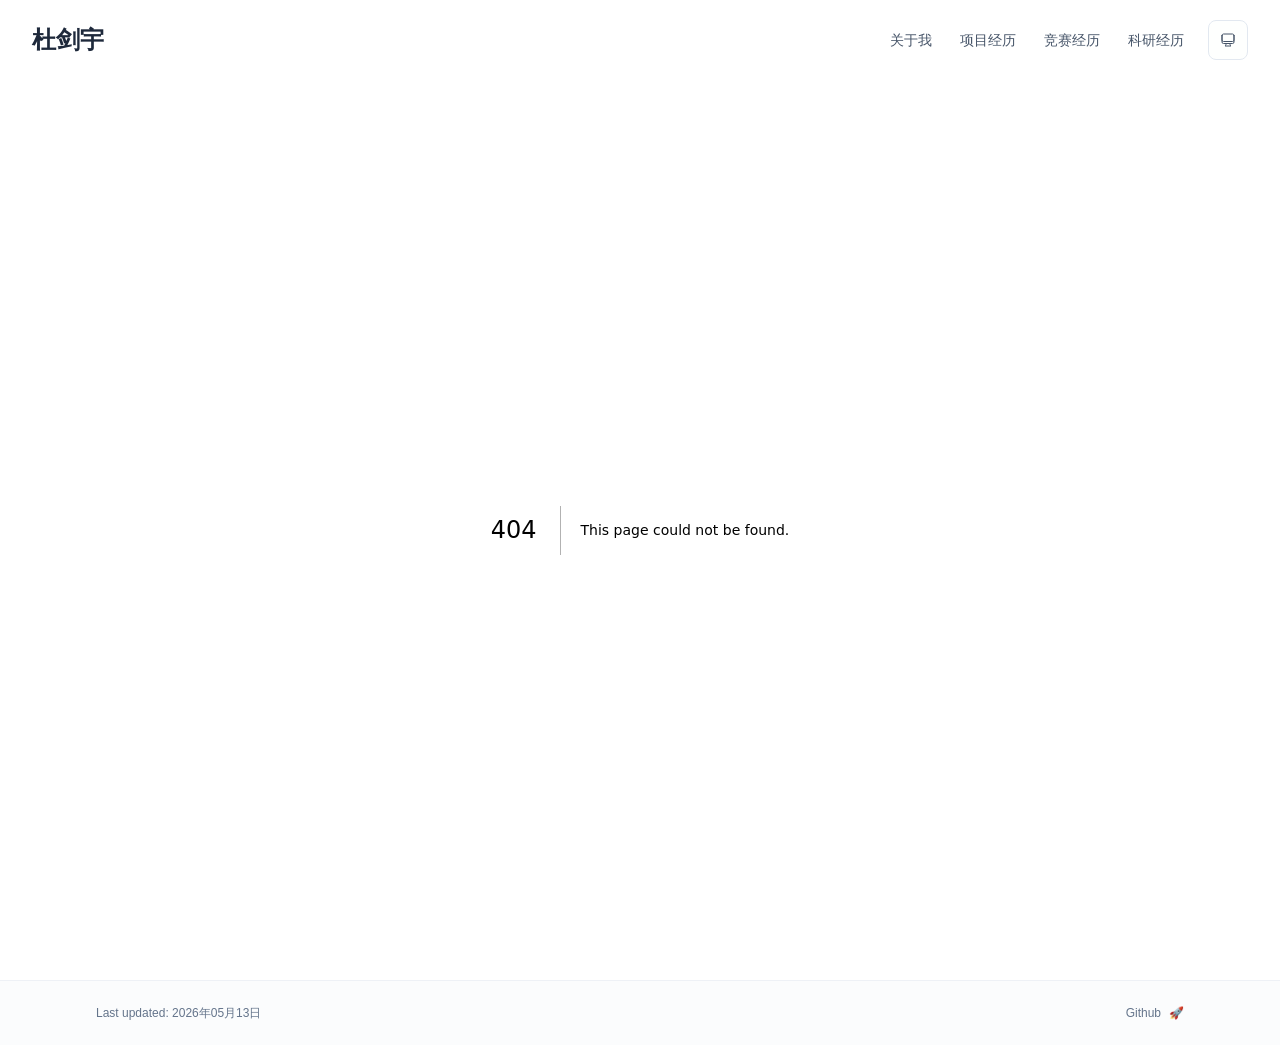
<file: 404/index.html>
<!DOCTYPE html><html lang="en" class="scroll-smooth"><head><meta charSet="utf-8"/><meta name="viewport" content="width=device-width, initial-scale=1"/><link rel="stylesheet" href="/_next/static/css/2c443dc10fea900f.css" data-precedence="next"/><link rel="preload" as="script" fetchPriority="low" href="/_next/static/chunks/webpack-af78f5c2c11af041.js"/><script src="/_next/static/chunks/4bd1b696-70b6d399998de86a.js" async=""></script><script src="/_next/static/chunks/684-5aaa8290a129f299.js" async=""></script><script src="/_next/static/chunks/main-app-0c5c47f20a03ae47.js" async=""></script><script src="/_next/static/chunks/461-a9a5d7b05a71d978.js" async=""></script><script src="/_next/static/chunks/244-4831b58e8cf43dd3.js" async=""></script><script src="/_next/static/chunks/629-402ea8118379aab0.js" async=""></script><script src="/_next/static/chunks/app/layout-4342220c64546e56.js" async=""></script><meta name="robots" content="noindex"/><title>404: This page could not be found.</title><link rel="icon" href="/favicon.svg" type="image/svg+xml"/><link rel="dns-prefetch" href="https://jialeliu.com"/><link rel="preconnect" href="https://jialeliu.com" crossorigin=""/><link rel="preload" as="font" type="font/woff2" href="https://jialeliu.com/fonts/georgiab.woff2" crossorigin=""/><script>
              try {
                const theme = localStorage.getItem('theme-storage');
                const parsed = theme ? JSON.parse(theme) : null;
                const setting = parsed?.state?.theme || 'system';
                const prefersDark = typeof window !== 'undefined' && window.matchMedia && window.matchMedia('(prefers-color-scheme: dark)').matches;
                const effective = setting === 'dark' ? 'dark' : (setting === 'light' ? 'light' : (prefersDark ? 'dark' : 'light'));
                var root = document.documentElement;
                root.classList.add(effective);
                root.setAttribute('data-theme', effective);
              } catch (e) {
                var root = document.documentElement;
                root.classList.add('light');
                root.setAttribute('data-theme', 'light');
              }
            </script><script>
    try {
      const cfg = {"enabled":false,"locales":["en"],"defaultLocale":"en","mode":"auto","fixedLocale":"en","persist":true,"switcher":true,"labels":{"en":"en"}};
      const storageKey = 'locale-storage';
      const normalize = (value) => typeof value === 'string' ? value.trim().replace('_', '-').toLowerCase() : '';
      const matchLocale = (candidate) => {
        const normalized = normalize(candidate);
        if (!normalized) return null;
        if (cfg.locales.includes(normalized)) return normalized;
        const language = normalized.split('-')[0];
        if (cfg.locales.includes(language)) return language;
        return null;
      };

      let resolved = null;

      if (cfg.persist) {
        resolved = matchLocale(localStorage.getItem(storageKey));
      }

      if (!resolved) {
        if (cfg.mode === 'fixed') {
          resolved = cfg.fixedLocale;
        } else {
          resolved = matchLocale(navigator.language);
        }
      }

      if (!resolved) {
        resolved = cfg.defaultLocale;
      }

      const root = document.documentElement;
      root.lang = resolved;
      root.setAttribute('data-locale', resolved);

      if (cfg.persist) {
        localStorage.setItem(storageKey, resolved);
      }
    } catch (e) {
      const root = document.documentElement;
      root.lang = 'en';
      root.setAttribute('data-locale', 'en');
    }
  </script><script>
              (function(c,l,a,r,i,t,y){
                c[a]=c[a]||function(){(c[a].q=c[a].q||[]).push(arguments)};
                t=l.createElement(r);t.async=1;t.src="https://www.clarity.ms/tag/"+i;
                y=l.getElementsByTagName(r)[0];y.parentNode.insertBefore(t,y);
              })(window, document, "clarity", "script", "wr0d6cjcry");
            </script><title>杜剑宇</title><meta name="description" content="个人主页"/><meta name="author" content="杜剑宇"/><meta name="keywords" content="杜剑宇,PhD,Research,北京理工大学"/><meta name="creator" content="杜剑宇"/><meta name="publisher" content="杜剑宇"/><meta property="og:title" content="杜剑宇"/><meta property="og:description" content="个人主页"/><meta property="og:site_name" content="杜剑宇&#x27;s Academic Website"/><meta property="og:locale" content="en_US"/><meta property="og:type" content="website"/><meta name="twitter:card" content="summary"/><meta name="twitter:title" content="杜剑宇"/><meta name="twitter:description" content="个人主页"/><link rel="icon" href="/favicon.svg"/><script>document.querySelectorAll('body link[rel="icon"], body link[rel="apple-touch-icon"]').forEach(el => document.head.appendChild(el))</script><script src="/_next/static/chunks/polyfills-42372ed130431b0a.js" noModule=""></script></head><body class="font-sans antialiased"><div style="visibility:hidden"><nav class="fixed top-0 left-0 right-0 z-50" data-headlessui-state=""><div class="transition-all duration-300 ease-out bg-transparent" style="transform:translateY(-100px)"><div class="max-w-7xl mx-auto px-4 sm:px-6 lg:px-8"><div class="flex justify-between items-center h-16 lg:h-20"><div class="flex-shrink-0" tabindex="0"><a class="text-xl lg:text-2xl font-serif font-semibold text-primary hover:text-accent transition-colors duration-200" href="/">杜剑宇</a></div><div class="hidden lg:block"><div class="ml-10 flex items-center space-x-3"><div class="relative flex items-baseline space-x-1"><a data-nav-href="/" class="relative px-3 py-2 text-sm font-medium rounded-lg transition-colors duration-150 text-neutral-600" href="/">关于我</a><a data-nav-href="/teaching" class="relative px-3 py-2 text-sm font-medium rounded-lg transition-colors duration-150 text-neutral-600" href="/teaching/">项目经历</a><a data-nav-href="/awards" class="relative px-3 py-2 text-sm font-medium rounded-lg transition-colors duration-150 text-neutral-600" href="/awards/">竞赛经历</a><a data-nav-href="/publications" class="relative px-3 py-2 text-sm font-medium rounded-lg transition-colors duration-150 text-neutral-600" href="/publications/">科研经历</a></div><div class="flex items-center justify-center w-10 h-10 rounded-lg border border-neutral-200 dark:border-[rgba(148,163,184,0.24)] bg-background dark:bg-neutral-800"><div class="w-4 h-4 rounded-full bg-neutral-300 animate-pulse"></div></div></div></div><div class="lg:hidden flex items-center space-x-2"><div class="flex items-center justify-center w-10 h-10 rounded-lg border border-neutral-200 dark:border-[rgba(148,163,184,0.24)] bg-background dark:bg-neutral-800"><div class="w-4 h-4 rounded-full bg-neutral-300 animate-pulse"></div></div><button class="inline-flex items-center justify-center p-2 rounded-md text-neutral-600 hover:text-primary hover:bg-neutral-100 dark:hover:bg-neutral-800 focus:outline-none focus:ring-2 focus:ring-inset focus:ring-accent transition-colors duration-200" id="headlessui-disclosure-button-«R7pdb»" type="button" aria-expanded="false" data-headlessui-state=""><span class="sr-only">Open main menu</span><div><svg xmlns="http://www.w3.org/2000/svg" fill="none" viewBox="0 0 24 24" stroke-width="1.5" stroke="currentColor" aria-hidden="true" data-slot="icon" class="block h-6 w-6"><path stroke-linecap="round" stroke-linejoin="round" d="M3.75 6.75h16.5M3.75 12h16.5m-16.5 5.25h16.5"></path></svg></div></button></div></div></div></div></nav><main class="min-h-screen pt-16 lg:pt-20"><div style="font-family:system-ui,&quot;Segoe UI&quot;,Roboto,Helvetica,Arial,sans-serif,&quot;Apple Color Emoji&quot;,&quot;Segoe UI Emoji&quot;;height:100vh;text-align:center;display:flex;flex-direction:column;align-items:center;justify-content:center"><div><style>body{color:#000;background:#fff;margin:0}.next-error-h1{border-right:1px solid rgba(0,0,0,.3)}@media (prefers-color-scheme:dark){body{color:#fff;background:#000}.next-error-h1{border-right:1px solid rgba(255,255,255,.3)}}</style><h1 class="next-error-h1" style="display:inline-block;margin:0 20px 0 0;padding:0 23px 0 0;font-size:24px;font-weight:500;vertical-align:top;line-height:49px">404</h1><div style="display:inline-block"><h2 style="font-size:14px;font-weight:400;line-height:49px;margin:0">This page could not be found.</h2></div></div></div><!--$--><!--/$--><!--$--><!--/$--></main><footer class="border-t border-neutral-200/50 bg-neutral-50/50 dark:bg-neutral-900/50 dark:border-neutral-700/50"><div class="max-w-6xl mx-auto px-4 sm:px-6 lg:px-8 py-6"><div class="flex flex-col sm:flex-row justify-between items-center gap-2"><p class="text-xs text-neutral-500">Last updated<!-- -->: <!-- -->2026年05月13日</p><p class="text-xs text-neutral-500 flex items-center"><a href="https://github.com/WanlingMu" target="_blank" rel="noopener noreferrer" class="hover:text-accent transition-colors">Github</a><span class="ml-2">🚀</span></p></div></div></footer></div><script src="/_next/static/chunks/webpack-af78f5c2c11af041.js" async=""></script><script>(self.__next_f=self.__next_f||[]).push([0])</script><script>self.__next_f.push([1,"1:\"$Sreact.fragment\"\n3:I[3719,[\"461\",\"static/chunks/461-a9a5d7b05a71d978.js\",\"244\",\"static/chunks/244-4831b58e8cf43dd3.js\",\"629\",\"static/chunks/629-402ea8118379aab0.js\",\"177\",\"static/chunks/app/layout-4342220c64546e56.js\"],\"ThemeProvider\"]\n4:I[310,[\"461\",\"static/chunks/461-a9a5d7b05a71d978.js\",\"244\",\"static/chunks/244-4831b58e8cf43dd3.js\",\"629\",\"static/chunks/629-402ea8118379aab0.js\",\"177\",\"static/chunks/app/layout-4342220c64546e56.js\"],\"LocaleProvider\"]\n5:I[4574,[\"461\",\"static/chunks/461-a9a5d7b05a71d978.js\",\"244\",\"static/chunks/244-4831b58e8cf43dd3.js\",\"629\",\"static/chunks/629-402ea8118379aab0.js\",\"177\",\"static/chunks/app/layout-4342220c64546e56.js\"],\"default\"]\n6:I[7555,[],\"\"]\n7:I[1295,[],\"\"]\n8:I[2548,[\"461\",\"static/chunks/461-a9a5d7b05a71d978.js\",\"244\",\"static/chunks/244-4831b58e8cf43dd3.js\",\"629\",\"static/chunks/629-402ea8118379aab0.js\",\"177\",\"static/chunks/app/layout-4342220c64546e56.js\"],\"default\"]\n9:I[9665,[],\"MetadataBoundary\"]\nb:I[9665,[],\"OutletBoundary\"]\ne:I[4911,[],\"AsyncMetadataOutlet\"]\n10:I[9665,[],\"ViewportBoundary\"]\n12:I[6614,[],\"\"]\n:HL[\"/_next/static/css/2c443dc10fea900f.css\",\"style\"]\n2:T579,\n    try {\n      const cfg = {\"enabled\":false,\"locales\":[\"en\"],\"defaultLocale\":\"en\",\"mode\":\"auto\",\"fixedLocale\":\"en\",\"persist\":true,\"switcher\":true,\"labels\":{\"en\":\"en\"}};\n      const storageKey = 'locale-storage';\n      const normalize = (value) =\u003e typeof value === 'string' ? value.trim().replace('_', '-').toLowerCase() : '';\n      const matchLocale = (candidate) =\u003e {\n        const normalized = normalize(candidate);\n        if (!normalized) return null;\n        if (cfg.locales.includes(normalized)) return normalized;\n        const language = normalized.split('-')[0];\n        if (cfg.locales.includes(language)) return language;\n        return null;\n      };\n\n      let resolved = null;\n\n      if (cfg.persist) {\n        resolved = matchLocale(localStorage.getItem(storageKey));\n      }\n\n      if (!resolved) {\n        if (cfg.mode === 'fixed') {\n          resolved = cfg.fixedLocale;\n        } else {\n          resol"])</script><script>self.__next_f.push([1,"ved = matchLocale(navigator.language);\n        }\n      }\n\n      if (!resolved) {\n        resolved = cfg.defaultLocale;\n      }\n\n      const root = document.documentElement;\n      root.lang = resolved;\n      root.setAttribute('data-locale', resolved);\n\n      if (cfg.persist) {\n        localStorage.setItem(storageKey, resolved);\n      }\n    } catch (e) {\n      const root = document.documentElement;\n      root.lang = 'en';\n      root.setAttribute('data-locale', 'en');\n    }\n  "])</script><script>self.__next_f.push([1,"0:{\"P\":null,\"b\":\"Jc8arTrcCLXsqeOPu9hVr\",\"p\":\"\",\"c\":[\"\",\"_not-found\",\"\"],\"i\":false,\"f\":[[[\"\",{\"children\":[\"/_not-found\",{\"children\":[\"__PAGE__\",{}]}]},\"$undefined\",\"$undefined\",true],[\"\",[\"$\",\"$1\",\"c\",{\"children\":[[[\"$\",\"link\",\"0\",{\"rel\":\"stylesheet\",\"href\":\"/_next/static/css/2c443dc10fea900f.css\",\"precedence\":\"next\",\"crossOrigin\":\"$undefined\",\"nonce\":\"$undefined\"}]],[\"$\",\"html\",null,{\"lang\":\"en\",\"className\":\"scroll-smooth\",\"suppressHydrationWarning\":true,\"children\":[[\"$\",\"head\",null,{\"children\":[[\"$\",\"link\",null,{\"rel\":\"icon\",\"href\":\"/favicon.svg\",\"type\":\"image/svg+xml\"}],[\"$\",\"link\",null,{\"rel\":\"dns-prefetch\",\"href\":\"https://jialeliu.com\"}],[\"$\",\"link\",null,{\"rel\":\"preconnect\",\"href\":\"https://jialeliu.com\",\"crossOrigin\":\"\"}],[\"$\",\"link\",null,{\"rel\":\"preload\",\"as\":\"font\",\"type\":\"font/woff2\",\"href\":\"https://jialeliu.com/fonts/georgiab.woff2\",\"crossOrigin\":\"\"}],[\"$\",\"script\",null,{\"dangerouslySetInnerHTML\":{\"__html\":\"\\n              try {\\n                const theme = localStorage.getItem('theme-storage');\\n                const parsed = theme ? JSON.parse(theme) : null;\\n                const setting = parsed?.state?.theme || 'system';\\n                const prefersDark = typeof window !== 'undefined' \u0026\u0026 window.matchMedia \u0026\u0026 window.matchMedia('(prefers-color-scheme: dark)').matches;\\n                const effective = setting === 'dark' ? 'dark' : (setting === 'light' ? 'light' : (prefersDark ? 'dark' : 'light'));\\n                var root = document.documentElement;\\n                root.classList.add(effective);\\n                root.setAttribute('data-theme', effective);\\n              } catch (e) {\\n                var root = document.documentElement;\\n                root.classList.add('light');\\n                root.setAttribute('data-theme', 'light');\\n              }\\n            \"}}],[\"$\",\"script\",null,{\"dangerouslySetInnerHTML\":{\"__html\":\"$2\"}}],[\"$\",\"script\",null,{\"dangerouslySetInnerHTML\":{\"__html\":\"\\n              (function(c,l,a,r,i,t,y){\\n                c[a]=c[a]||function(){(c[a].q=c[a].q||[]).push(arguments)};\\n                t=l.createElement(r);t.async=1;t.src=\\\"https://www.clarity.ms/tag/\\\"+i;\\n                y=l.getElementsByTagName(r)[0];y.parentNode.insertBefore(t,y);\\n              })(window, document, \\\"clarity\\\", \\\"script\\\", \\\"wr0d6cjcry\\\");\\n            \"}}]]}],[\"$\",\"body\",null,{\"className\":\"font-sans antialiased\",\"children\":[\"$\",\"$L3\",null,{\"children\":[\"$\",\"$L4\",null,{\"config\":{\"enabled\":false,\"locales\":[\"en\"],\"defaultLocale\":\"en\",\"mode\":\"auto\",\"fixedLocale\":\"en\",\"persist\":true,\"switcher\":true,\"labels\":{\"en\":\"en\"}},\"children\":[[\"$\",\"$L5\",null,{\"items\":[{\"title\":\"关于我\",\"type\":\"page\",\"target\":\"about\",\"href\":\"/\"},{\"title\":\"项目经历\",\"type\":\"page\",\"target\":\"teaching\",\"href\":\"/teaching\"},{\"title\":\"竞赛经历\",\"type\":\"page\",\"target\":\"awards\",\"href\":\"/awards\"},{\"title\":\"科研经历\",\"type\":\"page\",\"target\":\"publications\",\"href\":\"/publications\"}],\"siteTitle\":\"杜剑宇\",\"enableOnePageMode\":false,\"i18n\":\"$0:f:0:1:1:props:children:1:props:children:1:props:children:props:children:props:config\",\"itemsByLocale\":{\"en\":[{\"title\":\"关于我\",\"type\":\"page\",\"target\":\"about\",\"href\":\"/\"},{\"title\":\"项目经历\",\"type\":\"page\",\"target\":\"teaching\",\"href\":\"/teaching\"},{\"title\":\"竞赛经历\",\"type\":\"page\",\"target\":\"awards\",\"href\":\"/awards\"},{\"title\":\"科研经历\",\"type\":\"page\",\"target\":\"publications\",\"href\":\"/publications\"}]},\"siteTitleByLocale\":{\"en\":\"杜剑宇\"}}],[\"$\",\"main\",null,{\"className\":\"min-h-screen pt-16 lg:pt-20\",\"children\":[\"$\",\"$L6\",null,{\"parallelRouterKey\":\"children\",\"error\":\"$undefined\",\"errorStyles\":\"$undefined\",\"errorScripts\":\"$undefined\",\"template\":[\"$\",\"$L7\",null,{}],\"templateStyles\":\"$undefined\",\"templateScripts\":\"$undefined\",\"notFound\":[[[\"$\",\"title\",null,{\"children\":\"404: This page could not be found.\"}],[\"$\",\"div\",null,{\"style\":{\"fontFamily\":\"system-ui,\\\"Segoe UI\\\",Roboto,Helvetica,Arial,sans-serif,\\\"Apple Color Emoji\\\",\\\"Segoe UI Emoji\\\"\",\"height\":\"100vh\",\"textAlign\":\"center\",\"display\":\"flex\",\"flexDirection\":\"column\",\"alignItems\":\"center\",\"justifyContent\":\"center\"},\"children\":[\"$\",\"div\",null,{\"children\":[[\"$\",\"style\",null,{\"dangerouslySetInnerHTML\":{\"__html\":\"body{color:#000;background:#fff;margin:0}.next-error-h1{border-right:1px solid rgba(0,0,0,.3)}@media (prefers-color-scheme:dark){body{color:#fff;background:#000}.next-error-h1{border-right:1px solid rgba(255,255,255,.3)}}\"}}],[\"$\",\"h1\",null,{\"className\":\"next-error-h1\",\"style\":{\"display\":\"inline-block\",\"margin\":\"0 20px 0 0\",\"padding\":\"0 23px 0 0\",\"fontSize\":24,\"fontWeight\":500,\"verticalAlign\":\"top\",\"lineHeight\":\"49px\"},\"children\":404}],[\"$\",\"div\",null,{\"style\":{\"display\":\"inline-block\"},\"children\":[\"$\",\"h2\",null,{\"style\":{\"fontSize\":14,\"fontWeight\":400,\"lineHeight\":\"49px\",\"margin\":0},\"children\":\"This page could not be found.\"}]}]]}]}]],[]],\"forbidden\":\"$undefined\",\"unauthorized\":\"$undefined\"}]}],[\"$\",\"$L8\",null,{\"footerConfig\":{\"left\":{\"title\":\"Last updated\",\"title_zh\":\"最近更新\",\"content\":\"2026年05月13日\"},\"right\":{\"title\":\"Github\",\"title_zh\":\"Github\",\"icon\":\"🚀\",\"url\":\"https://github.com/WanlingMu\"}}}]]}]}]}]]}]]}],{\"children\":[\"/_not-found\",[\"$\",\"$1\",\"c\",{\"children\":[null,[\"$\",\"$L6\",null,{\"parallelRouterKey\":\"children\",\"error\":\"$undefined\",\"errorStyles\":\"$undefined\",\"errorScripts\":\"$undefined\",\"template\":[\"$\",\"$L7\",null,{}],\"templateStyles\":\"$undefined\",\"templateScripts\":\"$undefined\",\"notFound\":\"$undefined\",\"forbidden\":\"$undefined\",\"unauthorized\":\"$undefined\"}]]}],{\"children\":[\"__PAGE__\",[\"$\",\"$1\",\"c\",{\"children\":[[[\"$\",\"title\",null,{\"children\":\"404: This page could not be found.\"}],[\"$\",\"div\",null,{\"style\":\"$0:f:0:1:1:props:children:1:props:children:1:props:children:props:children:props:children:1:props:children:props:notFound:0:1:props:style\",\"children\":[\"$\",\"div\",null,{\"children\":[[\"$\",\"style\",null,{\"dangerouslySetInnerHTML\":{\"__html\":\"body{color:#000;background:#fff;margin:0}.next-error-h1{border-right:1px solid rgba(0,0,0,.3)}@media (prefers-color-scheme:dark){body{color:#fff;background:#000}.next-error-h1{border-right:1px solid rgba(255,255,255,.3)}}\"}}],[\"$\",\"h1\",null,{\"className\":\"next-error-h1\",\"style\":\"$0:f:0:1:1:props:children:1:props:children:1:props:children:props:children:props:children:1:props:children:props:notFound:0:1:props:children:props:children:1:props:style\",\"children\":404}],[\"$\",\"div\",null,{\"style\":\"$0:f:0:1:1:props:children:1:props:children:1:props:children:props:children:props:children:1:props:children:props:notFound:0:1:props:children:props:children:2:props:style\",\"children\":[\"$\",\"h2\",null,{\"style\":\"$0:f:0:1:1:props:children:1:props:children:1:props:children:props:children:props:children:1:props:children:props:notFound:0:1:props:children:props:children:2:props:children:props:style\",\"children\":\"This page could not be found.\"}]}]]}]}]],[\"$\",\"$L9\",null,{\"children\":\"$La\"}],null,[\"$\",\"$Lb\",null,{\"children\":[\"$Lc\",\"$Ld\",[\"$\",\"$Le\",null,{\"promise\":\"$@f\"}]]}]]}],{},null,false]},null,false]},null,false],[\"$\",\"$1\",\"h\",{\"children\":[[\"$\",\"meta\",null,{\"name\":\"robots\",\"content\":\"noindex\"}],[\"$\",\"$1\",\"pftKwhx0JCWyBGk4ldvxw\",{\"children\":[[\"$\",\"$L10\",null,{\"children\":\"$L11\"}],null]}],null]}],false]],\"m\":\"$undefined\",\"G\":[\"$12\",\"$undefined\"],\"s\":false,\"S\":true}\n"])</script><script>self.__next_f.push([1,"13:\"$Sreact.suspense\"\n14:I[4911,[],\"AsyncMetadata\"]\na:[\"$\",\"$13\",null,{\"fallback\":null,\"children\":[\"$\",\"$L14\",null,{\"promise\":\"$@15\"}]}]\n"])</script><script>self.__next_f.push([1,"d:null\n"])</script><script>self.__next_f.push([1,"11:[[\"$\",\"meta\",\"0\",{\"charSet\":\"utf-8\"}],[\"$\",\"meta\",\"1\",{\"name\":\"viewport\",\"content\":\"width=device-width, initial-scale=1\"}]]\nc:null\n"])</script><script>self.__next_f.push([1,"15:{\"metadata\":[[\"$\",\"title\",\"0\",{\"children\":\"杜剑宇\"}],[\"$\",\"meta\",\"1\",{\"name\":\"description\",\"content\":\"个人主页\"}],[\"$\",\"meta\",\"2\",{\"name\":\"author\",\"content\":\"杜剑宇\"}],[\"$\",\"meta\",\"3\",{\"name\":\"keywords\",\"content\":\"杜剑宇,PhD,Research,北京理工大学\"}],[\"$\",\"meta\",\"4\",{\"name\":\"creator\",\"content\":\"杜剑宇\"}],[\"$\",\"meta\",\"5\",{\"name\":\"publisher\",\"content\":\"杜剑宇\"}],[\"$\",\"meta\",\"6\",{\"property\":\"og:title\",\"content\":\"杜剑宇\"}],[\"$\",\"meta\",\"7\",{\"property\":\"og:description\",\"content\":\"个人主页\"}],[\"$\",\"meta\",\"8\",{\"property\":\"og:site_name\",\"content\":\"杜剑宇's Academic Website\"}],[\"$\",\"meta\",\"9\",{\"property\":\"og:locale\",\"content\":\"en_US\"}],[\"$\",\"meta\",\"10\",{\"property\":\"og:type\",\"content\":\"website\"}],[\"$\",\"meta\",\"11\",{\"name\":\"twitter:card\",\"content\":\"summary\"}],[\"$\",\"meta\",\"12\",{\"name\":\"twitter:title\",\"content\":\"杜剑宇\"}],[\"$\",\"meta\",\"13\",{\"name\":\"twitter:description\",\"content\":\"个人主页\"}],[\"$\",\"link\",\"14\",{\"rel\":\"icon\",\"href\":\"/favicon.svg\"}]],\"error\":null,\"digest\":\"$undefined\"}\nf:{\"metadata\":\"$15:metadata\",\"error\":null,\"digest\":\"$undefined\"}\n"])</script></body></html>
</file>
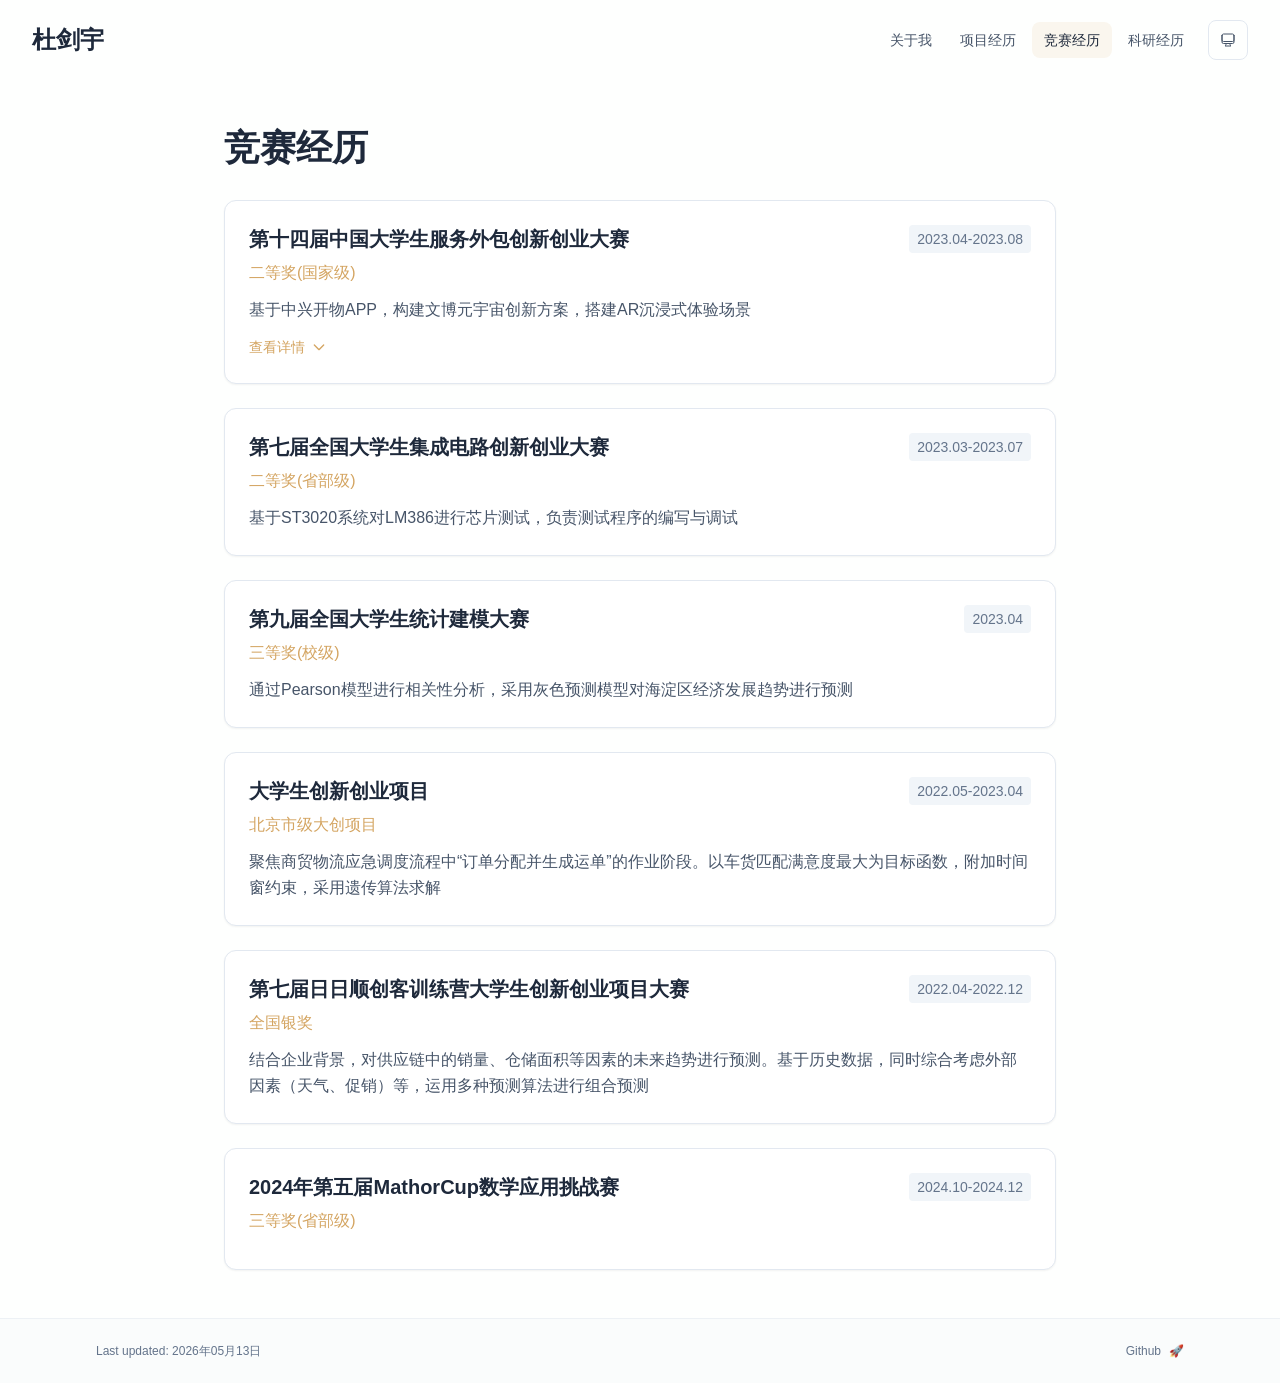
<file: awards/index.html>
<!DOCTYPE html><html lang="en" class="scroll-smooth"><head><meta charSet="utf-8"/><meta name="viewport" content="width=device-width, initial-scale=1"/><link rel="stylesheet" href="/_next/static/css/2c443dc10fea900f.css" data-precedence="next"/><link rel="preload" as="script" fetchPriority="low" href="/_next/static/chunks/webpack-af78f5c2c11af041.js"/><script src="/_next/static/chunks/4bd1b696-70b6d399998de86a.js" async=""></script><script src="/_next/static/chunks/684-5aaa8290a129f299.js" async=""></script><script src="/_next/static/chunks/main-app-0c5c47f20a03ae47.js" async=""></script><script src="/_next/static/chunks/461-a9a5d7b05a71d978.js" async=""></script><script src="/_next/static/chunks/244-4831b58e8cf43dd3.js" async=""></script><script src="/_next/static/chunks/629-402ea8118379aab0.js" async=""></script><script src="/_next/static/chunks/app/layout-4342220c64546e56.js" async=""></script><script src="/_next/static/chunks/135-a22e89a750b164b9.js" async=""></script><script src="/_next/static/chunks/823-f531658a81d68ef9.js" async=""></script><script src="/_next/static/chunks/748-2057530f3adc56b6.js" async=""></script><script src="/_next/static/chunks/app/%5Bslug%5D/page-06f4997dc4f9462b.js" async=""></script><link rel="icon" href="/favicon.svg" type="image/svg+xml"/><link rel="dns-prefetch" href="https://jialeliu.com"/><link rel="preconnect" href="https://jialeliu.com" crossorigin=""/><link rel="preload" as="font" type="font/woff2" href="https://jialeliu.com/fonts/georgiab.woff2" crossorigin=""/><script>
              try {
                const theme = localStorage.getItem('theme-storage');
                const parsed = theme ? JSON.parse(theme) : null;
                const setting = parsed?.state?.theme || 'system';
                const prefersDark = typeof window !== 'undefined' && window.matchMedia && window.matchMedia('(prefers-color-scheme: dark)').matches;
                const effective = setting === 'dark' ? 'dark' : (setting === 'light' ? 'light' : (prefersDark ? 'dark' : 'light'));
                var root = document.documentElement;
                root.classList.add(effective);
                root.setAttribute('data-theme', effective);
              } catch (e) {
                var root = document.documentElement;
                root.classList.add('light');
                root.setAttribute('data-theme', 'light');
              }
            </script><script>
    try {
      const cfg = {"enabled":false,"locales":["en"],"defaultLocale":"en","mode":"auto","fixedLocale":"en","persist":true,"switcher":true,"labels":{"en":"en"}};
      const storageKey = 'locale-storage';
      const normalize = (value) => typeof value === 'string' ? value.trim().replace('_', '-').toLowerCase() : '';
      const matchLocale = (candidate) => {
        const normalized = normalize(candidate);
        if (!normalized) return null;
        if (cfg.locales.includes(normalized)) return normalized;
        const language = normalized.split('-')[0];
        if (cfg.locales.includes(language)) return language;
        return null;
      };

      let resolved = null;

      if (cfg.persist) {
        resolved = matchLocale(localStorage.getItem(storageKey));
      }

      if (!resolved) {
        if (cfg.mode === 'fixed') {
          resolved = cfg.fixedLocale;
        } else {
          resolved = matchLocale(navigator.language);
        }
      }

      if (!resolved) {
        resolved = cfg.defaultLocale;
      }

      const root = document.documentElement;
      root.lang = resolved;
      root.setAttribute('data-locale', resolved);

      if (cfg.persist) {
        localStorage.setItem(storageKey, resolved);
      }
    } catch (e) {
      const root = document.documentElement;
      root.lang = 'en';
      root.setAttribute('data-locale', 'en');
    }
  </script><script>
              (function(c,l,a,r,i,t,y){
                c[a]=c[a]||function(){(c[a].q=c[a].q||[]).push(arguments)};
                t=l.createElement(r);t.async=1;t.src="https://www.clarity.ms/tag/"+i;
                y=l.getElementsByTagName(r)[0];y.parentNode.insertBefore(t,y);
              })(window, document, "clarity", "script", "wr0d6cjcry");
            </script><title>竞赛经历 | 杜剑宇</title><meta name="description" content=" "/><meta name="author" content="杜剑宇"/><meta name="keywords" content="杜剑宇,PhD,Research,北京理工大学"/><meta name="creator" content="杜剑宇"/><meta name="publisher" content="杜剑宇"/><meta property="og:title" content="杜剑宇"/><meta property="og:description" content="个人主页"/><meta property="og:site_name" content="杜剑宇&#x27;s Academic Website"/><meta property="og:locale" content="en_US"/><meta property="og:type" content="website"/><meta name="twitter:card" content="summary"/><meta name="twitter:title" content="杜剑宇"/><meta name="twitter:description" content="个人主页"/><link rel="icon" href="/favicon.svg"/><script>document.querySelectorAll('body link[rel="icon"], body link[rel="apple-touch-icon"]').forEach(el => document.head.appendChild(el))</script><script src="/_next/static/chunks/polyfills-42372ed130431b0a.js" noModule=""></script></head><body class="font-sans antialiased"><div style="visibility:hidden"><nav class="fixed top-0 left-0 right-0 z-50" data-headlessui-state=""><div class="transition-all duration-300 ease-out bg-transparent" style="transform:translateY(-100px)"><div class="max-w-7xl mx-auto px-4 sm:px-6 lg:px-8"><div class="flex justify-between items-center h-16 lg:h-20"><div class="flex-shrink-0" tabindex="0"><a class="text-xl lg:text-2xl font-serif font-semibold text-primary hover:text-accent transition-colors duration-200" href="/">杜剑宇</a></div><div class="hidden lg:block"><div class="ml-10 flex items-center space-x-3"><div class="relative flex items-baseline space-x-1"><a data-nav-href="/" class="relative px-3 py-2 text-sm font-medium rounded-lg transition-colors duration-150 text-neutral-600" href="/">关于我</a><a data-nav-href="/teaching" class="relative px-3 py-2 text-sm font-medium rounded-lg transition-colors duration-150 text-neutral-600" href="/teaching/">项目经历</a><a data-nav-href="/awards" class="relative px-3 py-2 text-sm font-medium rounded-lg transition-colors duration-150 text-primary" href="/awards/">竞赛经历</a><a data-nav-href="/publications" class="relative px-3 py-2 text-sm font-medium rounded-lg transition-colors duration-150 text-neutral-600" href="/publications/">科研经历</a></div><div class="flex items-center justify-center w-10 h-10 rounded-lg border border-neutral-200 dark:border-[rgba(148,163,184,0.24)] bg-background dark:bg-neutral-800"><div class="w-4 h-4 rounded-full bg-neutral-300 animate-pulse"></div></div></div></div><div class="lg:hidden flex items-center space-x-2"><div class="flex items-center justify-center w-10 h-10 rounded-lg border border-neutral-200 dark:border-[rgba(148,163,184,0.24)] bg-background dark:bg-neutral-800"><div class="w-4 h-4 rounded-full bg-neutral-300 animate-pulse"></div></div><button class="inline-flex items-center justify-center p-2 rounded-md text-neutral-600 hover:text-primary hover:bg-neutral-100 dark:hover:bg-neutral-800 focus:outline-none focus:ring-2 focus:ring-inset focus:ring-accent transition-colors duration-200" id="headlessui-disclosure-button-«R7pdb»" type="button" aria-expanded="false" data-headlessui-state=""><span class="sr-only">Open main menu</span><div><svg xmlns="http://www.w3.org/2000/svg" fill="none" viewBox="0 0 24 24" stroke-width="1.5" stroke="currentColor" aria-hidden="true" data-slot="icon" class="block h-6 w-6"><path stroke-linecap="round" stroke-linejoin="round" d="M3.75 6.75h16.5M3.75 12h16.5m-16.5 5.25h16.5"></path></svg></div></button></div></div></div></div></nav><main class="min-h-screen pt-16 lg:pt-20"><div class="max-w-4xl mx-auto px-4 sm:px-6 lg:px-8 py-12"><div style="opacity:0;transform:translateY(20px)"><div class="mb-8"><h1 class="text-4xl font-serif font-bold text-primary mb-4">竞赛经历</h1><div class="text-lg text-neutral-600 dark:text-neutral-500 max-w-2xl leading-relaxed"></div></div><div class="grid gap-6"><div class="bg-white dark:bg-neutral-900 p-6 rounded-xl shadow-sm border border-neutral-200 dark:border-neutral-800 hover:shadow-lg transition-all duration-200" style="opacity:0;transform:translateY(20px)"><div class="flex justify-between items-start mb-2"><h3 class="text-xl font-semibold text-primary">第十四届中国大学生服务外包创新创业大赛</h3><span class="text-sm text-neutral-500 font-medium bg-neutral-100 dark:bg-neutral-800 px-2 py-1 rounded">2023.04-2023.08</span></div><p class="text-base text-accent font-medium mb-3">二等奖(国家级)</p><div class="text-base text-neutral-600 dark:text-neutral-500 leading-relaxed"><p class="mb-3 last:mb-0">基于中兴开物APP，构建文博元宇宙创新方案，搭建AR沉浸式体验场景</p></div><div class="mt-3"><button class="inline-flex items-center gap-1.5 text-sm text-accent hover:text-accent-dark font-medium transition-colors">查看详情<svg class="w-4 h-4 transition-transform duration-200 " fill="none" viewBox="0 0 24 24" stroke="currentColor" stroke-width="2"><path stroke-linecap="round" stroke-linejoin="round" d="M19 9l-7 7-7-7"></path></svg></button></div></div><div class="bg-white dark:bg-neutral-900 p-6 rounded-xl shadow-sm border border-neutral-200 dark:border-neutral-800 hover:shadow-lg transition-all duration-200" style="opacity:0;transform:translateY(20px)"><div class="flex justify-between items-start mb-2"><h3 class="text-xl font-semibold text-primary">第七届全国大学生集成电路创新创业大赛</h3><span class="text-sm text-neutral-500 font-medium bg-neutral-100 dark:bg-neutral-800 px-2 py-1 rounded">2023.03-2023.07</span></div><p class="text-base text-accent font-medium mb-3">二等奖(省部级)</p><div class="text-base text-neutral-600 dark:text-neutral-500 leading-relaxed"><p class="mb-3 last:mb-0">基于ST3020系统对LM386进行芯片测试，负责测试程序的编写与调试</p></div></div><div class="bg-white dark:bg-neutral-900 p-6 rounded-xl shadow-sm border border-neutral-200 dark:border-neutral-800 hover:shadow-lg transition-all duration-200" style="opacity:0;transform:translateY(20px)"><div class="flex justify-between items-start mb-2"><h3 class="text-xl font-semibold text-primary">第九届全国大学生统计建模大赛</h3><span class="text-sm text-neutral-500 font-medium bg-neutral-100 dark:bg-neutral-800 px-2 py-1 rounded">2023.04</span></div><p class="text-base text-accent font-medium mb-3">三等奖(校级)</p><div class="text-base text-neutral-600 dark:text-neutral-500 leading-relaxed"><p class="mb-3 last:mb-0">通过Pearson模型进行相关性分析，采用灰色预测模型对海淀区经济发展趋势进行预测</p></div></div><div class="bg-white dark:bg-neutral-900 p-6 rounded-xl shadow-sm border border-neutral-200 dark:border-neutral-800 hover:shadow-lg transition-all duration-200" style="opacity:0;transform:translateY(20px)"><div class="flex justify-between items-start mb-2"><h3 class="text-xl font-semibold text-primary">大学生创新创业项目</h3><span class="text-sm text-neutral-500 font-medium bg-neutral-100 dark:bg-neutral-800 px-2 py-1 rounded">2022.05-2023.04</span></div><p class="text-base text-accent font-medium mb-3">北京市级大创项目</p><div class="text-base text-neutral-600 dark:text-neutral-500 leading-relaxed"><p class="mb-3 last:mb-0">聚焦商贸物流应急调度流程中“订单分配并生成运单”的作业阶段。以车货匹配满意度最大为目标函数，附加时间窗约束，采用遗传算法求解</p></div></div><div class="bg-white dark:bg-neutral-900 p-6 rounded-xl shadow-sm border border-neutral-200 dark:border-neutral-800 hover:shadow-lg transition-all duration-200" style="opacity:0;transform:translateY(20px)"><div class="flex justify-between items-start mb-2"><h3 class="text-xl font-semibold text-primary">第七届日日顺创客训练营大学生创新创业项目大赛</h3><span class="text-sm text-neutral-500 font-medium bg-neutral-100 dark:bg-neutral-800 px-2 py-1 rounded">2022.04-2022.12</span></div><p class="text-base text-accent font-medium mb-3">全国银奖</p><div class="text-base text-neutral-600 dark:text-neutral-500 leading-relaxed"><p class="mb-3 last:mb-0">结合企业背景，对供应链中的销量、仓储面积等因素的未来趋势进行预测。基于历史数据，同时综合考虑外部因素（天气、促销）等，运用多种预测算法进行组合预测</p></div></div><div class="bg-white dark:bg-neutral-900 p-6 rounded-xl shadow-sm border border-neutral-200 dark:border-neutral-800 hover:shadow-lg transition-all duration-200" style="opacity:0;transform:translateY(20px)"><div class="flex justify-between items-start mb-2"><h3 class="text-xl font-semibold text-primary">2024年第五届MathorCup数学应用挑战赛</h3><span class="text-sm text-neutral-500 font-medium bg-neutral-100 dark:bg-neutral-800 px-2 py-1 rounded">2024.10-2024.12</span></div><p class="text-base text-accent font-medium mb-3">三等奖(省部级)</p></div></div></div></div><!--$--><!--/$--><!--$--><!--/$--></main><footer class="border-t border-neutral-200/50 bg-neutral-50/50 dark:bg-neutral-900/50 dark:border-neutral-700/50"><div class="max-w-6xl mx-auto px-4 sm:px-6 lg:px-8 py-6"><div class="flex flex-col sm:flex-row justify-between items-center gap-2"><p class="text-xs text-neutral-500">Last updated<!-- -->: <!-- -->2026年05月13日</p><p class="text-xs text-neutral-500 flex items-center"><a href="https://github.com/WanlingMu" target="_blank" rel="noopener noreferrer" class="hover:text-accent transition-colors">Github</a><span class="ml-2">🚀</span></p></div></div></footer></div><script src="/_next/static/chunks/webpack-af78f5c2c11af041.js" async=""></script><script>(self.__next_f=self.__next_f||[]).push([0])</script><script>self.__next_f.push([1,"1:\"$Sreact.fragment\"\n3:I[3719,[\"461\",\"static/chunks/461-a9a5d7b05a71d978.js\",\"244\",\"static/chunks/244-4831b58e8cf43dd3.js\",\"629\",\"static/chunks/629-402ea8118379aab0.js\",\"177\",\"static/chunks/app/layout-4342220c64546e56.js\"],\"ThemeProvider\"]\n4:I[310,[\"461\",\"static/chunks/461-a9a5d7b05a71d978.js\",\"244\",\"static/chunks/244-4831b58e8cf43dd3.js\",\"629\",\"static/chunks/629-402ea8118379aab0.js\",\"177\",\"static/chunks/app/layout-4342220c64546e56.js\"],\"LocaleProvider\"]\n5:I[4574,[\"461\",\"static/chunks/461-a9a5d7b05a71d978.js\",\"244\",\"static/chunks/244-4831b58e8cf43dd3.js\",\"629\",\"static/chunks/629-402ea8118379aab0.js\",\"177\",\"static/chunks/app/layout-4342220c64546e56.js\"],\"default\"]\n6:I[7555,[],\"\"]\n7:I[1295,[],\"\"]\n8:I[2548,[\"461\",\"static/chunks/461-a9a5d7b05a71d978.js\",\"244\",\"static/chunks/244-4831b58e8cf43dd3.js\",\"629\",\"static/chunks/629-402ea8118379aab0.js\",\"177\",\"static/chunks/app/layout-4342220c64546e56.js\"],\"default\"]\na:I[9665,[],\"MetadataBoundary\"]\nc:I[9665,[],\"OutletBoundary\"]\nf:I[4911,[],\"AsyncMetadataOutlet\"]\n11:I[9665,[],\"ViewportBoundary\"]\n13:I[6614,[],\"\"]\n:HL[\"/_next/static/css/2c443dc10fea900f.css\",\"style\"]\n2:T579,\n    try {\n      const cfg = {\"enabled\":false,\"locales\":[\"en\"],\"defaultLocale\":\"en\",\"mode\":\"auto\",\"fixedLocale\":\"en\",\"persist\":true,\"switcher\":true,\"labels\":{\"en\":\"en\"}};\n      const storageKey = 'locale-storage';\n      const normalize = (value) =\u003e typeof value === 'string' ? value.trim().replace('_', '-').toLowerCase() : '';\n      const matchLocale = (candidate) =\u003e {\n        const normalized = normalize(candidate);\n        if (!normalized) return null;\n        if (cfg.locales.includes(normalized)) return normalized;\n        const language = normalized.split('-')[0];\n        if (cfg.locales.includes(language)) return language;\n        return null;\n      };\n\n      let resolved = null;\n\n      if (cfg.persist) {\n        resolved = matchLocale(localStorage.getItem(storageKey));\n      }\n\n      if (!resolved) {\n        if (cfg.mode === 'fixed') {\n          resolved = cfg.fixedLocale;\n        } else {\n          resol"])</script><script>self.__next_f.push([1,"ved = matchLocale(navigator.language);\n        }\n      }\n\n      if (!resolved) {\n        resolved = cfg.defaultLocale;\n      }\n\n      const root = document.documentElement;\n      root.lang = resolved;\n      root.setAttribute('data-locale', resolved);\n\n      if (cfg.persist) {\n        localStorage.setItem(storageKey, resolved);\n      }\n    } catch (e) {\n      const root = document.documentElement;\n      root.lang = 'en';\n      root.setAttribute('data-locale', 'en');\n    }\n  "])</script><script>self.__next_f.push([1,"0:{\"P\":null,\"b\":\"Jc8arTrcCLXsqeOPu9hVr\",\"p\":\"\",\"c\":[\"\",\"awards\",\"\"],\"i\":false,\"f\":[[[\"\",{\"children\":[[\"slug\",\"awards\",\"d\"],{\"children\":[\"__PAGE__\",{}]}]},\"$undefined\",\"$undefined\",true],[\"\",[\"$\",\"$1\",\"c\",{\"children\":[[[\"$\",\"link\",\"0\",{\"rel\":\"stylesheet\",\"href\":\"/_next/static/css/2c443dc10fea900f.css\",\"precedence\":\"next\",\"crossOrigin\":\"$undefined\",\"nonce\":\"$undefined\"}]],[\"$\",\"html\",null,{\"lang\":\"en\",\"className\":\"scroll-smooth\",\"suppressHydrationWarning\":true,\"children\":[[\"$\",\"head\",null,{\"children\":[[\"$\",\"link\",null,{\"rel\":\"icon\",\"href\":\"/favicon.svg\",\"type\":\"image/svg+xml\"}],[\"$\",\"link\",null,{\"rel\":\"dns-prefetch\",\"href\":\"https://jialeliu.com\"}],[\"$\",\"link\",null,{\"rel\":\"preconnect\",\"href\":\"https://jialeliu.com\",\"crossOrigin\":\"\"}],[\"$\",\"link\",null,{\"rel\":\"preload\",\"as\":\"font\",\"type\":\"font/woff2\",\"href\":\"https://jialeliu.com/fonts/georgiab.woff2\",\"crossOrigin\":\"\"}],[\"$\",\"script\",null,{\"dangerouslySetInnerHTML\":{\"__html\":\"\\n              try {\\n                const theme = localStorage.getItem('theme-storage');\\n                const parsed = theme ? JSON.parse(theme) : null;\\n                const setting = parsed?.state?.theme || 'system';\\n                const prefersDark = typeof window !== 'undefined' \u0026\u0026 window.matchMedia \u0026\u0026 window.matchMedia('(prefers-color-scheme: dark)').matches;\\n                const effective = setting === 'dark' ? 'dark' : (setting === 'light' ? 'light' : (prefersDark ? 'dark' : 'light'));\\n                var root = document.documentElement;\\n                root.classList.add(effective);\\n                root.setAttribute('data-theme', effective);\\n              } catch (e) {\\n                var root = document.documentElement;\\n                root.classList.add('light');\\n                root.setAttribute('data-theme', 'light');\\n              }\\n            \"}}],[\"$\",\"script\",null,{\"dangerouslySetInnerHTML\":{\"__html\":\"$2\"}}],[\"$\",\"script\",null,{\"dangerouslySetInnerHTML\":{\"__html\":\"\\n              (function(c,l,a,r,i,t,y){\\n                c[a]=c[a]||function(){(c[a].q=c[a].q||[]).push(arguments)};\\n                t=l.createElement(r);t.async=1;t.src=\\\"https://www.clarity.ms/tag/\\\"+i;\\n                y=l.getElementsByTagName(r)[0];y.parentNode.insertBefore(t,y);\\n              })(window, document, \\\"clarity\\\", \\\"script\\\", \\\"wr0d6cjcry\\\");\\n            \"}}]]}],[\"$\",\"body\",null,{\"className\":\"font-sans antialiased\",\"children\":[\"$\",\"$L3\",null,{\"children\":[\"$\",\"$L4\",null,{\"config\":{\"enabled\":false,\"locales\":[\"en\"],\"defaultLocale\":\"en\",\"mode\":\"auto\",\"fixedLocale\":\"en\",\"persist\":true,\"switcher\":true,\"labels\":{\"en\":\"en\"}},\"children\":[[\"$\",\"$L5\",null,{\"items\":[{\"title\":\"关于我\",\"type\":\"page\",\"target\":\"about\",\"href\":\"/\"},{\"title\":\"项目经历\",\"type\":\"page\",\"target\":\"teaching\",\"href\":\"/teaching\"},{\"title\":\"竞赛经历\",\"type\":\"page\",\"target\":\"awards\",\"href\":\"/awards\"},{\"title\":\"科研经历\",\"type\":\"page\",\"target\":\"publications\",\"href\":\"/publications\"}],\"siteTitle\":\"杜剑宇\",\"enableOnePageMode\":false,\"i18n\":\"$0:f:0:1:1:props:children:1:props:children:1:props:children:props:children:props:config\",\"itemsByLocale\":{\"en\":[{\"title\":\"关于我\",\"type\":\"page\",\"target\":\"about\",\"href\":\"/\"},{\"title\":\"项目经历\",\"type\":\"page\",\"target\":\"teaching\",\"href\":\"/teaching\"},{\"title\":\"竞赛经历\",\"type\":\"page\",\"target\":\"awards\",\"href\":\"/awards\"},{\"title\":\"科研经历\",\"type\":\"page\",\"target\":\"publications\",\"href\":\"/publications\"}]},\"siteTitleByLocale\":{\"en\":\"杜剑宇\"}}],[\"$\",\"main\",null,{\"className\":\"min-h-screen pt-16 lg:pt-20\",\"children\":[\"$\",\"$L6\",null,{\"parallelRouterKey\":\"children\",\"error\":\"$undefined\",\"errorStyles\":\"$undefined\",\"errorScripts\":\"$undefined\",\"template\":[\"$\",\"$L7\",null,{}],\"templateStyles\":\"$undefined\",\"templateScripts\":\"$undefined\",\"notFound\":[[[\"$\",\"title\",null,{\"children\":\"404: This page could not be found.\"}],[\"$\",\"div\",null,{\"style\":{\"fontFamily\":\"system-ui,\\\"Segoe UI\\\",Roboto,Helvetica,Arial,sans-serif,\\\"Apple Color Emoji\\\",\\\"Segoe UI Emoji\\\"\",\"height\":\"100vh\",\"textAlign\":\"center\",\"display\":\"flex\",\"flexDirection\":\"column\",\"alignItems\":\"center\",\"justifyContent\":\"center\"},\"children\":[\"$\",\"div\",null,{\"children\":[[\"$\",\"style\",null,{\"dangerouslySetInnerHTML\":{\"__html\":\"body{color:#000;background:#fff;margin:0}.next-error-h1{border-right:1px solid rgba(0,0,0,.3)}@media (prefers-color-scheme:dark){body{color:#fff;background:#000}.next-error-h1{border-right:1px solid rgba(255,255,255,.3)}}\"}}],[\"$\",\"h1\",null,{\"className\":\"next-error-h1\",\"style\":{\"display\":\"inline-block\",\"margin\":\"0 20px 0 0\",\"padding\":\"0 23px 0 0\",\"fontSize\":24,\"fontWeight\":500,\"verticalAlign\":\"top\",\"lineHeight\":\"49px\"},\"children\":404}],[\"$\",\"div\",null,{\"style\":{\"display\":\"inline-block\"},\"children\":[\"$\",\"h2\",null,{\"style\":{\"fontSize\":14,\"fontWeight\":400,\"lineHeight\":\"49px\",\"margin\":0},\"children\":\"This page could not be found.\"}]}]]}]}]],[]],\"forbidden\":\"$undefined\",\"unauthorized\":\"$undefined\"}]}],[\"$\",\"$L8\",null,{\"footerConfig\":{\"left\":{\"title\":\"Last updated\",\"title_zh\":\"最近更新\",\"content\":\"2026年05月13日\"},\"right\":{\"title\":\"Github\",\"title_zh\":\"Github\",\"icon\":\"🚀\",\"url\":\"https://github.com/WanlingMu\"}}}]]}]}]}]]}]]}],{\"children\":[[\"slug\",\"awards\",\"d\"],[\"$\",\"$1\",\"c\",{\"children\":[null,[\"$\",\"$L6\",null,{\"parallelRouterKey\":\"children\",\"error\":\"$undefined\",\"errorStyles\":\"$undefined\",\"errorScripts\":\"$undefined\",\"template\":[\"$\",\"$L7\",null,{}],\"templateStyles\":\"$undefined\",\"templateScripts\":\"$undefined\",\"notFound\":\"$undefined\",\"forbidden\":\"$undefined\",\"unauthorized\":\"$undefined\"}]]}],{\"children\":[\"__PAGE__\",[\"$\",\"$1\",\"c\",{\"children\":[\"$L9\",[\"$\",\"$La\",null,{\"children\":\"$Lb\"}],null,[\"$\",\"$Lc\",null,{\"children\":[\"$Ld\",\"$Le\",[\"$\",\"$Lf\",null,{\"promise\":\"$@10\"}]]}]]}],{},null,false]},null,false]},null,false],[\"$\",\"$1\",\"h\",{\"children\":[null,[\"$\",\"$1\",\"UTp8Mz8FSwPTwqM5UGpio\",{\"children\":[[\"$\",\"$L11\",null,{\"children\":\"$L12\"}],null]}],null]}],false]],\"m\":\"$undefined\",\"G\":[\"$13\",\"$undefined\"],\"s\":false,\"S\":true}\n"])</script><script>self.__next_f.push([1,"14:\"$Sreact.suspense\"\n15:I[4911,[],\"AsyncMetadata\"]\n17:I[2719,[\"461\",\"static/chunks/461-a9a5d7b05a71d978.js\",\"135\",\"static/chunks/135-a22e89a750b164b9.js\",\"823\",\"static/chunks/823-f531658a81d68ef9.js\",\"748\",\"static/chunks/748-2057530f3adc56b6.js\",\"182\",\"static/chunks/app/%5Bslug%5D/page-06f4997dc4f9462b.js\"],\"default\"]\nb:[\"$\",\"$14\",null,{\"fallback\":null,\"children\":[\"$\",\"$L15\",null,{\"promise\":\"$@16\"}]}]\n9:[\"$\",\"$L17\",null,{\"dataByLocale\":{\"en\":{\"type\":\"card\",\"config\":{\"type\":\"card\",\"title\":\"竞赛经历\",\"description\":\" \",\"items\":[{\"title\":\"第十四届中国大学生服务外包创新创业大赛\",\"subtitle\":\"二等奖(国家级)\",\"date\":\"2023.04-2023.08\",\"content\":\"基于中兴开物APP，构建文博元宇宙创新方案，搭建AR沉浸式体验场景\"},{\"title\":\"第七届全国大学生集成电路创新创业大赛\",\"subtitle\":\"二等奖(省部级)\",\"date\":\"2023.03-2023.07\",\"content\":\"基于ST3020系统对LM386进行芯片测试，负责测试程序的编写与调试\"},{\"title\":\"第九届全国大学生统计建模大赛\",\"subtitle\":\"三等奖(校级)\",\"date\":\"2023.04\",\"content\":\"通过Pearson模型进行相关性分析，采用灰色预测模型对海淀区经济发展趋势进行预测\"},{\"title\":\"大学生创新创业项目\",\"subtitle\":\"北京市级大创项目\",\"date\":\"2022.05-2023.04\",\"content\":\"聚焦商贸物流应急调度流程中“订单分配并生成运单”的作业阶段。以车货匹配满意度最大为目标函数，附加时间窗约束，采用遗传算法求解\"},{\"title\":\"第七届日日顺创客训练营大学生创新创业项目大赛\",\"subtitle\":\"全国银奖\",\"date\":\"2022.04-2022.12\",\"content\":\"结合企业背景，对供应链中的销量、仓储面积等因素的未来趋势进行预测。基于历史数据，同时综合考虑外部因素（天气、促销）等，运用多种预测算法进行组合预测\"},{\"title\":\"2024年第五届MathorCup数学应用挑战赛\",\"subtitle\":\"三等奖(省部级)\",\"date\":\"2024.10-2024.12\",\"content\":\"\"}]}}},\"defaultLocale\":\"en\"}]\n"])</script><script>self.__next_f.push([1,"e:null\n"])</script><script>self.__next_f.push([1,"12:[[\"$\",\"meta\",\"0\",{\"charSet\":\"utf-8\"}],[\"$\",\"meta\",\"1\",{\"name\":\"viewport\",\"content\":\"width=device-width, initial-scale=1\"}]]\nd:null\n"])</script><script>self.__next_f.push([1,"16:{\"metadata\":[[\"$\",\"title\",\"0\",{\"children\":\"竞赛经历 | 杜剑宇\"}],[\"$\",\"meta\",\"1\",{\"name\":\"description\",\"content\":\" \"}],[\"$\",\"meta\",\"2\",{\"name\":\"author\",\"content\":\"杜剑宇\"}],[\"$\",\"meta\",\"3\",{\"name\":\"keywords\",\"content\":\"杜剑宇,PhD,Research,北京理工大学\"}],[\"$\",\"meta\",\"4\",{\"name\":\"creator\",\"content\":\"杜剑宇\"}],[\"$\",\"meta\",\"5\",{\"name\":\"publisher\",\"content\":\"杜剑宇\"}],[\"$\",\"meta\",\"6\",{\"property\":\"og:title\",\"content\":\"杜剑宇\"}],[\"$\",\"meta\",\"7\",{\"property\":\"og:description\",\"content\":\"个人主页\"}],[\"$\",\"meta\",\"8\",{\"property\":\"og:site_name\",\"content\":\"杜剑宇's Academic Website\"}],[\"$\",\"meta\",\"9\",{\"property\":\"og:locale\",\"content\":\"en_US\"}],[\"$\",\"meta\",\"10\",{\"property\":\"og:type\",\"content\":\"website\"}],[\"$\",\"meta\",\"11\",{\"name\":\"twitter:card\",\"content\":\"summary\"}],[\"$\",\"meta\",\"12\",{\"name\":\"twitter:title\",\"content\":\"杜剑宇\"}],[\"$\",\"meta\",\"13\",{\"name\":\"twitter:description\",\"content\":\"个人主页\"}],[\"$\",\"link\",\"14\",{\"rel\":\"icon\",\"href\":\"/favicon.svg\"}]],\"error\":null,\"digest\":\"$undefined\"}\n10:{\"metadata\":\"$16:metadata\",\"error\":null,\"digest\":\"$undefined\"}\n"])</script></body></html>
</file>
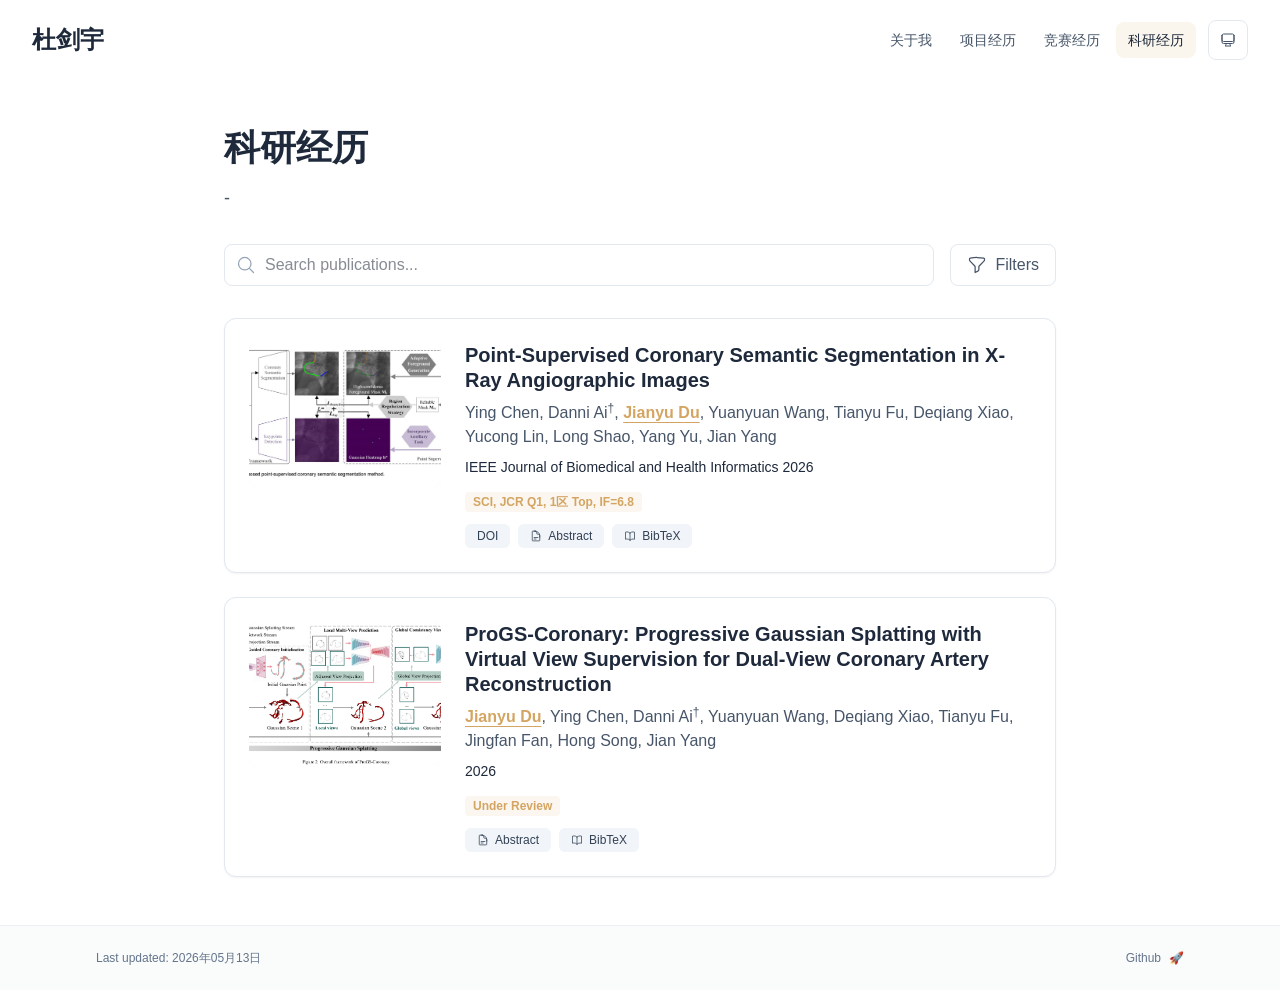
<file: publications/index.html>
<!DOCTYPE html><html lang="en" class="scroll-smooth"><head><meta charSet="utf-8"/><meta name="viewport" content="width=device-width, initial-scale=1"/><link rel="stylesheet" href="/_next/static/css/2c443dc10fea900f.css" data-precedence="next"/><link rel="preload" as="script" fetchPriority="low" href="/_next/static/chunks/webpack-af78f5c2c11af041.js"/><script src="/_next/static/chunks/4bd1b696-70b6d399998de86a.js" async=""></script><script src="/_next/static/chunks/684-5aaa8290a129f299.js" async=""></script><script src="/_next/static/chunks/main-app-0c5c47f20a03ae47.js" async=""></script><script src="/_next/static/chunks/461-a9a5d7b05a71d978.js" async=""></script><script src="/_next/static/chunks/244-4831b58e8cf43dd3.js" async=""></script><script src="/_next/static/chunks/629-402ea8118379aab0.js" async=""></script><script src="/_next/static/chunks/app/layout-4342220c64546e56.js" async=""></script><script src="/_next/static/chunks/135-a22e89a750b164b9.js" async=""></script><script src="/_next/static/chunks/823-f531658a81d68ef9.js" async=""></script><script src="/_next/static/chunks/748-2057530f3adc56b6.js" async=""></script><script src="/_next/static/chunks/app/%5Bslug%5D/page-06f4997dc4f9462b.js" async=""></script><link rel="icon" href="/favicon.svg" type="image/svg+xml"/><link rel="dns-prefetch" href="https://jialeliu.com"/><link rel="preconnect" href="https://jialeliu.com" crossorigin=""/><link rel="preload" as="font" type="font/woff2" href="https://jialeliu.com/fonts/georgiab.woff2" crossorigin=""/><script>
              try {
                const theme = localStorage.getItem('theme-storage');
                const parsed = theme ? JSON.parse(theme) : null;
                const setting = parsed?.state?.theme || 'system';
                const prefersDark = typeof window !== 'undefined' && window.matchMedia && window.matchMedia('(prefers-color-scheme: dark)').matches;
                const effective = setting === 'dark' ? 'dark' : (setting === 'light' ? 'light' : (prefersDark ? 'dark' : 'light'));
                var root = document.documentElement;
                root.classList.add(effective);
                root.setAttribute('data-theme', effective);
              } catch (e) {
                var root = document.documentElement;
                root.classList.add('light');
                root.setAttribute('data-theme', 'light');
              }
            </script><script>
    try {
      const cfg = {"enabled":false,"locales":["en"],"defaultLocale":"en","mode":"auto","fixedLocale":"en","persist":true,"switcher":true,"labels":{"en":"en"}};
      const storageKey = 'locale-storage';
      const normalize = (value) => typeof value === 'string' ? value.trim().replace('_', '-').toLowerCase() : '';
      const matchLocale = (candidate) => {
        const normalized = normalize(candidate);
        if (!normalized) return null;
        if (cfg.locales.includes(normalized)) return normalized;
        const language = normalized.split('-')[0];
        if (cfg.locales.includes(language)) return language;
        return null;
      };

      let resolved = null;

      if (cfg.persist) {
        resolved = matchLocale(localStorage.getItem(storageKey));
      }

      if (!resolved) {
        if (cfg.mode === 'fixed') {
          resolved = cfg.fixedLocale;
        } else {
          resolved = matchLocale(navigator.language);
        }
      }

      if (!resolved) {
        resolved = cfg.defaultLocale;
      }

      const root = document.documentElement;
      root.lang = resolved;
      root.setAttribute('data-locale', resolved);

      if (cfg.persist) {
        localStorage.setItem(storageKey, resolved);
      }
    } catch (e) {
      const root = document.documentElement;
      root.lang = 'en';
      root.setAttribute('data-locale', 'en');
    }
  </script><script>
              (function(c,l,a,r,i,t,y){
                c[a]=c[a]||function(){(c[a].q=c[a].q||[]).push(arguments)};
                t=l.createElement(r);t.async=1;t.src="https://www.clarity.ms/tag/"+i;
                y=l.getElementsByTagName(r)[0];y.parentNode.insertBefore(t,y);
              })(window, document, "clarity", "script", "wr0d6cjcry");
            </script><title>科研经历 | 杜剑宇</title><meta name="description" content="-"/><meta name="author" content="杜剑宇"/><meta name="keywords" content="杜剑宇,PhD,Research,北京理工大学"/><meta name="creator" content="杜剑宇"/><meta name="publisher" content="杜剑宇"/><meta property="og:title" content="杜剑宇"/><meta property="og:description" content="个人主页"/><meta property="og:site_name" content="杜剑宇&#x27;s Academic Website"/><meta property="og:locale" content="en_US"/><meta property="og:type" content="website"/><meta name="twitter:card" content="summary"/><meta name="twitter:title" content="杜剑宇"/><meta name="twitter:description" content="个人主页"/><link rel="icon" href="/favicon.svg"/><script>document.querySelectorAll('body link[rel="icon"], body link[rel="apple-touch-icon"]').forEach(el => document.head.appendChild(el))</script><script src="/_next/static/chunks/polyfills-42372ed130431b0a.js" noModule=""></script></head><body class="font-sans antialiased"><div style="visibility:hidden"><nav class="fixed top-0 left-0 right-0 z-50" data-headlessui-state=""><div class="transition-all duration-300 ease-out bg-transparent" style="transform:translateY(-100px)"><div class="max-w-7xl mx-auto px-4 sm:px-6 lg:px-8"><div class="flex justify-between items-center h-16 lg:h-20"><div class="flex-shrink-0" tabindex="0"><a class="text-xl lg:text-2xl font-serif font-semibold text-primary hover:text-accent transition-colors duration-200" href="/">杜剑宇</a></div><div class="hidden lg:block"><div class="ml-10 flex items-center space-x-3"><div class="relative flex items-baseline space-x-1"><a data-nav-href="/" class="relative px-3 py-2 text-sm font-medium rounded-lg transition-colors duration-150 text-neutral-600" href="/">关于我</a><a data-nav-href="/teaching" class="relative px-3 py-2 text-sm font-medium rounded-lg transition-colors duration-150 text-neutral-600" href="/teaching/">项目经历</a><a data-nav-href="/awards" class="relative px-3 py-2 text-sm font-medium rounded-lg transition-colors duration-150 text-neutral-600" href="/awards/">竞赛经历</a><a data-nav-href="/publications" class="relative px-3 py-2 text-sm font-medium rounded-lg transition-colors duration-150 text-primary" href="/publications/">科研经历</a></div><div class="flex items-center justify-center w-10 h-10 rounded-lg border border-neutral-200 dark:border-[rgba(148,163,184,0.24)] bg-background dark:bg-neutral-800"><div class="w-4 h-4 rounded-full bg-neutral-300 animate-pulse"></div></div></div></div><div class="lg:hidden flex items-center space-x-2"><div class="flex items-center justify-center w-10 h-10 rounded-lg border border-neutral-200 dark:border-[rgba(148,163,184,0.24)] bg-background dark:bg-neutral-800"><div class="w-4 h-4 rounded-full bg-neutral-300 animate-pulse"></div></div><button class="inline-flex items-center justify-center p-2 rounded-md text-neutral-600 hover:text-primary hover:bg-neutral-100 dark:hover:bg-neutral-800 focus:outline-none focus:ring-2 focus:ring-inset focus:ring-accent transition-colors duration-200" id="headlessui-disclosure-button-«R7pdb»" type="button" aria-expanded="false" data-headlessui-state=""><span class="sr-only">Open main menu</span><div><svg xmlns="http://www.w3.org/2000/svg" fill="none" viewBox="0 0 24 24" stroke-width="1.5" stroke="currentColor" aria-hidden="true" data-slot="icon" class="block h-6 w-6"><path stroke-linecap="round" stroke-linejoin="round" d="M3.75 6.75h16.5M3.75 12h16.5m-16.5 5.25h16.5"></path></svg></div></button></div></div></div></div></nav><main class="min-h-screen pt-16 lg:pt-20"><div class="max-w-4xl mx-auto px-4 sm:px-6 lg:px-8 py-12"><div style="opacity:0;transform:translateY(20px)"><div class="mb-8"><h1 class="text-4xl font-serif font-bold text-primary mb-4">科研经历</h1><p class="text-lg text-neutral-600 dark:text-neutral-500 max-w-2xl">-</p></div><div class="mb-8 space-y-4"><div class="flex flex-col sm:flex-row gap-4"><div class="relative flex-grow"><svg xmlns="http://www.w3.org/2000/svg" fill="none" viewBox="0 0 24 24" stroke-width="1.5" stroke="currentColor" aria-hidden="true" data-slot="icon" class="absolute left-3 top-1/2 transform -translate-y-1/2 h-5 w-5 text-neutral-400"><path stroke-linecap="round" stroke-linejoin="round" d="m21 21-5.197-5.197m0 0A7.5 7.5 0 1 0 5.196 5.196a7.5 7.5 0 0 0 10.607 10.607Z"></path></svg><input type="text" placeholder="Search publications..." class="w-full pl-10 pr-4 py-2 rounded-lg border border-neutral-200 dark:border-neutral-800 bg-white dark:bg-neutral-900 focus:ring-2 focus:ring-accent focus:border-transparent transition-all duration-200" value=""/></div><button class="flex items-center justify-center px-4 py-2 rounded-lg border transition-all duration-200 bg-white dark:bg-neutral-900 border-neutral-200 dark:border-neutral-800 text-neutral-600 hover:border-accent hover:text-accent"><svg xmlns="http://www.w3.org/2000/svg" fill="none" viewBox="0 0 24 24" stroke-width="1.5" stroke="currentColor" aria-hidden="true" data-slot="icon" class="h-5 w-5 mr-2"><path stroke-linecap="round" stroke-linejoin="round" d="M12 3c2.755 0 5.455.232 8.083.678.533.09.917.556.917 1.096v1.044a2.25 2.25 0 0 1-.659 1.591l-5.432 5.432a2.25 2.25 0 0 0-.659 1.591v2.927a2.25 2.25 0 0 1-1.244 2.013L9.75 21v-6.568a2.25 2.25 0 0 0-.659-1.591L3.659 7.409A2.25 2.25 0 0 1 3 5.818V4.774c0-.54.384-1.006.917-1.096A48.32 48.32 0 0 1 12 3Z"></path></svg>Filters</button></div></div><div class="space-y-6"><div class="bg-white dark:bg-neutral-900 p-6 rounded-xl shadow-sm border border-neutral-200 dark:border-neutral-800 hover:shadow-md transition-all duration-200" style="opacity:0;transform:translateY(20px)"><div class="flex flex-col md:flex-row gap-6"><div class="w-full md:w-48 flex-shrink-0"><div class="aspect-video md:aspect-[4/3] relative rounded-lg overflow-hidden bg-neutral-100 dark:bg-neutral-800"><img alt="Point-Supervised Coronary Semantic Segmentation in X-Ray Angiographic Images" loading="lazy" decoding="async" data-nimg="fill" class="object-cover" style="position:absolute;height:100%;width:100%;left:0;top:0;right:0;bottom:0;color:transparent" src="/papers/Paper2.jpg"/></div></div><div class="flex-grow"><h3 class="text-xl font-semibold text-primary mb-2 leading-tight">Point-Supervised Coronary Semantic Segmentation in X-Ray Angiographic Images</h3><p class="text-base text-neutral-600 dark:text-neutral-400 mb-2"><span><span class=" ">Ying Chen</span>, </span><span><span class=" ">Danni Ai</span><sup class="ml-0 text-neutral-600 dark:text-neutral-400">†</sup>, </span><span><span class="font-semibold text-accent underline underline-offset-4 decoration-accent">Jianyu Du</span>, </span><span><span class=" ">Yuanyuan Wang</span>, </span><span><span class=" ">Tianyu Fu</span>, </span><span><span class=" ">Deqiang Xiao</span>, </span><span><span class=" ">Yucong Lin</span>, </span><span><span class=" ">Long Shao</span>, </span><span><span class=" ">Yang Yu</span>, </span><span><span class=" ">Jian Yang</span></span></p><p class="text-sm font-medium text-neutral-800 dark:text-neutral-600 mb-3">IEEE Journal of Biomedical and Health Informatics<!-- --> <!-- -->2026</p><p class="text-xs font-semibold text-accent mb-3 bg-accent/10 inline-block px-2 py-0.5 rounded">SCI, JCR Q1, 1区 Top, IF=6.8</p><div class="flex flex-wrap gap-2 mt-auto"><a href="https://doi.org/10.1109/JBHI.2026.3670247" target="_blank" rel="noopener noreferrer" class="inline-flex items-center px-3 py-1 rounded-md text-xs font-medium bg-neutral-100 dark:bg-neutral-800 text-neutral-700 dark:text-neutral-300 hover:bg-accent hover:text-white transition-colors">DOI</a><button class="inline-flex items-center px-3 py-1 rounded-md text-xs font-medium transition-colors bg-neutral-100 dark:bg-neutral-800 text-neutral-700 dark:text-neutral-300 hover:bg-accent hover:text-white"><svg xmlns="http://www.w3.org/2000/svg" fill="none" viewBox="0 0 24 24" stroke-width="1.5" stroke="currentColor" aria-hidden="true" data-slot="icon" class="h-3 w-3 mr-1.5"><path stroke-linecap="round" stroke-linejoin="round" d="M19.5 14.25v-2.625a3.375 3.375 0 0 0-3.375-3.375h-1.5A1.125 1.125 0 0 1 13.5 7.125v-1.5a3.375 3.375 0 0 0-3.375-3.375H8.25m0 12.75h7.5m-7.5 3H12M10.5 2.25H5.625c-.621 0-1.125.504-1.125 1.125v17.25c0 .621.504 1.125 1.125 1.125h12.75c.621 0 1.125-.504 1.125-1.125V11.25a9 9 0 0 0-9-9Z"></path></svg>Abstract</button><button class="inline-flex items-center px-3 py-1 rounded-md text-xs font-medium transition-colors bg-neutral-100 dark:bg-neutral-800 text-neutral-700 dark:text-neutral-300 hover:bg-accent hover:text-white"><svg xmlns="http://www.w3.org/2000/svg" fill="none" viewBox="0 0 24 24" stroke-width="1.5" stroke="currentColor" aria-hidden="true" data-slot="icon" class="h-3 w-3 mr-1.5"><path stroke-linecap="round" stroke-linejoin="round" d="M12 6.042A8.967 8.967 0 0 0 6 3.75c-1.052 0-2.062.18-3 .512v14.25A8.987 8.987 0 0 1 6 18c2.305 0 4.408.867 6 2.292m0-14.25a8.966 8.966 0 0 1 6-2.292c1.052 0 2.062.18 3 .512v14.25A8.987 8.987 0 0 0 18 18a8.967 8.967 0 0 0-6 2.292m0-14.25v14.25"></path></svg>BibTeX</button></div></div></div></div><div class="bg-white dark:bg-neutral-900 p-6 rounded-xl shadow-sm border border-neutral-200 dark:border-neutral-800 hover:shadow-md transition-all duration-200" style="opacity:0;transform:translateY(20px)"><div class="flex flex-col md:flex-row gap-6"><div class="w-full md:w-48 flex-shrink-0"><div class="aspect-video md:aspect-[4/3] relative rounded-lg overflow-hidden bg-neutral-100 dark:bg-neutral-800"><img alt="ProGS-Coronary: Progressive Gaussian Splatting with Virtual View Supervision for Dual-View Coronary Artery Reconstruction" loading="lazy" decoding="async" data-nimg="fill" class="object-cover" style="position:absolute;height:100%;width:100%;left:0;top:0;right:0;bottom:0;color:transparent" src="/papers/Paper1.png"/></div></div><div class="flex-grow"><h3 class="text-xl font-semibold text-primary mb-2 leading-tight">ProGS-Coronary: Progressive Gaussian Splatting with Virtual View Supervision for Dual-View Coronary Artery Reconstruction</h3><p class="text-base text-neutral-600 dark:text-neutral-400 mb-2"><span><span class="font-semibold text-accent underline underline-offset-4 decoration-accent">Jianyu Du</span>, </span><span><span class=" ">Ying Chen</span>, </span><span><span class=" ">Danni Ai</span><sup class="ml-0 text-neutral-600 dark:text-neutral-400">†</sup>, </span><span><span class=" ">Yuanyuan Wang</span>, </span><span><span class=" ">Deqiang Xiao</span>, </span><span><span class=" ">Tianyu Fu</span>, </span><span><span class=" ">Jingfan Fan</span>, </span><span><span class=" ">Hong Song</span>, </span><span><span class=" ">Jian Yang</span></span></p><p class="text-sm font-medium text-neutral-800 dark:text-neutral-600 mb-3"> <!-- -->2026</p><p class="text-xs font-semibold text-accent mb-3 bg-accent/10 inline-block px-2 py-0.5 rounded">Under Review</p><div class="flex flex-wrap gap-2 mt-auto"><button class="inline-flex items-center px-3 py-1 rounded-md text-xs font-medium transition-colors bg-neutral-100 dark:bg-neutral-800 text-neutral-700 dark:text-neutral-300 hover:bg-accent hover:text-white"><svg xmlns="http://www.w3.org/2000/svg" fill="none" viewBox="0 0 24 24" stroke-width="1.5" stroke="currentColor" aria-hidden="true" data-slot="icon" class="h-3 w-3 mr-1.5"><path stroke-linecap="round" stroke-linejoin="round" d="M19.5 14.25v-2.625a3.375 3.375 0 0 0-3.375-3.375h-1.5A1.125 1.125 0 0 1 13.5 7.125v-1.5a3.375 3.375 0 0 0-3.375-3.375H8.25m0 12.75h7.5m-7.5 3H12M10.5 2.25H5.625c-.621 0-1.125.504-1.125 1.125v17.25c0 .621.504 1.125 1.125 1.125h12.75c.621 0 1.125-.504 1.125-1.125V11.25a9 9 0 0 0-9-9Z"></path></svg>Abstract</button><button class="inline-flex items-center px-3 py-1 rounded-md text-xs font-medium transition-colors bg-neutral-100 dark:bg-neutral-800 text-neutral-700 dark:text-neutral-300 hover:bg-accent hover:text-white"><svg xmlns="http://www.w3.org/2000/svg" fill="none" viewBox="0 0 24 24" stroke-width="1.5" stroke="currentColor" aria-hidden="true" data-slot="icon" class="h-3 w-3 mr-1.5"><path stroke-linecap="round" stroke-linejoin="round" d="M12 6.042A8.967 8.967 0 0 0 6 3.75c-1.052 0-2.062.18-3 .512v14.25A8.987 8.987 0 0 1 6 18c2.305 0 4.408.867 6 2.292m0-14.25a8.966 8.966 0 0 1 6-2.292c1.052 0 2.062.18 3 .512v14.25A8.987 8.987 0 0 0 18 18a8.967 8.967 0 0 0-6 2.292m0-14.25v14.25"></path></svg>BibTeX</button></div></div></div></div></div></div></div><!--$--><!--/$--><!--$--><!--/$--></main><footer class="border-t border-neutral-200/50 bg-neutral-50/50 dark:bg-neutral-900/50 dark:border-neutral-700/50"><div class="max-w-6xl mx-auto px-4 sm:px-6 lg:px-8 py-6"><div class="flex flex-col sm:flex-row justify-between items-center gap-2"><p class="text-xs text-neutral-500">Last updated<!-- -->: <!-- -->2026年05月13日</p><p class="text-xs text-neutral-500 flex items-center"><a href="https://github.com/WanlingMu" target="_blank" rel="noopener noreferrer" class="hover:text-accent transition-colors">Github</a><span class="ml-2">🚀</span></p></div></div></footer></div><script src="/_next/static/chunks/webpack-af78f5c2c11af041.js" async=""></script><script>(self.__next_f=self.__next_f||[]).push([0])</script><script>self.__next_f.push([1,"1:\"$Sreact.fragment\"\n3:I[3719,[\"461\",\"static/chunks/461-a9a5d7b05a71d978.js\",\"244\",\"static/chunks/244-4831b58e8cf43dd3.js\",\"629\",\"static/chunks/629-402ea8118379aab0.js\",\"177\",\"static/chunks/app/layout-4342220c64546e56.js\"],\"ThemeProvider\"]\n4:I[310,[\"461\",\"static/chunks/461-a9a5d7b05a71d978.js\",\"244\",\"static/chunks/244-4831b58e8cf43dd3.js\",\"629\",\"static/chunks/629-402ea8118379aab0.js\",\"177\",\"static/chunks/app/layout-4342220c64546e56.js\"],\"LocaleProvider\"]\n5:I[4574,[\"461\",\"static/chunks/461-a9a5d7b05a71d978.js\",\"244\",\"static/chunks/244-4831b58e8cf43dd3.js\",\"629\",\"static/chunks/629-402ea8118379aab0.js\",\"177\",\"static/chunks/app/layout-4342220c64546e56.js\"],\"default\"]\n6:I[7555,[],\"\"]\n7:I[1295,[],\"\"]\n8:I[2548,[\"461\",\"static/chunks/461-a9a5d7b05a71d978.js\",\"244\",\"static/chunks/244-4831b58e8cf43dd3.js\",\"629\",\"static/chunks/629-402ea8118379aab0.js\",\"177\",\"static/chunks/app/layout-4342220c64546e56.js\"],\"default\"]\na:I[9665,[],\"MetadataBoundary\"]\nc:I[9665,[],\"OutletBoundary\"]\nf:I[4911,[],\"AsyncMetadataOutlet\"]\n11:I[9665,[],\"ViewportBoundary\"]\n13:I[6614,[],\"\"]\n:HL[\"/_next/static/css/2c443dc10fea900f.css\",\"style\"]\n2:T579,\n    try {\n      const cfg = {\"enabled\":false,\"locales\":[\"en\"],\"defaultLocale\":\"en\",\"mode\":\"auto\",\"fixedLocale\":\"en\",\"persist\":true,\"switcher\":true,\"labels\":{\"en\":\"en\"}};\n      const storageKey = 'locale-storage';\n      const normalize = (value) =\u003e typeof value === 'string' ? value.trim().replace('_', '-').toLowerCase() : '';\n      const matchLocale = (candidate) =\u003e {\n        const normalized = normalize(candidate);\n        if (!normalized) return null;\n        if (cfg.locales.includes(normalized)) return normalized;\n        const language = normalized.split('-')[0];\n        if (cfg.locales.includes(language)) return language;\n        return null;\n      };\n\n      let resolved = null;\n\n      if (cfg.persist) {\n        resolved = matchLocale(localStorage.getItem(storageKey));\n      }\n\n      if (!resolved) {\n        if (cfg.mode === 'fixed') {\n          resolved = cfg.fixedLocale;\n        } else {\n          resol"])</script><script>self.__next_f.push([1,"ved = matchLocale(navigator.language);\n        }\n      }\n\n      if (!resolved) {\n        resolved = cfg.defaultLocale;\n      }\n\n      const root = document.documentElement;\n      root.lang = resolved;\n      root.setAttribute('data-locale', resolved);\n\n      if (cfg.persist) {\n        localStorage.setItem(storageKey, resolved);\n      }\n    } catch (e) {\n      const root = document.documentElement;\n      root.lang = 'en';\n      root.setAttribute('data-locale', 'en');\n    }\n  "])</script><script>self.__next_f.push([1,"0:{\"P\":null,\"b\":\"Jc8arTrcCLXsqeOPu9hVr\",\"p\":\"\",\"c\":[\"\",\"publications\",\"\"],\"i\":false,\"f\":[[[\"\",{\"children\":[[\"slug\",\"publications\",\"d\"],{\"children\":[\"__PAGE__\",{}]}]},\"$undefined\",\"$undefined\",true],[\"\",[\"$\",\"$1\",\"c\",{\"children\":[[[\"$\",\"link\",\"0\",{\"rel\":\"stylesheet\",\"href\":\"/_next/static/css/2c443dc10fea900f.css\",\"precedence\":\"next\",\"crossOrigin\":\"$undefined\",\"nonce\":\"$undefined\"}]],[\"$\",\"html\",null,{\"lang\":\"en\",\"className\":\"scroll-smooth\",\"suppressHydrationWarning\":true,\"children\":[[\"$\",\"head\",null,{\"children\":[[\"$\",\"link\",null,{\"rel\":\"icon\",\"href\":\"/favicon.svg\",\"type\":\"image/svg+xml\"}],[\"$\",\"link\",null,{\"rel\":\"dns-prefetch\",\"href\":\"https://jialeliu.com\"}],[\"$\",\"link\",null,{\"rel\":\"preconnect\",\"href\":\"https://jialeliu.com\",\"crossOrigin\":\"\"}],[\"$\",\"link\",null,{\"rel\":\"preload\",\"as\":\"font\",\"type\":\"font/woff2\",\"href\":\"https://jialeliu.com/fonts/georgiab.woff2\",\"crossOrigin\":\"\"}],[\"$\",\"script\",null,{\"dangerouslySetInnerHTML\":{\"__html\":\"\\n              try {\\n                const theme = localStorage.getItem('theme-storage');\\n                const parsed = theme ? JSON.parse(theme) : null;\\n                const setting = parsed?.state?.theme || 'system';\\n                const prefersDark = typeof window !== 'undefined' \u0026\u0026 window.matchMedia \u0026\u0026 window.matchMedia('(prefers-color-scheme: dark)').matches;\\n                const effective = setting === 'dark' ? 'dark' : (setting === 'light' ? 'light' : (prefersDark ? 'dark' : 'light'));\\n                var root = document.documentElement;\\n                root.classList.add(effective);\\n                root.setAttribute('data-theme', effective);\\n              } catch (e) {\\n                var root = document.documentElement;\\n                root.classList.add('light');\\n                root.setAttribute('data-theme', 'light');\\n              }\\n            \"}}],[\"$\",\"script\",null,{\"dangerouslySetInnerHTML\":{\"__html\":\"$2\"}}],[\"$\",\"script\",null,{\"dangerouslySetInnerHTML\":{\"__html\":\"\\n              (function(c,l,a,r,i,t,y){\\n                c[a]=c[a]||function(){(c[a].q=c[a].q||[]).push(arguments)};\\n                t=l.createElement(r);t.async=1;t.src=\\\"https://www.clarity.ms/tag/\\\"+i;\\n                y=l.getElementsByTagName(r)[0];y.parentNode.insertBefore(t,y);\\n              })(window, document, \\\"clarity\\\", \\\"script\\\", \\\"wr0d6cjcry\\\");\\n            \"}}]]}],[\"$\",\"body\",null,{\"className\":\"font-sans antialiased\",\"children\":[\"$\",\"$L3\",null,{\"children\":[\"$\",\"$L4\",null,{\"config\":{\"enabled\":false,\"locales\":[\"en\"],\"defaultLocale\":\"en\",\"mode\":\"auto\",\"fixedLocale\":\"en\",\"persist\":true,\"switcher\":true,\"labels\":{\"en\":\"en\"}},\"children\":[[\"$\",\"$L5\",null,{\"items\":[{\"title\":\"关于我\",\"type\":\"page\",\"target\":\"about\",\"href\":\"/\"},{\"title\":\"项目经历\",\"type\":\"page\",\"target\":\"teaching\",\"href\":\"/teaching\"},{\"title\":\"竞赛经历\",\"type\":\"page\",\"target\":\"awards\",\"href\":\"/awards\"},{\"title\":\"科研经历\",\"type\":\"page\",\"target\":\"publications\",\"href\":\"/publications\"}],\"siteTitle\":\"杜剑宇\",\"enableOnePageMode\":false,\"i18n\":\"$0:f:0:1:1:props:children:1:props:children:1:props:children:props:children:props:config\",\"itemsByLocale\":{\"en\":[{\"title\":\"关于我\",\"type\":\"page\",\"target\":\"about\",\"href\":\"/\"},{\"title\":\"项目经历\",\"type\":\"page\",\"target\":\"teaching\",\"href\":\"/teaching\"},{\"title\":\"竞赛经历\",\"type\":\"page\",\"target\":\"awards\",\"href\":\"/awards\"},{\"title\":\"科研经历\",\"type\":\"page\",\"target\":\"publications\",\"href\":\"/publications\"}]},\"siteTitleByLocale\":{\"en\":\"杜剑宇\"}}],[\"$\",\"main\",null,{\"className\":\"min-h-screen pt-16 lg:pt-20\",\"children\":[\"$\",\"$L6\",null,{\"parallelRouterKey\":\"children\",\"error\":\"$undefined\",\"errorStyles\":\"$undefined\",\"errorScripts\":\"$undefined\",\"template\":[\"$\",\"$L7\",null,{}],\"templateStyles\":\"$undefined\",\"templateScripts\":\"$undefined\",\"notFound\":[[[\"$\",\"title\",null,{\"children\":\"404: This page could not be found.\"}],[\"$\",\"div\",null,{\"style\":{\"fontFamily\":\"system-ui,\\\"Segoe UI\\\",Roboto,Helvetica,Arial,sans-serif,\\\"Apple Color Emoji\\\",\\\"Segoe UI Emoji\\\"\",\"height\":\"100vh\",\"textAlign\":\"center\",\"display\":\"flex\",\"flexDirection\":\"column\",\"alignItems\":\"center\",\"justifyContent\":\"center\"},\"children\":[\"$\",\"div\",null,{\"children\":[[\"$\",\"style\",null,{\"dangerouslySetInnerHTML\":{\"__html\":\"body{color:#000;background:#fff;margin:0}.next-error-h1{border-right:1px solid rgba(0,0,0,.3)}@media (prefers-color-scheme:dark){body{color:#fff;background:#000}.next-error-h1{border-right:1px solid rgba(255,255,255,.3)}}\"}}],[\"$\",\"h1\",null,{\"className\":\"next-error-h1\",\"style\":{\"display\":\"inline-block\",\"margin\":\"0 20px 0 0\",\"padding\":\"0 23px 0 0\",\"fontSize\":24,\"fontWeight\":500,\"verticalAlign\":\"top\",\"lineHeight\":\"49px\"},\"children\":404}],[\"$\",\"div\",null,{\"style\":{\"display\":\"inline-block\"},\"children\":[\"$\",\"h2\",null,{\"style\":{\"fontSize\":14,\"fontWeight\":400,\"lineHeight\":\"49px\",\"margin\":0},\"children\":\"This page could not be found.\"}]}]]}]}]],[]],\"forbidden\":\"$undefined\",\"unauthorized\":\"$undefined\"}]}],[\"$\",\"$L8\",null,{\"footerConfig\":{\"left\":{\"title\":\"Last updated\",\"title_zh\":\"最近更新\",\"content\":\"2026年05月13日\"},\"right\":{\"title\":\"Github\",\"title_zh\":\"Github\",\"icon\":\"🚀\",\"url\":\"https://github.com/WanlingMu\"}}}]]}]}]}]]}]]}],{\"children\":[[\"slug\",\"publications\",\"d\"],[\"$\",\"$1\",\"c\",{\"children\":[null,[\"$\",\"$L6\",null,{\"parallelRouterKey\":\"children\",\"error\":\"$undefined\",\"errorStyles\":\"$undefined\",\"errorScripts\":\"$undefined\",\"template\":[\"$\",\"$L7\",null,{}],\"templateStyles\":\"$undefined\",\"templateScripts\":\"$undefined\",\"notFound\":\"$undefined\",\"forbidden\":\"$undefined\",\"unauthorized\":\"$undefined\"}]]}],{\"children\":[\"__PAGE__\",[\"$\",\"$1\",\"c\",{\"children\":[\"$L9\",[\"$\",\"$La\",null,{\"children\":\"$Lb\"}],null,[\"$\",\"$Lc\",null,{\"children\":[\"$Ld\",\"$Le\",[\"$\",\"$Lf\",null,{\"promise\":\"$@10\"}]]}]]}],{},null,false]},null,false]},null,false],[\"$\",\"$1\",\"h\",{\"children\":[null,[\"$\",\"$1\",\"3QJvXOl4ei6cGc9BtqwWB\",{\"children\":[[\"$\",\"$L11\",null,{\"children\":\"$L12\"}],null]}],null]}],false]],\"m\":\"$undefined\",\"G\":[\"$13\",\"$undefined\"],\"s\":false,\"S\":true}\n"])</script><script>self.__next_f.push([1,"14:\"$Sreact.suspense\"\n15:I[4911,[],\"AsyncMetadata\"]\n17:I[2719,[\"461\",\"static/chunks/461-a9a5d7b05a71d978.js\",\"135\",\"static/chunks/135-a22e89a750b164b9.js\",\"823\",\"static/chunks/823-f531658a81d68ef9.js\",\"748\",\"static/chunks/748-2057530f3adc56b6.js\",\"182\",\"static/chunks/app/%5Bslug%5D/page-06f4997dc4f9462b.js\"],\"default\"]\nb:[\"$\",\"$14\",null,{\"fallback\":null,\"children\":[\"$\",\"$L15\",null,{\"promise\":\"$@16\"}]}]\n18:T616,Coronary semantic segmentation in X-ray angiography is essential for computer-aided diagnosis and treatment planning of coronary artery disease (CAD). Despite its importance, this task remains highly challenging due to the complex and interconnected vascular topology, as well as the similar visual characteristics among different branches, making dense pixel-level manual annotation difficult and labor-intensive. To alleviate this burden, we propose a point-supervised coronary semantic segmentation framework that significantly reduces annotation effort without compromising segmentation accuracy. The primary challenge of point label based supervision lies in the model's tendency to overfit sparse point labels, leading to limited generalization to pixel-level predictions. To enrich the supervision signals and stabilize the training process with the sparse point labels, we propose an adaptive foreground mask generation module and a region regularization strategy to ensure accurate semantic guidance while maximizing meaningful coverage of the vascular structures. To enhance coronary topology perception and branch differentiation, we propose a multi-task learning framework that jointly performs keypoint detection and coronary semantic segmentation through a shared feature extraction encoder and two task-specific decoders. The experimental results demonstrate that our point-supervised model achieves performance comparable to fully supervised model, and outperforms the existing state-of-the-art point-supervised semantic segmentation methods.19:T7e6,@article{chen2026point,\n  title = {Point-Supervised Coronary Semanti"])</script><script>self.__next_f.push([1,"c Segmentation in X-Ray Angiographic Images},\n  author = {Ying Chen and Danni Ai and Jianyu Du and Yuanyuan Wang and Tianyu Fu and Deqiang Xiao and Yucong Lin and Long Shao and Yang Yu and Jian Yang},\n  journal = {IEEE Journal of Biomedical and Health Informatics},\n  year = {2026},\n  volume = {PP},\n  doi = {10.1109/JBHI.2026.3670247},\n  note = {SCI, JCR Q1, 1区 Top, IF=6.8},\n  abstract = {Coronary semantic segmentation in X-ray angiography is essential for computer-aided diagnosis and treatment planning of coronary artery disease (CAD). Despite its importance, this task remains highly challenging due to the complex and interconnected vascular topology, as well as the similar visual characteristics among different branches, making dense pixel-level manual annotation difficult and labor-intensive. To alleviate this burden, we propose a point-supervised coronary semantic segmentation framework that significantly reduces annotation effort without compromising segmentation accuracy. The primary challenge of point label based supervision lies in the model's tendency to overfit sparse point labels, leading to limited generalization to pixel-level predictions. To enrich the supervision signals and stabilize the training process with the sparse point labels, we propose an adaptive foreground mask generation module and a region regularization strategy to ensure accurate semantic guidance while maximizing meaningful coverage of the vascular structures. To enhance coronary topology perception and branch differentiation, we propose a multi-task learning framework that jointly performs keypoint detection and coronary semantic segmentation through a shared feature extraction encoder and two task-specific decoders. The experimental results demonstrate that our point-supervised model achieves performance comparable to fully supervised model, and outperforms the existing state-of-the-art point-supervised semantic segmentation methods.}\n}1a:T53a,3D coronary artery reconstruction based on dual-view projections significantly reduces"])</script><script>self.__next_f.push([1," radiation exposure, demonstrating important clinical significance. However, existing methods often suffer from structural incompleteness and substantial noise artifacts under dual-view conditions. We propose a dual-view coronary artery reconstruction method based on progressive Gaussian Splatting with virtual view supervision. First, a data-driven coronary point cloud prediction network fits 3D structural priors to obtain an initial 3D reconstruction. Subsequently, an image synthesis network optimizes the novel-view projections in the neighborhood of the real views, reducing artifacts and restoring topologically connected coronary structures. Finally, another image synthesis network refines the novel-view projections across the entire angular range, further suppressing noise and improving reconstruction accuracy. The key innovation is a progressive optimization strategy that leverages image-synthesized novel views as supplementary supervision for Gaussian Splatting, enabling joint refinement of novel-view projections and 3D reconstruction, thereby stabilizing an under-constrained problem. Experiments demonstrate that our method outperforms state-of-the-art approaches, achieving an SSIM of 0.993, PSNR of 30.46 dB, and DSC of 73.68%.1b:T6a6,@unpublished{du2025progs,\n  title = {ProGS-Coronary: Progressive Gaussian Splatting with Virtual View Supervision for Dual-View Coronary Artery Reconstruction},\n  author = {Jianyu Du and Ying Chen and Danni Ai and Yuanyuan Wang and Deqiang Xiao and Tianyu Fu and Jingfan Fan and Hong Song and Jian Yang},\n  year = {2026},\n  note = {Under Review},\n  abstract = {3D coronary artery reconstruction based on dual-view projections significantly reduces radiation exposure, demonstrating important clinical significance. However, existing methods often suffer from structural incompleteness and substantial noise artifacts under dual-view conditions. We propose a dual-view coronary artery reconstruction method based on progressive Gaussian Splatting with virtual view supervision. First, a da"])</script><script>self.__next_f.push([1,"ta-driven coronary point cloud prediction network fits 3D structural priors to obtain an initial 3D reconstruction. Subsequently, an image synthesis network optimizes the novel-view projections in the neighborhood of the real views, reducing artifacts and restoring topologically connected coronary structures. Finally, another image synthesis network refines the novel-view projections across the entire angular range, further suppressing noise and improving reconstruction accuracy. The key innovation is a progressive optimization strategy that leverages image-synthesized novel views as supplementary supervision for Gaussian Splatting, enabling joint refinement of novel-view projections and 3D reconstruction, thereby stabilizing an under-constrained problem. Experiments demonstrate that our method outperforms state-of-the-art approaches, achieving an SSIM of 0.993, PSNR of 30.46 dB, and DSC of 73.68%.}\n}"])</script><script>self.__next_f.push([1,"9:[\"$\",\"$L17\",null,{\"dataByLocale\":{\"en\":{\"type\":\"publication\",\"config\":{\"type\":\"publication\",\"title\":\"科研经历\",\"description\":\"-\",\"source\":\"publications_djy.bib\"},\"publications\":[{\"id\":\"chen2026point\",\"title\":\"Point-Supervised Coronary Semantic Segmentation in X-Ray Angiographic Images\",\"authors\":[{\"name\":\"Ying Chen\",\"isHighlighted\":false,\"isCorresponding\":false,\"isCoAuthor\":false},{\"name\":\"Danni Ai\",\"isHighlighted\":false,\"isCorresponding\":true,\"isCoAuthor\":false},{\"name\":\"Jianyu Du\",\"isHighlighted\":true,\"isCorresponding\":false,\"isCoAuthor\":true},{\"name\":\"Yuanyuan Wang\",\"isHighlighted\":false,\"isCorresponding\":false,\"isCoAuthor\":false},{\"name\":\"Tianyu Fu\",\"isHighlighted\":false,\"isCorresponding\":false,\"isCoAuthor\":false},{\"name\":\"Deqiang Xiao\",\"isHighlighted\":false,\"isCorresponding\":false,\"isCoAuthor\":false},{\"name\":\"Yucong Lin\",\"isHighlighted\":false,\"isCorresponding\":false,\"isCoAuthor\":false},{\"name\":\"Long Shao\",\"isHighlighted\":false,\"isCorresponding\":false,\"isCoAuthor\":false},{\"name\":\"Yang Yu\",\"isHighlighted\":false,\"isCorresponding\":false,\"isCoAuthor\":false},{\"name\":\"Jian Yang\",\"isHighlighted\":false,\"isCorresponding\":false,\"isCoAuthor\":false}],\"year\":2026,\"type\":\"journal\",\"status\":\"published\",\"tags\":[],\"keywords\":\"$9:props:dataByLocale:en:publications:0:tags\",\"researchArea\":\"machine-learning\",\"journal\":\"IEEE Journal of Biomedical and Health Informatics\",\"conference\":\"\",\"volume\":\"PP\",\"doi\":\"10.1109/JBHI.2026.3670247\",\"abstract\":\"$18\",\"description\":\"\",\"note\":\"SCI, JCR Q1, 1区 Top, IF=6.8\",\"selected\":true,\"preview\":\"Paper2.jpg\",\"bibtex\":\"$19\"},{\"id\":\"du2025progs\",\"title\":\"ProGS-Coronary: Progressive Gaussian Splatting with Virtual View Supervision for Dual-View Coronary Artery Reconstruction\",\"authors\":[{\"name\":\"Jianyu Du\",\"isHighlighted\":true,\"isCorresponding\":false,\"isCoAuthor\":true},{\"name\":\"Ying Chen\",\"isHighlighted\":false,\"isCorresponding\":false,\"isCoAuthor\":false},{\"name\":\"Danni Ai\",\"isHighlighted\":false,\"isCorresponding\":true,\"isCoAuthor\":false},{\"name\":\"Yuanyuan Wang\",\"isHighlighted\":false,\"isCorresponding\":false,\"isCoAuthor\":false},{\"name\":\"Deqiang Xiao\",\"isHighlighted\":false,\"isCorresponding\":false,\"isCoAuthor\":false},{\"name\":\"Tianyu Fu\",\"isHighlighted\":false,\"isCorresponding\":false,\"isCoAuthor\":false},{\"name\":\"Jingfan Fan\",\"isHighlighted\":false,\"isCorresponding\":false,\"isCoAuthor\":false},{\"name\":\"Hong Song\",\"isHighlighted\":false,\"isCorresponding\":false,\"isCoAuthor\":false},{\"name\":\"Jian Yang\",\"isHighlighted\":false,\"isCorresponding\":false,\"isCoAuthor\":false}],\"year\":2026,\"type\":\"preprint\",\"status\":\"published\",\"tags\":[],\"keywords\":\"$9:props:dataByLocale:en:publications:1:tags\",\"researchArea\":\"machine-learning\",\"journal\":\"\",\"conference\":\"\",\"abstract\":\"$1a\",\"description\":\"\",\"note\":\"Under Review\",\"selected\":true,\"preview\":\"Paper1.png\",\"bibtex\":\"$1b\"}]}},\"defaultLocale\":\"en\"}]\n"])</script><script>self.__next_f.push([1,"e:null\n"])</script><script>self.__next_f.push([1,"12:[[\"$\",\"meta\",\"0\",{\"charSet\":\"utf-8\"}],[\"$\",\"meta\",\"1\",{\"name\":\"viewport\",\"content\":\"width=device-width, initial-scale=1\"}]]\nd:null\n"])</script><script>self.__next_f.push([1,"16:{\"metadata\":[[\"$\",\"title\",\"0\",{\"children\":\"科研经历 | 杜剑宇\"}],[\"$\",\"meta\",\"1\",{\"name\":\"description\",\"content\":\"-\"}],[\"$\",\"meta\",\"2\",{\"name\":\"author\",\"content\":\"杜剑宇\"}],[\"$\",\"meta\",\"3\",{\"name\":\"keywords\",\"content\":\"杜剑宇,PhD,Research,北京理工大学\"}],[\"$\",\"meta\",\"4\",{\"name\":\"creator\",\"content\":\"杜剑宇\"}],[\"$\",\"meta\",\"5\",{\"name\":\"publisher\",\"content\":\"杜剑宇\"}],[\"$\",\"meta\",\"6\",{\"property\":\"og:title\",\"content\":\"杜剑宇\"}],[\"$\",\"meta\",\"7\",{\"property\":\"og:description\",\"content\":\"个人主页\"}],[\"$\",\"meta\",\"8\",{\"property\":\"og:site_name\",\"content\":\"杜剑宇's Academic Website\"}],[\"$\",\"meta\",\"9\",{\"property\":\"og:locale\",\"content\":\"en_US\"}],[\"$\",\"meta\",\"10\",{\"property\":\"og:type\",\"content\":\"website\"}],[\"$\",\"meta\",\"11\",{\"name\":\"twitter:card\",\"content\":\"summary\"}],[\"$\",\"meta\",\"12\",{\"name\":\"twitter:title\",\"content\":\"杜剑宇\"}],[\"$\",\"meta\",\"13\",{\"name\":\"twitter:description\",\"content\":\"个人主页\"}],[\"$\",\"link\",\"14\",{\"rel\":\"icon\",\"href\":\"/favicon.svg\"}]],\"error\":null,\"digest\":\"$undefined\"}\n10:{\"metadata\":\"$16:metadata\",\"error\":null,\"digest\":\"$undefined\"}\n"])</script></body></html>
</file>
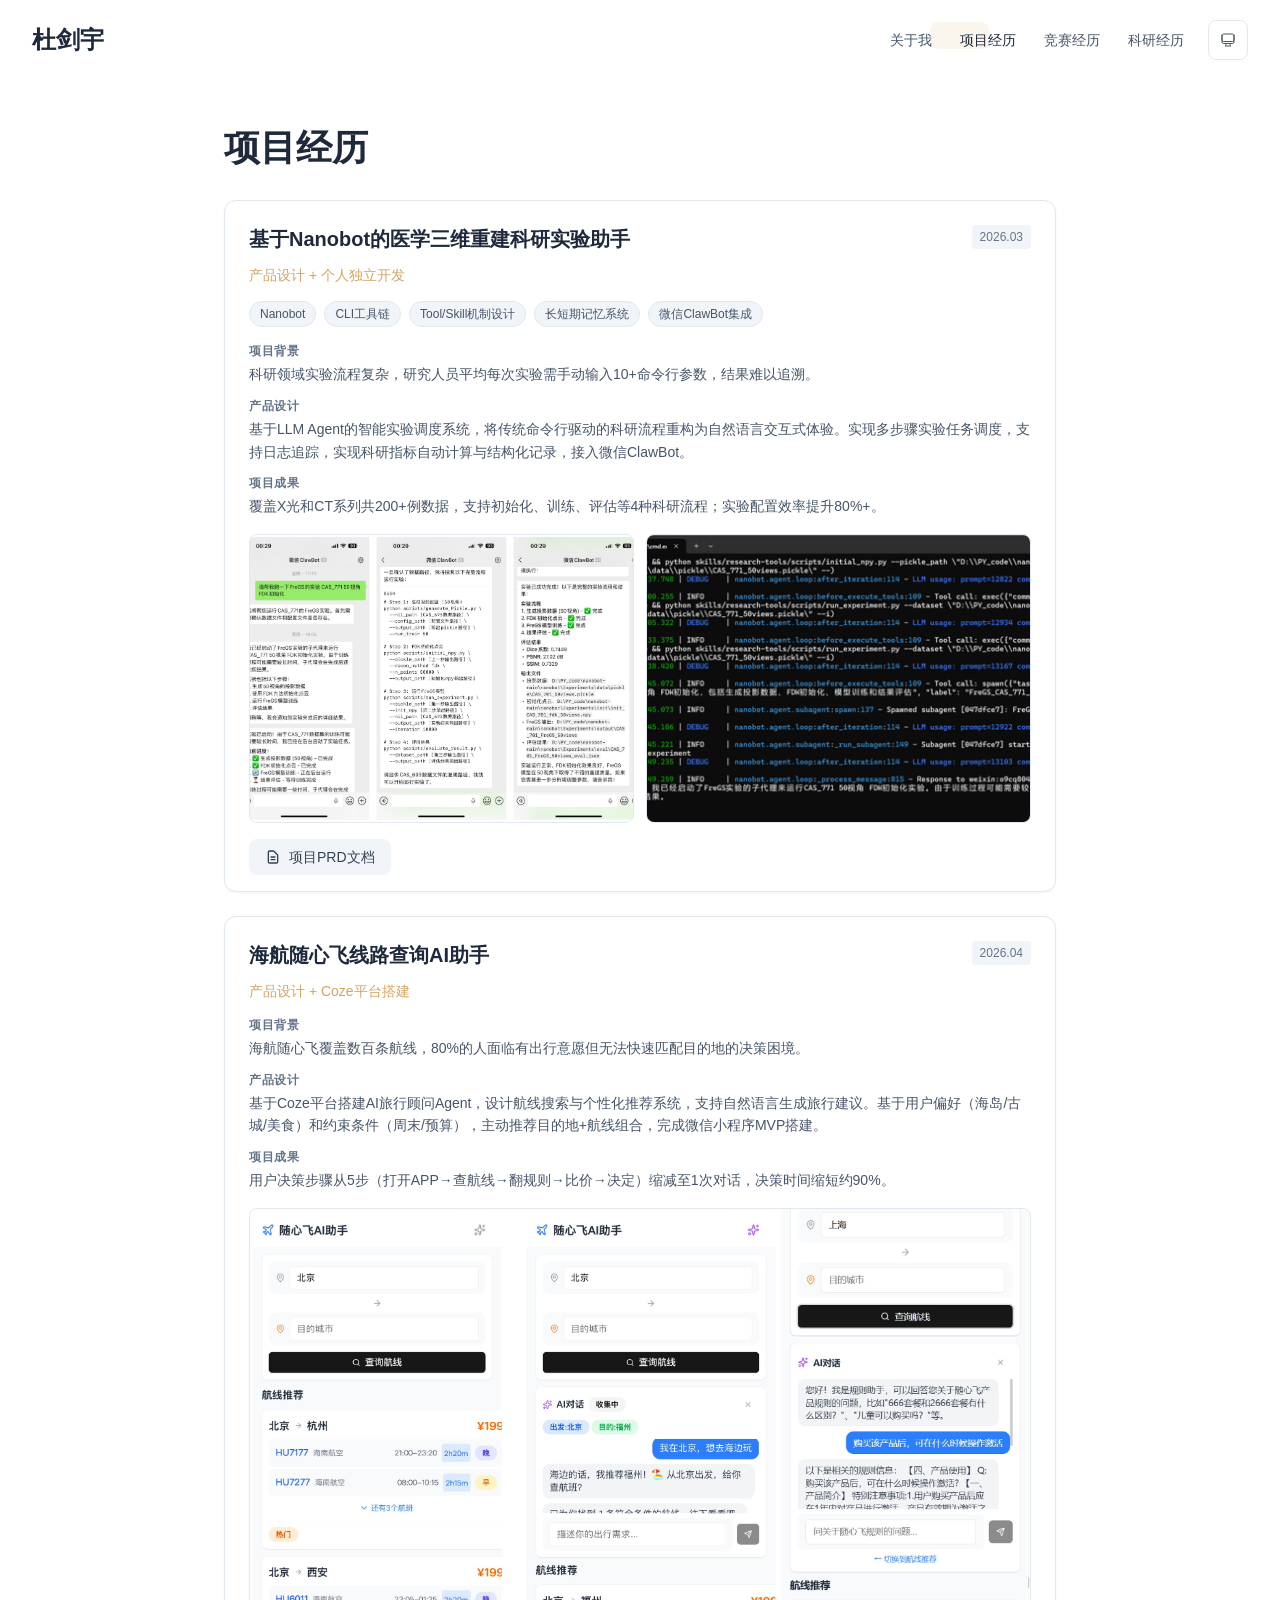
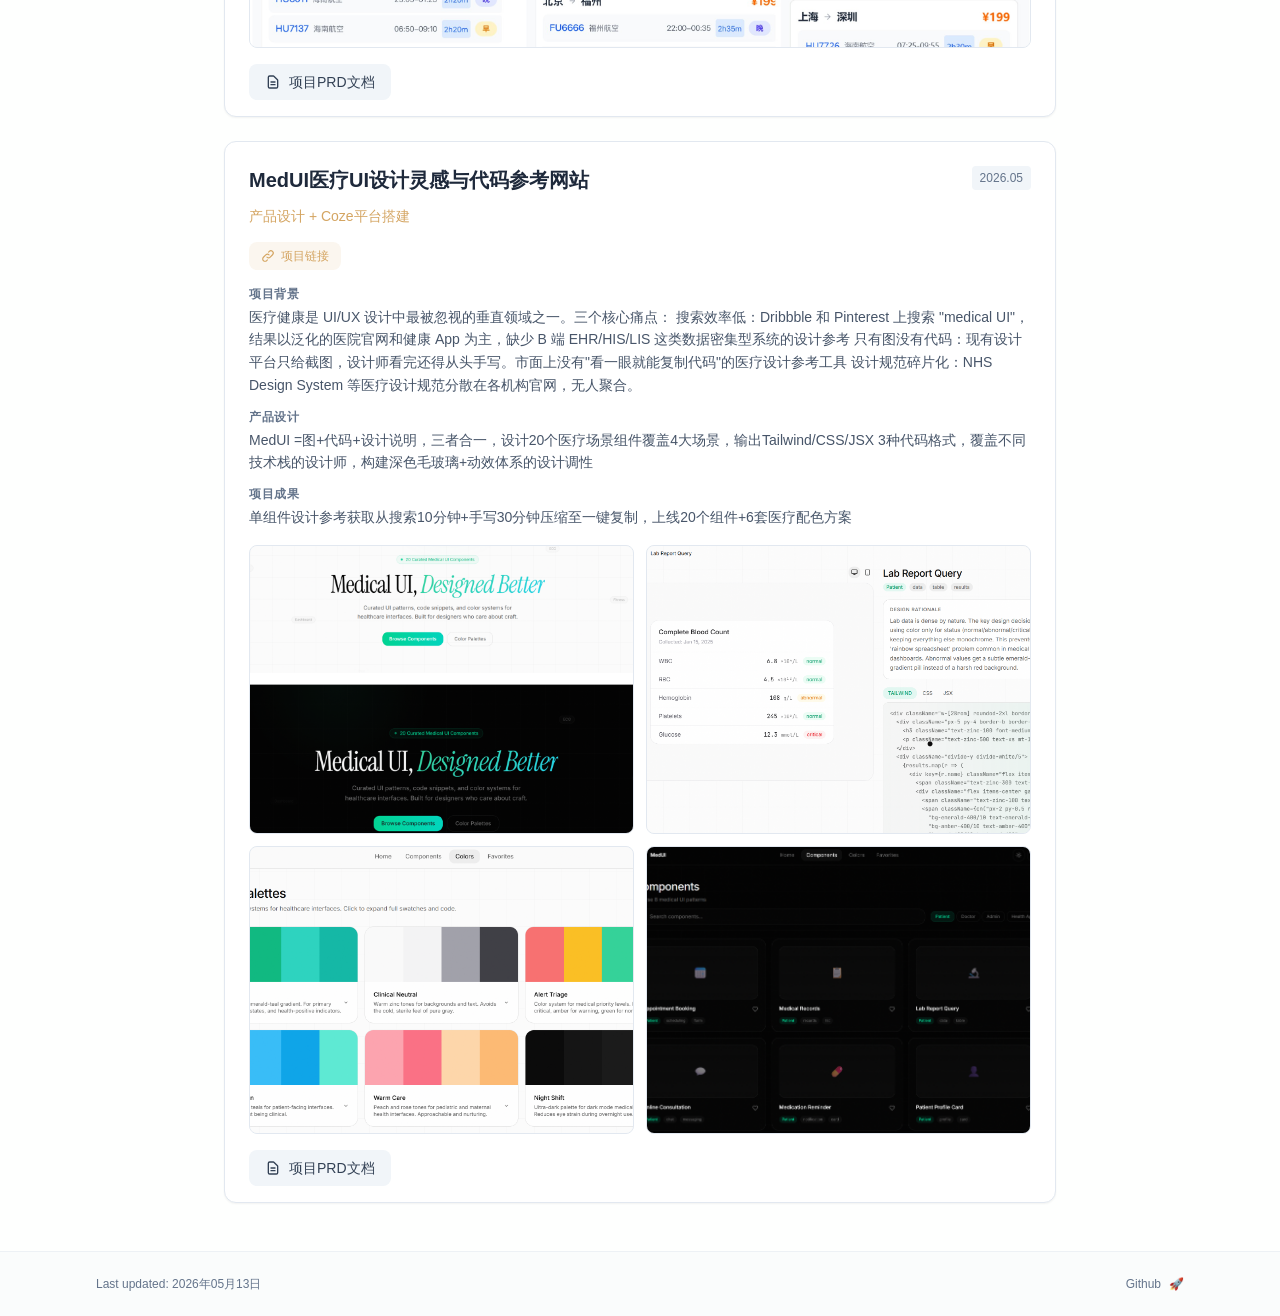
<file: teaching/index.html>
<!DOCTYPE html><html lang="en" class="scroll-smooth"><head><meta charSet="utf-8"/><meta name="viewport" content="width=device-width, initial-scale=1"/><link rel="stylesheet" href="/_next/static/css/2c443dc10fea900f.css" data-precedence="next"/><link rel="preload" as="script" fetchPriority="low" href="/_next/static/chunks/webpack-af78f5c2c11af041.js"/><script src="/_next/static/chunks/4bd1b696-70b6d399998de86a.js" async=""></script><script src="/_next/static/chunks/684-5aaa8290a129f299.js" async=""></script><script src="/_next/static/chunks/main-app-0c5c47f20a03ae47.js" async=""></script><script src="/_next/static/chunks/461-a9a5d7b05a71d978.js" async=""></script><script src="/_next/static/chunks/244-4831b58e8cf43dd3.js" async=""></script><script src="/_next/static/chunks/629-402ea8118379aab0.js" async=""></script><script src="/_next/static/chunks/app/layout-4342220c64546e56.js" async=""></script><script src="/_next/static/chunks/135-a22e89a750b164b9.js" async=""></script><script src="/_next/static/chunks/823-f531658a81d68ef9.js" async=""></script><script src="/_next/static/chunks/748-2057530f3adc56b6.js" async=""></script><script src="/_next/static/chunks/app/%5Bslug%5D/page-06f4997dc4f9462b.js" async=""></script><link rel="icon" href="/favicon.svg" type="image/svg+xml"/><link rel="dns-prefetch" href="https://jialeliu.com"/><link rel="preconnect" href="https://jialeliu.com" crossorigin=""/><link rel="preload" as="font" type="font/woff2" href="https://jialeliu.com/fonts/georgiab.woff2" crossorigin=""/><script>
              try {
                const theme = localStorage.getItem('theme-storage');
                const parsed = theme ? JSON.parse(theme) : null;
                const setting = parsed?.state?.theme || 'system';
                const prefersDark = typeof window !== 'undefined' && window.matchMedia && window.matchMedia('(prefers-color-scheme: dark)').matches;
                const effective = setting === 'dark' ? 'dark' : (setting === 'light' ? 'light' : (prefersDark ? 'dark' : 'light'));
                var root = document.documentElement;
                root.classList.add(effective);
                root.setAttribute('data-theme', effective);
              } catch (e) {
                var root = document.documentElement;
                root.classList.add('light');
                root.setAttribute('data-theme', 'light');
              }
            </script><script>
    try {
      const cfg = {"enabled":false,"locales":["en"],"defaultLocale":"en","mode":"auto","fixedLocale":"en","persist":true,"switcher":true,"labels":{"en":"en"}};
      const storageKey = 'locale-storage';
      const normalize = (value) => typeof value === 'string' ? value.trim().replace('_', '-').toLowerCase() : '';
      const matchLocale = (candidate) => {
        const normalized = normalize(candidate);
        if (!normalized) return null;
        if (cfg.locales.includes(normalized)) return normalized;
        const language = normalized.split('-')[0];
        if (cfg.locales.includes(language)) return language;
        return null;
      };

      let resolved = null;

      if (cfg.persist) {
        resolved = matchLocale(localStorage.getItem(storageKey));
      }

      if (!resolved) {
        if (cfg.mode === 'fixed') {
          resolved = cfg.fixedLocale;
        } else {
          resolved = matchLocale(navigator.language);
        }
      }

      if (!resolved) {
        resolved = cfg.defaultLocale;
      }

      const root = document.documentElement;
      root.lang = resolved;
      root.setAttribute('data-locale', resolved);

      if (cfg.persist) {
        localStorage.setItem(storageKey, resolved);
      }
    } catch (e) {
      const root = document.documentElement;
      root.lang = 'en';
      root.setAttribute('data-locale', 'en');
    }
  </script><script>
              (function(c,l,a,r,i,t,y){
                c[a]=c[a]||function(){(c[a].q=c[a].q||[]).push(arguments)};
                t=l.createElement(r);t.async=1;t.src="https://www.clarity.ms/tag/"+i;
                y=l.getElementsByTagName(r)[0];y.parentNode.insertBefore(t,y);
              })(window, document, "clarity", "script", "wr0d6cjcry");
            </script><title>项目经历 | 杜剑宇</title><meta name="description" content=" "/><meta name="author" content="杜剑宇"/><meta name="keywords" content="杜剑宇,PhD,Research,北京理工大学"/><meta name="creator" content="杜剑宇"/><meta name="publisher" content="杜剑宇"/><meta property="og:title" content="杜剑宇"/><meta property="og:description" content="个人主页"/><meta property="og:site_name" content="杜剑宇&#x27;s Academic Website"/><meta property="og:locale" content="en_US"/><meta property="og:type" content="website"/><meta name="twitter:card" content="summary"/><meta name="twitter:title" content="杜剑宇"/><meta name="twitter:description" content="个人主页"/><link rel="icon" href="/favicon.svg"/><script>document.querySelectorAll('body link[rel="icon"], body link[rel="apple-touch-icon"]').forEach(el => document.head.appendChild(el))</script><script src="/_next/static/chunks/polyfills-42372ed130431b0a.js" noModule=""></script></head><body class="font-sans antialiased"><div style="visibility:hidden"><nav class="fixed top-0 left-0 right-0 z-50" data-headlessui-state=""><div class="transition-all duration-300 ease-out bg-transparent" style="transform:translateY(-100px)"><div class="max-w-7xl mx-auto px-4 sm:px-6 lg:px-8"><div class="flex justify-between items-center h-16 lg:h-20"><div class="flex-shrink-0" tabindex="0"><a class="text-xl lg:text-2xl font-serif font-semibold text-primary hover:text-accent transition-colors duration-200" href="/">杜剑宇</a></div><div class="hidden lg:block"><div class="ml-10 flex items-center space-x-3"><div class="relative flex items-baseline space-x-1"><a data-nav-href="/" class="relative px-3 py-2 text-sm font-medium rounded-lg transition-colors duration-150 text-neutral-600" href="/">关于我</a><a data-nav-href="/teaching" class="relative px-3 py-2 text-sm font-medium rounded-lg transition-colors duration-150 text-primary" href="/teaching/">项目经历</a><a data-nav-href="/awards" class="relative px-3 py-2 text-sm font-medium rounded-lg transition-colors duration-150 text-neutral-600" href="/awards/">竞赛经历</a><a data-nav-href="/publications" class="relative px-3 py-2 text-sm font-medium rounded-lg transition-colors duration-150 text-neutral-600" href="/publications/">科研经历</a></div><div class="flex items-center justify-center w-10 h-10 rounded-lg border border-neutral-200 dark:border-[rgba(148,163,184,0.24)] bg-background dark:bg-neutral-800"><div class="w-4 h-4 rounded-full bg-neutral-300 animate-pulse"></div></div></div></div><div class="lg:hidden flex items-center space-x-2"><div class="flex items-center justify-center w-10 h-10 rounded-lg border border-neutral-200 dark:border-[rgba(148,163,184,0.24)] bg-background dark:bg-neutral-800"><div class="w-4 h-4 rounded-full bg-neutral-300 animate-pulse"></div></div><button class="inline-flex items-center justify-center p-2 rounded-md text-neutral-600 hover:text-primary hover:bg-neutral-100 dark:hover:bg-neutral-800 focus:outline-none focus:ring-2 focus:ring-inset focus:ring-accent transition-colors duration-200" id="headlessui-disclosure-button-«R7pdb»" type="button" aria-expanded="false" data-headlessui-state=""><span class="sr-only">Open main menu</span><div><svg xmlns="http://www.w3.org/2000/svg" fill="none" viewBox="0 0 24 24" stroke-width="1.5" stroke="currentColor" aria-hidden="true" data-slot="icon" class="block h-6 w-6"><path stroke-linecap="round" stroke-linejoin="round" d="M3.75 6.75h16.5M3.75 12h16.5m-16.5 5.25h16.5"></path></svg></div></button></div></div></div></div></nav><main class="min-h-screen pt-16 lg:pt-20"><div class="max-w-4xl mx-auto px-4 sm:px-6 lg:px-8 py-12"><div style="opacity:0;transform:translateY(20px)"><div class="mb-8"><h1 class="text-4xl font-serif font-bold text-primary mb-4">项目经历</h1></div><div class="space-y-6"><div id="Nano_AI" class="bg-white dark:bg-neutral-900 rounded-xl shadow-sm border border-neutral-200 dark:border-neutral-800 overflow-hidden scroll-mt-24" style="opacity:0;transform:translateY(20px)"><div class="p-6 pb-4"><div class="flex flex-col sm:flex-row sm:items-start sm:justify-between gap-2 mb-3"><h3 class="text-xl font-semibold text-primary">基于Nanobot的医学三维重建科研实验助手</h3><div class="flex items-center gap-2 shrink-0"><span class="text-xs font-medium text-neutral-500 bg-neutral-100 dark:bg-neutral-800 px-2 py-1 rounded">2026.03</span></div></div><p class="text-sm text-accent font-medium mb-4">产品设计 + 个人独立开发</p><div class="flex flex-wrap gap-2 mb-4"><span class="text-xs text-neutral-600 dark:text-neutral-400 bg-neutral-100 dark:bg-neutral-800 px-2.5 py-1 rounded-full border border-neutral-200 dark:border-neutral-700">Nanobot</span><span class="text-xs text-neutral-600 dark:text-neutral-400 bg-neutral-100 dark:bg-neutral-800 px-2.5 py-1 rounded-full border border-neutral-200 dark:border-neutral-700">CLI工具链</span><span class="text-xs text-neutral-600 dark:text-neutral-400 bg-neutral-100 dark:bg-neutral-800 px-2.5 py-1 rounded-full border border-neutral-200 dark:border-neutral-700">Tool/Skill机制设计</span><span class="text-xs text-neutral-600 dark:text-neutral-400 bg-neutral-100 dark:bg-neutral-800 px-2.5 py-1 rounded-full border border-neutral-200 dark:border-neutral-700">长短期记忆系统</span><span class="text-xs text-neutral-600 dark:text-neutral-400 bg-neutral-100 dark:bg-neutral-800 px-2.5 py-1 rounded-full border border-neutral-200 dark:border-neutral-700">微信ClawBot集成</span></div><div class="space-y-3 mb-4"><div><h4 class="text-xs font-semibold text-neutral-500 dark:text-neutral-400 uppercase tracking-wider mb-1">项目背景</h4><p class="text-sm text-neutral-600 dark:text-neutral-500 leading-relaxed">科研领域实验流程复杂，研究人员平均每次实验需手动输入10+命令行参数，结果难以追溯。</p></div><div><h4 class="text-xs font-semibold text-neutral-500 dark:text-neutral-400 uppercase tracking-wider mb-1">产品设计</h4><p class="text-sm text-neutral-600 dark:text-neutral-500 leading-relaxed">基于LLM Agent的智能实验调度系统，将传统命令行驱动的科研流程重构为自然语言交互式体验。实现多步骤实验任务调度，支持日志追踪，实现科研指标自动计算与结构化记录，接入微信ClawBot。</p></div><div><h4 class="text-xs font-semibold text-neutral-500 dark:text-neutral-400 uppercase tracking-wider mb-1">项目成果</h4><p class="text-sm text-neutral-600 dark:text-neutral-500 leading-relaxed">覆盖X光和CT系列共200+例数据，支持初始化、训练、评估等4种科研流程；实验配置效率提升80%+。</p></div></div><div class="grid gap-3 grid-cols-2"><div class="relative rounded-lg overflow-hidden bg-neutral-100 dark:bg-neutral-800 cursor-pointer border border-neutral-200 dark:border-neutral-700 hover:shadow-md transition-shadow aspect-[4/3]"><img alt="基于Nanobot的医学三维重建科研实验助手 - 1" loading="lazy" decoding="async" data-nimg="fill" class="object-cover" style="position:absolute;height:100%;width:100%;left:0;top:0;right:0;bottom:0;color:transparent" src="/project/Nano_AI/Nano_AI_01.jpg"/></div><div class="relative rounded-lg overflow-hidden bg-neutral-100 dark:bg-neutral-800 cursor-pointer border border-neutral-200 dark:border-neutral-700 hover:shadow-md transition-shadow aspect-[4/3]"><img alt="基于Nanobot的医学三维重建科研实验助手 - 2" loading="lazy" decoding="async" data-nimg="fill" class="object-cover" style="position:absolute;height:100%;width:100%;left:0;top:0;right:0;bottom:0;color:transparent" src="/project/Nano_AI/Nano_AI_02.png"/></div></div><div class="mt-4"><button class="inline-flex items-center gap-2 px-4 py-2 rounded-lg text-sm font-medium bg-neutral-100 dark:bg-neutral-800 text-neutral-700 dark:text-neutral-300 hover:bg-accent hover:text-white transition-colors disabled:opacity-50"><svg class="w-4 h-4" fill="none" viewBox="0 0 24 24" stroke="currentColor" stroke-width="2"><path stroke-linecap="round" stroke-linejoin="round" d="M9 12h6m-6 4h6m2 5H7a2 2 0 01-2-2V5a2 2 0 012-2h5.586a1 1 0 01.707.293l5.414 5.414a1 1 0 01.293.707V19a2 2 0 01-2 2z"></path></svg>项目PRD文档</button></div></div></div><div id="HNA_AI" class="bg-white dark:bg-neutral-900 rounded-xl shadow-sm border border-neutral-200 dark:border-neutral-800 overflow-hidden scroll-mt-24" style="opacity:0;transform:translateY(20px)"><div class="p-6 pb-4"><div class="flex flex-col sm:flex-row sm:items-start sm:justify-between gap-2 mb-3"><h3 class="text-xl font-semibold text-primary">海航随心飞线路查询AI助手</h3><div class="flex items-center gap-2 shrink-0"><span class="text-xs font-medium text-neutral-500 bg-neutral-100 dark:bg-neutral-800 px-2 py-1 rounded">2026.04</span></div></div><p class="text-sm text-accent font-medium mb-4">产品设计 + Coze平台搭建</p><div class="space-y-3 mb-4"><div><h4 class="text-xs font-semibold text-neutral-500 dark:text-neutral-400 uppercase tracking-wider mb-1">项目背景</h4><p class="text-sm text-neutral-600 dark:text-neutral-500 leading-relaxed">海航随心飞覆盖数百条航线，80%的人面临有出行意愿但无法快速匹配目的地的决策困境。</p></div><div><h4 class="text-xs font-semibold text-neutral-500 dark:text-neutral-400 uppercase tracking-wider mb-1">产品设计</h4><p class="text-sm text-neutral-600 dark:text-neutral-500 leading-relaxed">基于Coze平台搭建AI旅行顾问Agent，设计航线搜索与个性化推荐系统，支持自然语言生成旅行建议。基于用户偏好（海岛/古城/美食）和约束条件（周末/预算），主动推荐目的地+航线组合，完成微信小程序MVP搭建。</p></div><div><h4 class="text-xs font-semibold text-neutral-500 dark:text-neutral-400 uppercase tracking-wider mb-1">项目成果</h4><p class="text-sm text-neutral-600 dark:text-neutral-500 leading-relaxed">用户决策步骤从5步（打开APP→查航线→翻规则→比价→决定）缩减至1次对话，决策时间缩短约90%。</p></div></div><div class="grid gap-3 grid-cols-1"><div class="relative rounded-lg overflow-hidden bg-neutral-100 dark:bg-neutral-800 cursor-pointer border border-neutral-200 dark:border-neutral-700 hover:shadow-md transition-shadow aspect-video"><img alt="海航随心飞线路查询AI助手 - 1" loading="lazy" decoding="async" data-nimg="fill" class="object-cover" style="position:absolute;height:100%;width:100%;left:0;top:0;right:0;bottom:0;color:transparent" src="/project/HNA_AI/HNA_AI_01.jpg"/></div></div><div class="mt-4"><button class="inline-flex items-center gap-2 px-4 py-2 rounded-lg text-sm font-medium bg-neutral-100 dark:bg-neutral-800 text-neutral-700 dark:text-neutral-300 hover:bg-accent hover:text-white transition-colors disabled:opacity-50"><svg class="w-4 h-4" fill="none" viewBox="0 0 24 24" stroke="currentColor" stroke-width="2"><path stroke-linecap="round" stroke-linejoin="round" d="M9 12h6m-6 4h6m2 5H7a2 2 0 01-2-2V5a2 2 0 012-2h5.586a1 1 0 01.707.293l5.414 5.414a1 1 0 01.293.707V19a2 2 0 01-2 2z"></path></svg>项目PRD文档</button></div></div></div><div id="MedUI" class="bg-white dark:bg-neutral-900 rounded-xl shadow-sm border border-neutral-200 dark:border-neutral-800 overflow-hidden scroll-mt-24" style="opacity:0;transform:translateY(20px)"><div class="p-6 pb-4"><div class="flex flex-col sm:flex-row sm:items-start sm:justify-between gap-2 mb-3"><h3 class="text-xl font-semibold text-primary">MedUI医疗UI设计灵感与代码参考网站</h3><div class="flex items-center gap-2 shrink-0"><span class="text-xs font-medium text-neutral-500 bg-neutral-100 dark:bg-neutral-800 px-2 py-1 rounded">2026.05</span></div></div><p class="text-sm text-accent font-medium mb-4">产品设计 + Coze平台搭建</p><a href="https://8hx58hpq4j.coze.site" target="_blank" rel="noopener noreferrer" class="inline-flex items-center gap-1.5 px-3 py-1.5 rounded-lg text-xs font-medium bg-accent/10 text-accent hover:bg-accent hover:text-white transition-colors mb-4"><svg class="w-3.5 h-3.5" fill="none" viewBox="0 0 24 24" stroke="currentColor" stroke-width="2"><path stroke-linecap="round" stroke-linejoin="round" d="M13.828 10.172a4 4 0 00-5.656 0l-4 4a4 4 0 105.656 5.656l1.102-1.101m-.758-4.899a4 4 0 005.656 0l4-4a4 4 0 00-5.656-5.656l-1.1 1.1"></path></svg>项目链接</a><div class="space-y-3 mb-4"><div><h4 class="text-xs font-semibold text-neutral-500 dark:text-neutral-400 uppercase tracking-wider mb-1">项目背景</h4><p class="text-sm text-neutral-600 dark:text-neutral-500 leading-relaxed">医疗健康是 UI/UX 设计中最被忽视的垂直领域之一。三个核心痛点：

搜索效率低：Dribbble 和 Pinterest 上搜索 &quot;medical UI&quot;，结果以泛化的医院官网和健康 App 为主，缺少 B 端 EHR/HIS/LIS 这类数据密集型系统的设计参考
只有图没有代码：现有设计平台只给截图，设计师看完还得从头手写。市面上没有&quot;看一眼就能复制代码&quot;的医疗设计参考工具
设计规范碎片化：NHS Design System 等医疗设计规范分散在各机构官网，无人聚合。</p></div><div><h4 class="text-xs font-semibold text-neutral-500 dark:text-neutral-400 uppercase tracking-wider mb-1">产品设计</h4><p class="text-sm text-neutral-600 dark:text-neutral-500 leading-relaxed">MedUI =图+代码+设计说明，三者合一，设计20个医疗场景组件覆盖4大场景，输出Tailwind/CSS/JSX 3种代码格式，覆盖不同技术栈的设计师，构建深色毛玻璃+动效体系的设计调性</p></div><div><h4 class="text-xs font-semibold text-neutral-500 dark:text-neutral-400 uppercase tracking-wider mb-1">项目成果</h4><p class="text-sm text-neutral-600 dark:text-neutral-500 leading-relaxed">单组件设计参考获取从搜索10分钟+手写30分钟压缩至一键复制，上线20个组件+6套医疗配色方案</p></div></div><div class="grid gap-3 grid-cols-2"><div class="relative rounded-lg overflow-hidden bg-neutral-100 dark:bg-neutral-800 cursor-pointer border border-neutral-200 dark:border-neutral-700 hover:shadow-md transition-shadow aspect-[4/3]"><img alt="MedUI医疗UI设计灵感与代码参考网站 - 1" loading="lazy" decoding="async" data-nimg="fill" class="object-cover" style="position:absolute;height:100%;width:100%;left:0;top:0;right:0;bottom:0;color:transparent" src="/project/MedUI/MedUI_01.png"/></div><div class="relative rounded-lg overflow-hidden bg-neutral-100 dark:bg-neutral-800 cursor-pointer border border-neutral-200 dark:border-neutral-700 hover:shadow-md transition-shadow aspect-[4/3]"><img alt="MedUI医疗UI设计灵感与代码参考网站 - 2" loading="lazy" decoding="async" data-nimg="fill" class="object-cover" style="position:absolute;height:100%;width:100%;left:0;top:0;right:0;bottom:0;color:transparent" src="/project/MedUI/MedUI_02.png"/></div><div class="relative rounded-lg overflow-hidden bg-neutral-100 dark:bg-neutral-800 cursor-pointer border border-neutral-200 dark:border-neutral-700 hover:shadow-md transition-shadow aspect-[4/3]"><img alt="MedUI医疗UI设计灵感与代码参考网站 - 3" loading="lazy" decoding="async" data-nimg="fill" class="object-cover" style="position:absolute;height:100%;width:100%;left:0;top:0;right:0;bottom:0;color:transparent" src="/project/MedUI/MedUI_03.png"/></div><div class="relative rounded-lg overflow-hidden bg-neutral-100 dark:bg-neutral-800 cursor-pointer border border-neutral-200 dark:border-neutral-700 hover:shadow-md transition-shadow aspect-[4/3]"><img alt="MedUI医疗UI设计灵感与代码参考网站 - 4" loading="lazy" decoding="async" data-nimg="fill" class="object-cover" style="position:absolute;height:100%;width:100%;left:0;top:0;right:0;bottom:0;color:transparent" src="/project/MedUI/MedUI_04.png"/></div></div><div class="mt-4"><button class="inline-flex items-center gap-2 px-4 py-2 rounded-lg text-sm font-medium bg-neutral-100 dark:bg-neutral-800 text-neutral-700 dark:text-neutral-300 hover:bg-accent hover:text-white transition-colors disabled:opacity-50"><svg class="w-4 h-4" fill="none" viewBox="0 0 24 24" stroke="currentColor" stroke-width="2"><path stroke-linecap="round" stroke-linejoin="round" d="M9 12h6m-6 4h6m2 5H7a2 2 0 01-2-2V5a2 2 0 012-2h5.586a1 1 0 01.707.293l5.414 5.414a1 1 0 01.293.707V19a2 2 0 01-2 2z"></path></svg>项目PRD文档</button></div></div></div></div></div></div><!--$--><!--/$--><!--$--><!--/$--></main><footer class="border-t border-neutral-200/50 bg-neutral-50/50 dark:bg-neutral-900/50 dark:border-neutral-700/50"><div class="max-w-6xl mx-auto px-4 sm:px-6 lg:px-8 py-6"><div class="flex flex-col sm:flex-row justify-between items-center gap-2"><p class="text-xs text-neutral-500">Last updated<!-- -->: <!-- -->2026年05月13日</p><p class="text-xs text-neutral-500 flex items-center"><a href="https://github.com/WanlingMu" target="_blank" rel="noopener noreferrer" class="hover:text-accent transition-colors">Github</a><span class="ml-2">🚀</span></p></div></div></footer></div><script src="/_next/static/chunks/webpack-af78f5c2c11af041.js" async=""></script><script>(self.__next_f=self.__next_f||[]).push([0])</script><script>self.__next_f.push([1,"1:\"$Sreact.fragment\"\n3:I[3719,[\"461\",\"static/chunks/461-a9a5d7b05a71d978.js\",\"244\",\"static/chunks/244-4831b58e8cf43dd3.js\",\"629\",\"static/chunks/629-402ea8118379aab0.js\",\"177\",\"static/chunks/app/layout-4342220c64546e56.js\"],\"ThemeProvider\"]\n4:I[310,[\"461\",\"static/chunks/461-a9a5d7b05a71d978.js\",\"244\",\"static/chunks/244-4831b58e8cf43dd3.js\",\"629\",\"static/chunks/629-402ea8118379aab0.js\",\"177\",\"static/chunks/app/layout-4342220c64546e56.js\"],\"LocaleProvider\"]\n5:I[4574,[\"461\",\"static/chunks/461-a9a5d7b05a71d978.js\",\"244\",\"static/chunks/244-4831b58e8cf43dd3.js\",\"629\",\"static/chunks/629-402ea8118379aab0.js\",\"177\",\"static/chunks/app/layout-4342220c64546e56.js\"],\"default\"]\n6:I[7555,[],\"\"]\n7:I[1295,[],\"\"]\n8:I[2548,[\"461\",\"static/chunks/461-a9a5d7b05a71d978.js\",\"244\",\"static/chunks/244-4831b58e8cf43dd3.js\",\"629\",\"static/chunks/629-402ea8118379aab0.js\",\"177\",\"static/chunks/app/layout-4342220c64546e56.js\"],\"default\"]\na:I[9665,[],\"MetadataBoundary\"]\nc:I[9665,[],\"OutletBoundary\"]\nf:I[4911,[],\"AsyncMetadataOutlet\"]\n11:I[9665,[],\"ViewportBoundary\"]\n13:I[6614,[],\"\"]\n:HL[\"/_next/static/css/2c443dc10fea900f.css\",\"style\"]\n2:T579,\n    try {\n      const cfg = {\"enabled\":false,\"locales\":[\"en\"],\"defaultLocale\":\"en\",\"mode\":\"auto\",\"fixedLocale\":\"en\",\"persist\":true,\"switcher\":true,\"labels\":{\"en\":\"en\"}};\n      const storageKey = 'locale-storage';\n      const normalize = (value) =\u003e typeof value === 'string' ? value.trim().replace('_', '-').toLowerCase() : '';\n      const matchLocale = (candidate) =\u003e {\n        const normalized = normalize(candidate);\n        if (!normalized) return null;\n        if (cfg.locales.includes(normalized)) return normalized;\n        const language = normalized.split('-')[0];\n        if (cfg.locales.includes(language)) return language;\n        return null;\n      };\n\n      let resolved = null;\n\n      if (cfg.persist) {\n        resolved = matchLocale(localStorage.getItem(storageKey));\n      }\n\n      if (!resolved) {\n        if (cfg.mode === 'fixed') {\n          resolved = cfg.fixedLocale;\n        } else {\n          resol"])</script><script>self.__next_f.push([1,"ved = matchLocale(navigator.language);\n        }\n      }\n\n      if (!resolved) {\n        resolved = cfg.defaultLocale;\n      }\n\n      const root = document.documentElement;\n      root.lang = resolved;\n      root.setAttribute('data-locale', resolved);\n\n      if (cfg.persist) {\n        localStorage.setItem(storageKey, resolved);\n      }\n    } catch (e) {\n      const root = document.documentElement;\n      root.lang = 'en';\n      root.setAttribute('data-locale', 'en');\n    }\n  "])</script><script>self.__next_f.push([1,"0:{\"P\":null,\"b\":\"Jc8arTrcCLXsqeOPu9hVr\",\"p\":\"\",\"c\":[\"\",\"teaching\",\"\"],\"i\":false,\"f\":[[[\"\",{\"children\":[[\"slug\",\"teaching\",\"d\"],{\"children\":[\"__PAGE__\",{}]}]},\"$undefined\",\"$undefined\",true],[\"\",[\"$\",\"$1\",\"c\",{\"children\":[[[\"$\",\"link\",\"0\",{\"rel\":\"stylesheet\",\"href\":\"/_next/static/css/2c443dc10fea900f.css\",\"precedence\":\"next\",\"crossOrigin\":\"$undefined\",\"nonce\":\"$undefined\"}]],[\"$\",\"html\",null,{\"lang\":\"en\",\"className\":\"scroll-smooth\",\"suppressHydrationWarning\":true,\"children\":[[\"$\",\"head\",null,{\"children\":[[\"$\",\"link\",null,{\"rel\":\"icon\",\"href\":\"/favicon.svg\",\"type\":\"image/svg+xml\"}],[\"$\",\"link\",null,{\"rel\":\"dns-prefetch\",\"href\":\"https://jialeliu.com\"}],[\"$\",\"link\",null,{\"rel\":\"preconnect\",\"href\":\"https://jialeliu.com\",\"crossOrigin\":\"\"}],[\"$\",\"link\",null,{\"rel\":\"preload\",\"as\":\"font\",\"type\":\"font/woff2\",\"href\":\"https://jialeliu.com/fonts/georgiab.woff2\",\"crossOrigin\":\"\"}],[\"$\",\"script\",null,{\"dangerouslySetInnerHTML\":{\"__html\":\"\\n              try {\\n                const theme = localStorage.getItem('theme-storage');\\n                const parsed = theme ? JSON.parse(theme) : null;\\n                const setting = parsed?.state?.theme || 'system';\\n                const prefersDark = typeof window !== 'undefined' \u0026\u0026 window.matchMedia \u0026\u0026 window.matchMedia('(prefers-color-scheme: dark)').matches;\\n                const effective = setting === 'dark' ? 'dark' : (setting === 'light' ? 'light' : (prefersDark ? 'dark' : 'light'));\\n                var root = document.documentElement;\\n                root.classList.add(effective);\\n                root.setAttribute('data-theme', effective);\\n              } catch (e) {\\n                var root = document.documentElement;\\n                root.classList.add('light');\\n                root.setAttribute('data-theme', 'light');\\n              }\\n            \"}}],[\"$\",\"script\",null,{\"dangerouslySetInnerHTML\":{\"__html\":\"$2\"}}],[\"$\",\"script\",null,{\"dangerouslySetInnerHTML\":{\"__html\":\"\\n              (function(c,l,a,r,i,t,y){\\n                c[a]=c[a]||function(){(c[a].q=c[a].q||[]).push(arguments)};\\n                t=l.createElement(r);t.async=1;t.src=\\\"https://www.clarity.ms/tag/\\\"+i;\\n                y=l.getElementsByTagName(r)[0];y.parentNode.insertBefore(t,y);\\n              })(window, document, \\\"clarity\\\", \\\"script\\\", \\\"wr0d6cjcry\\\");\\n            \"}}]]}],[\"$\",\"body\",null,{\"className\":\"font-sans antialiased\",\"children\":[\"$\",\"$L3\",null,{\"children\":[\"$\",\"$L4\",null,{\"config\":{\"enabled\":false,\"locales\":[\"en\"],\"defaultLocale\":\"en\",\"mode\":\"auto\",\"fixedLocale\":\"en\",\"persist\":true,\"switcher\":true,\"labels\":{\"en\":\"en\"}},\"children\":[[\"$\",\"$L5\",null,{\"items\":[{\"title\":\"关于我\",\"type\":\"page\",\"target\":\"about\",\"href\":\"/\"},{\"title\":\"项目经历\",\"type\":\"page\",\"target\":\"teaching\",\"href\":\"/teaching\"},{\"title\":\"竞赛经历\",\"type\":\"page\",\"target\":\"awards\",\"href\":\"/awards\"},{\"title\":\"科研经历\",\"type\":\"page\",\"target\":\"publications\",\"href\":\"/publications\"}],\"siteTitle\":\"杜剑宇\",\"enableOnePageMode\":false,\"i18n\":\"$0:f:0:1:1:props:children:1:props:children:1:props:children:props:children:props:config\",\"itemsByLocale\":{\"en\":[{\"title\":\"关于我\",\"type\":\"page\",\"target\":\"about\",\"href\":\"/\"},{\"title\":\"项目经历\",\"type\":\"page\",\"target\":\"teaching\",\"href\":\"/teaching\"},{\"title\":\"竞赛经历\",\"type\":\"page\",\"target\":\"awards\",\"href\":\"/awards\"},{\"title\":\"科研经历\",\"type\":\"page\",\"target\":\"publications\",\"href\":\"/publications\"}]},\"siteTitleByLocale\":{\"en\":\"杜剑宇\"}}],[\"$\",\"main\",null,{\"className\":\"min-h-screen pt-16 lg:pt-20\",\"children\":[\"$\",\"$L6\",null,{\"parallelRouterKey\":\"children\",\"error\":\"$undefined\",\"errorStyles\":\"$undefined\",\"errorScripts\":\"$undefined\",\"template\":[\"$\",\"$L7\",null,{}],\"templateStyles\":\"$undefined\",\"templateScripts\":\"$undefined\",\"notFound\":[[[\"$\",\"title\",null,{\"children\":\"404: This page could not be found.\"}],[\"$\",\"div\",null,{\"style\":{\"fontFamily\":\"system-ui,\\\"Segoe UI\\\",Roboto,Helvetica,Arial,sans-serif,\\\"Apple Color Emoji\\\",\\\"Segoe UI Emoji\\\"\",\"height\":\"100vh\",\"textAlign\":\"center\",\"display\":\"flex\",\"flexDirection\":\"column\",\"alignItems\":\"center\",\"justifyContent\":\"center\"},\"children\":[\"$\",\"div\",null,{\"children\":[[\"$\",\"style\",null,{\"dangerouslySetInnerHTML\":{\"__html\":\"body{color:#000;background:#fff;margin:0}.next-error-h1{border-right:1px solid rgba(0,0,0,.3)}@media (prefers-color-scheme:dark){body{color:#fff;background:#000}.next-error-h1{border-right:1px solid rgba(255,255,255,.3)}}\"}}],[\"$\",\"h1\",null,{\"className\":\"next-error-h1\",\"style\":{\"display\":\"inline-block\",\"margin\":\"0 20px 0 0\",\"padding\":\"0 23px 0 0\",\"fontSize\":24,\"fontWeight\":500,\"verticalAlign\":\"top\",\"lineHeight\":\"49px\"},\"children\":404}],[\"$\",\"div\",null,{\"style\":{\"display\":\"inline-block\"},\"children\":[\"$\",\"h2\",null,{\"style\":{\"fontSize\":14,\"fontWeight\":400,\"lineHeight\":\"49px\",\"margin\":0},\"children\":\"This page could not be found.\"}]}]]}]}]],[]],\"forbidden\":\"$undefined\",\"unauthorized\":\"$undefined\"}]}],[\"$\",\"$L8\",null,{\"footerConfig\":{\"left\":{\"title\":\"Last updated\",\"title_zh\":\"最近更新\",\"content\":\"2026年05月13日\"},\"right\":{\"title\":\"Github\",\"title_zh\":\"Github\",\"icon\":\"🚀\",\"url\":\"https://github.com/WanlingMu\"}}}]]}]}]}]]}]]}],{\"children\":[[\"slug\",\"teaching\",\"d\"],[\"$\",\"$1\",\"c\",{\"children\":[null,[\"$\",\"$L6\",null,{\"parallelRouterKey\":\"children\",\"error\":\"$undefined\",\"errorStyles\":\"$undefined\",\"errorScripts\":\"$undefined\",\"template\":[\"$\",\"$L7\",null,{}],\"templateStyles\":\"$undefined\",\"templateScripts\":\"$undefined\",\"notFound\":\"$undefined\",\"forbidden\":\"$undefined\",\"unauthorized\":\"$undefined\"}]]}],{\"children\":[\"__PAGE__\",[\"$\",\"$1\",\"c\",{\"children\":[\"$L9\",[\"$\",\"$La\",null,{\"children\":\"$Lb\"}],null,[\"$\",\"$Lc\",null,{\"children\":[\"$Ld\",\"$Le\",[\"$\",\"$Lf\",null,{\"promise\":\"$@10\"}]]}]]}],{},null,false]},null,false]},null,false],[\"$\",\"$1\",\"h\",{\"children\":[null,[\"$\",\"$1\",\"YGSbrcP0CKf7oQUMhnBGv\",{\"children\":[[\"$\",\"$L11\",null,{\"children\":\"$L12\"}],null]}],null]}],false]],\"m\":\"$undefined\",\"G\":[\"$13\",\"$undefined\"],\"s\":false,\"S\":true}\n"])</script><script>self.__next_f.push([1,"14:\"$Sreact.suspense\"\n15:I[4911,[],\"AsyncMetadata\"]\n17:I[2719,[\"461\",\"static/chunks/461-a9a5d7b05a71d978.js\",\"135\",\"static/chunks/135-a22e89a750b164b9.js\",\"823\",\"static/chunks/823-f531658a81d68ef9.js\",\"748\",\"static/chunks/748-2057530f3adc56b6.js\",\"182\",\"static/chunks/app/%5Bslug%5D/page-06f4997dc4f9462b.js\"],\"default\"]\nb:[\"$\",\"$14\",null,{\"fallback\":null,\"children\":[\"$\",\"$L15\",null,{\"promise\":\"$@16\"}]}]\n"])</script><script>self.__next_f.push([1,"9:[\"$\",\"$L17\",null,{\"dataByLocale\":{\"en\":{\"type\":\"project\",\"config\":{\"type\":\"project\",\"title\":\"项目经历\",\"description\":\" \"},\"projects\":[{\"projectName\":\"基于Nanobot的医学三维重建科研实验助手\",\"time\":\"2026.03\",\"background\":\"科研领域实验流程复杂，研究人员平均每次实验需手动输入10+命令行参数，结果难以追溯。\",\"techStack\":[\"Nanobot\",\"CLI工具链\",\"Tool/Skill机制设计\",\"长短期记忆系统\",\"微信ClawBot集成\"],\"productDesign\":\"基于LLM Agent的智能实验调度系统，将传统命令行驱动的科研流程重构为自然语言交互式体验。实现多步骤实验任务调度，支持日志追踪，实现科研指标自动计算与结构化记录，接入微信ClawBot。\",\"projectOutcome\":\"覆盖X光和CT系列共200+例数据，支持初始化、训练、评估等4种科研流程；实验配置效率提升80%+。\",\"role\":\"产品设计 + 个人独立开发\",\"img\":[\"Nano_AI_01.jpg\",\"Nano_AI_02.png\"],\"PRD\":\"PRD_AI_Nano_V1.0.md\",\"order\":1,\"id\":\"Nano_AI\"},{\"projectName\":\"海航随心飞线路查询AI助手\",\"time\":\"2026.04\",\"background\":\"海航随心飞覆盖数百条航线，80%的人面临有出行意愿但无法快速匹配目的地的决策困境。\",\"techStack\":[],\"productDesign\":\"基于Coze平台搭建AI旅行顾问Agent，设计航线搜索与个性化推荐系统，支持自然语言生成旅行建议。基于用户偏好（海岛/古城/美食）和约束条件（周末/预算），主动推荐目的地+航线组合，完成微信小程序MVP搭建。\",\"projectOutcome\":\"用户决策步骤从5步（打开APP→查航线→翻规则→比价→决定）缩减至1次对话，决策时间缩短约90%。\",\"role\":\"产品设计 + Coze平台搭建\",\"img\":[\"HNA_AI_01.jpg\"],\"PRD\":\"PRD_AI_HN_Air_V1.0.md\",\"order\":2,\"id\":\"HNA_AI\"},{\"projectName\":\"MedUI医疗UI设计灵感与代码参考网站\",\"time\":\"2026.05\",\"background\":\"医疗健康是 UI/UX 设计中最被忽视的垂直领域之一。三个核心痛点：\\n\\n搜索效率低：Dribbble 和 Pinterest 上搜索 \\\"medical UI\\\"，结果以泛化的医院官网和健康 App 为主，缺少 B 端 EHR/HIS/LIS 这类数据密集型系统的设计参考\\n只有图没有代码：现有设计平台只给截图，设计师看完还得从头手写。市面上没有\\\"看一眼就能复制代码\\\"的医疗设计参考工具\\n设计规范碎片化：NHS Design System 等医疗设计规范分散在各机构官网，无人聚合。\",\"techStack\":[],\"productDesign\":\"MedUI =图+代码+设计说明，三者合一，设计20个医疗场景组件覆盖4大场景，输出Tailwind/CSS/JSX 3种代码格式，覆盖不同技术栈的设计师，构建深色毛玻璃+动效体系的设计调性\",\"projectOutcome\":\"单组件设计参考获取从搜索10分钟+手写30分钟压缩至一键复制，上线20个组件+6套医疗配色方案\",\"role\":\"产品设计 + Coze平台搭建\",\"img\":[\"MedUI_01.png\",\"MedUI_02.png\",\"MedUI_03.png\",\"MedUI_04.png\"],\"PRD\":\"MedUI_PRD_V1.0.md\",\"link\":\"https://8hx58hpq4j.coze.site\",\"order\":3,\"id\":\"MedUI\"}]}},\"defaultLocale\":\"en\"}]\n"])</script><script>self.__next_f.push([1,"e:null\n"])</script><script>self.__next_f.push([1,"12:[[\"$\",\"meta\",\"0\",{\"charSet\":\"utf-8\"}],[\"$\",\"meta\",\"1\",{\"name\":\"viewport\",\"content\":\"width=device-width, initial-scale=1\"}]]\nd:null\n"])</script><script>self.__next_f.push([1,"16:{\"metadata\":[[\"$\",\"title\",\"0\",{\"children\":\"项目经历 | 杜剑宇\"}],[\"$\",\"meta\",\"1\",{\"name\":\"description\",\"content\":\" \"}],[\"$\",\"meta\",\"2\",{\"name\":\"author\",\"content\":\"杜剑宇\"}],[\"$\",\"meta\",\"3\",{\"name\":\"keywords\",\"content\":\"杜剑宇,PhD,Research,北京理工大学\"}],[\"$\",\"meta\",\"4\",{\"name\":\"creator\",\"content\":\"杜剑宇\"}],[\"$\",\"meta\",\"5\",{\"name\":\"publisher\",\"content\":\"杜剑宇\"}],[\"$\",\"meta\",\"6\",{\"property\":\"og:title\",\"content\":\"杜剑宇\"}],[\"$\",\"meta\",\"7\",{\"property\":\"og:description\",\"content\":\"个人主页\"}],[\"$\",\"meta\",\"8\",{\"property\":\"og:site_name\",\"content\":\"杜剑宇's Academic Website\"}],[\"$\",\"meta\",\"9\",{\"property\":\"og:locale\",\"content\":\"en_US\"}],[\"$\",\"meta\",\"10\",{\"property\":\"og:type\",\"content\":\"website\"}],[\"$\",\"meta\",\"11\",{\"name\":\"twitter:card\",\"content\":\"summary\"}],[\"$\",\"meta\",\"12\",{\"name\":\"twitter:title\",\"content\":\"杜剑宇\"}],[\"$\",\"meta\",\"13\",{\"name\":\"twitter:description\",\"content\":\"个人主页\"}],[\"$\",\"link\",\"14\",{\"rel\":\"icon\",\"href\":\"/favicon.svg\"}]],\"error\":null,\"digest\":\"$undefined\"}\n10:{\"metadata\":\"$16:metadata\",\"error\":null,\"digest\":\"$undefined\"}\n"])</script></body></html>
</file>
<file: _next/static/css/2c443dc10fea900f.css>
/*! tailwindcss v4.1.10 | MIT License | https://tailwindcss.com */@layer properties{@supports (((-webkit-hyphens:none)) and (not (margin-trim:inline))) or ((-moz-orient:inline) and (not (color:rgb(from red r g b)))){*,::backdrop,:after,:before{--tw-translate-x:0;--tw-translate-y:0;--tw-translate-z:0;--tw-rotate-x:initial;--tw-rotate-y:initial;--tw-rotate-z:initial;--tw-skew-x:initial;--tw-skew-y:initial;--tw-space-y-reverse:0;--tw-space-x-reverse:0;--tw-border-style:solid;--tw-leading:initial;--tw-font-weight:initial;--tw-tracking:initial;--tw-shadow:0 0 #0000;--tw-shadow-color:initial;--tw-shadow-alpha:100%;--tw-inset-shadow:0 0 #0000;--tw-inset-shadow-color:initial;--tw-inset-shadow-alpha:100%;--tw-ring-color:initial;--tw-ring-shadow:0 0 #0000;--tw-inset-ring-color:initial;--tw-inset-ring-shadow:0 0 #0000;--tw-ring-inset:initial;--tw-ring-offset-width:0px;--tw-ring-offset-color:#fff;--tw-ring-offset-shadow:0 0 #0000;--tw-blur:initial;--tw-brightness:initial;--tw-contrast:initial;--tw-grayscale:initial;--tw-hue-rotate:initial;--tw-invert:initial;--tw-opacity:initial;--tw-saturate:initial;--tw-sepia:initial;--tw-drop-shadow:initial;--tw-drop-shadow-color:initial;--tw-drop-shadow-alpha:100%;--tw-drop-shadow-size:initial;--tw-backdrop-blur:initial;--tw-backdrop-brightness:initial;--tw-backdrop-contrast:initial;--tw-backdrop-grayscale:initial;--tw-backdrop-hue-rotate:initial;--tw-backdrop-invert:initial;--tw-backdrop-opacity:initial;--tw-backdrop-saturate:initial;--tw-backdrop-sepia:initial;--tw-duration:initial;--tw-ease:initial;--tw-scale-x:1;--tw-scale-y:1;--tw-scale-z:1}}}@layer theme{:host,:root{--font-sans:"Inter",-apple-system,BlinkMacSystemFont,"Segoe UI",Roboto,sans-serif;--color-red-50:oklch(97.1% .013 17.38);--color-red-400:oklch(70.4% .191 22.216);--color-red-600:oklch(57.7% .245 27.325);--color-red-900:oklch(39.6% .141 25.723);--color-black:#000;--color-white:#fff;--spacing:.25rem;--container-2xl:42rem;--container-3xl:48rem;--container-4xl:56rem;--container-5xl:64rem;--container-6xl:72rem;--container-7xl:80rem;--text-xs:.75rem;--text-xs--line-height:calc(1/.75);--text-sm:.875rem;--text-sm--line-height:calc(1.25/.875);--text-base:1rem;--text-base--line-height:calc(1.5/1);--text-lg:1.125rem;--text-lg--line-height:calc(1.75/1.125);--text-xl:1.25rem;--text-xl--line-height:calc(1.75/1.25);--text-2xl:1.5rem;--text-2xl--line-height:calc(2/1.5);--text-3xl:1.875rem;--text-3xl--line-height:calc(2.25/1.875);--text-4xl:2.25rem;--text-4xl--line-height:calc(2.5/2.25);--font-weight-medium:500;--font-weight-semibold:600;--font-weight-bold:700;--tracking-tight:-.025em;--tracking-wider:.05em;--leading-tight:1.25;--leading-relaxed:1.625;--radius-md:.375rem;--radius-lg:.5rem;--radius-xl:.75rem;--radius-2xl:1rem;--ease-out:cubic-bezier(0,0,.2,1);--animate-pulse:pulse 2s cubic-bezier(.4,0,.6,1)infinite;--blur-sm:8px;--blur-xl:24px;--aspect-video:16/9;--default-transition-duration:.15s;--default-transition-timing-function:cubic-bezier(.4,0,.2,1);--default-font-family:"Inter",-apple-system,BlinkMacSystemFont,"Segoe UI",Roboto,sans-serif;--default-mono-font-family:"SF Mono",Monaco,"Cascadia Code","Roboto Mono",Consolas,"Courier New",monospace;--line-height-normal:1.5;--shadow-glass:0 8px 32px 0 #1f26875e}}@layer base{*,::backdrop,:after,:before{box-sizing:border-box;border:0 solid;margin:0;padding:0}::file-selector-button{box-sizing:border-box;border:0 solid;margin:0;padding:0}:host,html{-webkit-text-size-adjust:100%;tab-size:4;line-height:1.5;font-family:var(--default-font-family,ui-sans-serif,system-ui,sans-serif,"Apple Color Emoji","Segoe UI Emoji","Segoe UI Symbol","Noto Color Emoji");font-feature-settings:var(--default-font-feature-settings,normal);font-variation-settings:var(--default-font-variation-settings,normal);-webkit-tap-highlight-color:transparent}hr{height:0;color:inherit;border-top-width:1px}abbr:where([title]){-webkit-text-decoration:underline dotted;text-decoration:underline dotted}h1,h2,h3,h4,h5,h6{font-size:inherit;font-weight:inherit}a{color:inherit;-webkit-text-decoration:inherit;text-decoration:inherit}b,strong{font-weight:bolder}code,kbd,pre,samp{font-family:var(--default-mono-font-family,ui-monospace,SFMono-Regular,Menlo,Monaco,Consolas,"Liberation Mono","Courier New",monospace);font-feature-settings:var(--default-mono-font-feature-settings,normal);font-variation-settings:var(--default-mono-font-variation-settings,normal);font-size:1em}small{font-size:80%}sub,sup{vertical-align:baseline;font-size:75%;line-height:0;position:relative}sub{bottom:-.25em}sup{top:-.5em}table{text-indent:0;border-color:inherit;border-collapse:collapse}:-moz-focusring{outline:auto}progress{vertical-align:baseline}summary{display:list-item}menu,ol,ul{list-style:none}audio,canvas,embed,iframe,img,object,svg,video{vertical-align:middle;display:block}img,video{max-width:100%;height:auto}button,input,optgroup,select,textarea{font:inherit;font-feature-settings:inherit;font-variation-settings:inherit;letter-spacing:inherit;color:inherit;opacity:1;background-color:#0000;border-radius:0}::file-selector-button{font:inherit;font-feature-settings:inherit;font-variation-settings:inherit;letter-spacing:inherit;color:inherit;opacity:1;background-color:#0000;border-radius:0}:where(select:is([multiple],[size])) optgroup{font-weight:bolder}:where(select:is([multiple],[size])) optgroup option{padding-inline-start:20px}::file-selector-button{margin-inline-end:4px}::placeholder{opacity:1}@supports (not ((-webkit-appearance:-apple-pay-button))) or (contain-intrinsic-size:1px){::placeholder{color:currentColor}@supports (color:color-mix(in lab,red,red)){::placeholder{color:color-mix(in oklab,currentcolor 50%,transparent)}}}textarea{resize:vertical}::-webkit-search-decoration{-webkit-appearance:none}::-webkit-date-and-time-value{min-height:1lh;text-align:inherit}::-webkit-datetime-edit{display:inline-flex}::-webkit-datetime-edit-fields-wrapper{padding:0}::-webkit-datetime-edit,::-webkit-datetime-edit-year-field{padding-block:0}::-webkit-datetime-edit-day-field,::-webkit-datetime-edit-month-field{padding-block:0}::-webkit-datetime-edit-hour-field,::-webkit-datetime-edit-minute-field{padding-block:0}::-webkit-datetime-edit-millisecond-field,::-webkit-datetime-edit-second-field{padding-block:0}::-webkit-datetime-edit-meridiem-field{padding-block:0}:-moz-ui-invalid{box-shadow:none}button,input:where([type=button],[type=reset],[type=submit]){appearance:button}::file-selector-button{appearance:button}::-webkit-inner-spin-button,::-webkit-outer-spin-button{height:auto}[hidden]:where(:not([hidden=until-found])){display:none!important}}@layer components;@layer utilities{.pointer-events-none{pointer-events:none}.sr-only{clip:rect(0,0,0,0);white-space:nowrap;border-width:0;width:1px;height:1px;margin:-1px;padding:0;overflow:hidden}.absolute,.sr-only{position:absolute}.fixed{position:fixed}.relative{position:relative}.static{position:static}.sticky{position:sticky}.inset-0{inset:calc(var(--spacing)*0)}.-top-3{top:calc(var(--spacing)*-3)}.top-0{top:calc(var(--spacing)*0)}.top-1\/2{top:50%}.top-2{top:calc(var(--spacing)*2)}.top-8{top:calc(var(--spacing)*8)}.top-full{top:100%}.-right-3{right:calc(var(--spacing)*-3)}.right-0{right:calc(var(--spacing)*0)}.right-2{right:calc(var(--spacing)*2)}.left-0{left:calc(var(--spacing)*0)}.left-1\/2{left:50%}.left-3{left:calc(var(--spacing)*3)}.z-10{z-index:10}.z-20{z-index:20}.z-40{z-index:40}.z-50{z-index:50}.container{width:100%}@media (min-width:40rem){.container{max-width:40rem}}@media (min-width:48rem){.container{max-width:48rem}}@media (min-width:64rem){.container{max-width:64rem}}@media (min-width:80rem){.container{max-width:80rem}}@media (min-width:96rem){.container{max-width:96rem}}.mx-4{margin-inline:calc(var(--spacing)*4)}.mx-auto{margin-inline:auto}.my-4{margin-block:calc(var(--spacing)*4)}.mt-1{margin-top:calc(var(--spacing)*1)}.mt-2{margin-top:calc(var(--spacing)*2)}.mt-3{margin-top:calc(var(--spacing)*3)}.mt-4{margin-top:calc(var(--spacing)*4)}.mt-6{margin-top:calc(var(--spacing)*6)}.mt-8{margin-top:calc(var(--spacing)*8)}.mt-auto{margin-top:auto}.mr-1{margin-right:calc(var(--spacing)*1)}.mr-1\.5{margin-right:calc(var(--spacing)*1.5)}.mr-2{margin-right:calc(var(--spacing)*2)}.mb-1{margin-bottom:calc(var(--spacing)*1)}.mb-2{margin-bottom:calc(var(--spacing)*2)}.mb-3{margin-bottom:calc(var(--spacing)*3)}.mb-4{margin-bottom:calc(var(--spacing)*4)}.mb-6{margin-bottom:calc(var(--spacing)*6)}.mb-8{margin-bottom:calc(var(--spacing)*8)}.ml-0{margin-left:calc(var(--spacing)*0)}.ml-0\.5{margin-left:calc(var(--spacing)*.5)}.ml-1{margin-left:calc(var(--spacing)*1)}.ml-2{margin-left:calc(var(--spacing)*2)}.ml-3{margin-left:calc(var(--spacing)*3)}.ml-4{margin-left:calc(var(--spacing)*4)}.ml-10{margin-left:calc(var(--spacing)*10)}.line-clamp-2{-webkit-line-clamp:2}.line-clamp-2,.line-clamp-3{-webkit-box-orient:vertical;display:-webkit-box;overflow:hidden}.line-clamp-3{-webkit-line-clamp:3}.block{display:block}.contents{display:contents}.flex{display:flex}.grid{display:grid}.hidden{display:none}.inline-block{display:inline-block}.inline-flex{display:inline-flex}.aspect-\[4\/3\]{aspect-ratio:4/3}.aspect-video{aspect-ratio:var(--aspect-video)}.h-0{height:calc(var(--spacing)*0)}.h-2\.5{height:calc(var(--spacing)*2.5)}.h-3{height:calc(var(--spacing)*3)}.h-3\.5{height:calc(var(--spacing)*3.5)}.h-4{height:calc(var(--spacing)*4)}.h-5{height:calc(var(--spacing)*5)}.h-6{height:calc(var(--spacing)*6)}.h-8{height:calc(var(--spacing)*8)}.h-10{height:calc(var(--spacing)*10)}.h-12{height:calc(var(--spacing)*12)}.h-16{height:calc(var(--spacing)*16)}.h-64{height:calc(var(--spacing)*64)}.h-full{height:100%}.max-h-\[85vh\]{max-height:85vh}.max-h-\[90vh\]{max-height:90vh}.min-h-screen{min-height:100vh}.w-0{width:calc(var(--spacing)*0)}.w-1\/2{width:50%}.w-2\.5{width:calc(var(--spacing)*2.5)}.w-3{width:calc(var(--spacing)*3)}.w-3\.5{width:calc(var(--spacing)*3.5)}.w-4{width:calc(var(--spacing)*4)}.w-5{width:calc(var(--spacing)*5)}.w-6{width:calc(var(--spacing)*6)}.w-8{width:calc(var(--spacing)*8)}.w-10{width:calc(var(--spacing)*10)}.w-12{width:calc(var(--spacing)*12)}.w-14{width:calc(var(--spacing)*14)}.w-16{width:calc(var(--spacing)*16)}.w-32{width:calc(var(--spacing)*32)}.w-36{width:calc(var(--spacing)*36)}.w-64{width:calc(var(--spacing)*64)}.w-auto{width:auto}.w-full{width:100%}.max-w-2xl{max-width:var(--container-2xl)}.max-w-3xl{max-width:var(--container-3xl)}.max-w-4xl{max-width:var(--container-4xl)}.max-w-5xl{max-width:var(--container-5xl)}.max-w-6xl{max-width:var(--container-6xl)}.max-w-7xl{max-width:var(--container-7xl)}.max-w-\[calc\(100vw-2rem\)\]{max-width:calc(100vw - 2rem)}.max-w-none{max-width:none}.min-w-0{min-width:calc(var(--spacing)*0)}.flex-1{flex:1}.flex-shrink-0,.shrink-0{flex-shrink:0}.flex-grow{flex-grow:1}.-translate-x-1\/2{--tw-translate-x:calc(calc(1/2*100%)*-1)}.-translate-x-1\/2,.-translate-y-1\/2{translate:var(--tw-translate-x)var(--tw-translate-y)}.-translate-y-1\/2{--tw-translate-y:calc(calc(1/2*100%)*-1)}.-translate-y-full{--tw-translate-y:-100%;translate:var(--tw-translate-x)var(--tw-translate-y)}.rotate-180{rotate:180deg}.transform{transform:var(--tw-rotate-x,)var(--tw-rotate-y,)var(--tw-rotate-z,)var(--tw-skew-x,)var(--tw-skew-y,)}.animate-pulse{animation:var(--animate-pulse)}.cursor-pointer{cursor:pointer}.resize{resize:both}.scroll-mt-24{scroll-margin-top:calc(var(--spacing)*24)}.list-inside{list-style-position:inside}.list-decimal{list-style-type:decimal}.list-disc{list-style-type:disc}.grid-cols-1{grid-template-columns:repeat(1,minmax(0,1fr))}.grid-cols-2{grid-template-columns:repeat(2,minmax(0,1fr))}.flex-col{flex-direction:column}.flex-wrap{flex-wrap:wrap}.items-baseline{align-items:baseline}.items-center{align-items:center}.items-start{align-items:flex-start}.justify-between{justify-content:space-between}.justify-center{justify-content:center}.gap-1{gap:calc(var(--spacing)*1)}.gap-1\.5{gap:calc(var(--spacing)*1.5)}.gap-2{gap:calc(var(--spacing)*2)}.gap-3{gap:calc(var(--spacing)*3)}.gap-4{gap:calc(var(--spacing)*4)}.gap-6{gap:calc(var(--spacing)*6)}.gap-12{gap:calc(var(--spacing)*12)}:where(.space-y-1>:not(:last-child)){--tw-space-y-reverse:0;margin-block-start:calc(calc(var(--spacing)*1)*var(--tw-space-y-reverse));margin-block-end:calc(calc(var(--spacing)*1)*calc(1 - var(--tw-space-y-reverse)))}:where(.space-y-2>:not(:last-child)){--tw-space-y-reverse:0;margin-block-start:calc(calc(var(--spacing)*2)*var(--tw-space-y-reverse));margin-block-end:calc(calc(var(--spacing)*2)*calc(1 - var(--tw-space-y-reverse)))}:where(.space-y-2\.5>:not(:last-child)){--tw-space-y-reverse:0;margin-block-start:calc(calc(var(--spacing)*2.5)*var(--tw-space-y-reverse));margin-block-end:calc(calc(var(--spacing)*2.5)*calc(1 - var(--tw-space-y-reverse)))}:where(.space-y-3>:not(:last-child)){--tw-space-y-reverse:0;margin-block-start:calc(calc(var(--spacing)*3)*var(--tw-space-y-reverse));margin-block-end:calc(calc(var(--spacing)*3)*calc(1 - var(--tw-space-y-reverse)))}:where(.space-y-4>:not(:last-child)){--tw-space-y-reverse:0;margin-block-start:calc(calc(var(--spacing)*4)*var(--tw-space-y-reverse));margin-block-end:calc(calc(var(--spacing)*4)*calc(1 - var(--tw-space-y-reverse)))}:where(.space-y-6>:not(:last-child)){--tw-space-y-reverse:0;margin-block-start:calc(calc(var(--spacing)*6)*var(--tw-space-y-reverse));margin-block-end:calc(calc(var(--spacing)*6)*calc(1 - var(--tw-space-y-reverse)))}:where(.space-y-8>:not(:last-child)){--tw-space-y-reverse:0;margin-block-start:calc(calc(var(--spacing)*8)*var(--tw-space-y-reverse));margin-block-end:calc(calc(var(--spacing)*8)*calc(1 - var(--tw-space-y-reverse)))}:where(.space-x-0\.5>:not(:last-child)){--tw-space-x-reverse:0;margin-inline-start:calc(calc(var(--spacing)*.5)*var(--tw-space-x-reverse));margin-inline-end:calc(calc(var(--spacing)*.5)*calc(1 - var(--tw-space-x-reverse)))}:where(.space-x-1>:not(:last-child)){--tw-space-x-reverse:0;margin-inline-start:calc(calc(var(--spacing)*1)*var(--tw-space-x-reverse));margin-inline-end:calc(calc(var(--spacing)*1)*calc(1 - var(--tw-space-x-reverse)))}:where(.space-x-2>:not(:last-child)){--tw-space-x-reverse:0;margin-inline-start:calc(calc(var(--spacing)*2)*var(--tw-space-x-reverse));margin-inline-end:calc(calc(var(--spacing)*2)*calc(1 - var(--tw-space-x-reverse)))}:where(.space-x-3>:not(:last-child)){--tw-space-x-reverse:0;margin-inline-start:calc(calc(var(--spacing)*3)*var(--tw-space-x-reverse));margin-inline-end:calc(calc(var(--spacing)*3)*calc(1 - var(--tw-space-x-reverse)))}.truncate{text-overflow:ellipsis;white-space:nowrap}.overflow-hidden,.truncate{overflow:hidden}.overflow-x-auto{overflow-x:auto}.overflow-y-auto{overflow-y:auto}.scroll-smooth{scroll-behavior:smooth}.rounded{border-radius:.25rem}.rounded-2xl{border-radius:var(--radius-2xl)}.rounded-full{border-radius:3.40282e+38px}.rounded-lg{border-radius:var(--radius-lg)}.rounded-md{border-radius:var(--radius-md)}.rounded-xl{border-radius:var(--radius-xl)}.border{border-style:var(--tw-border-style);border-width:1px}.border-t{border-top-style:var(--tw-border-style);border-top-width:1px}.border-t-4{border-top-style:var(--tw-border-style);border-top-width:4px}.border-r-4{border-right-style:var(--tw-border-style);border-right-width:4px}.border-b{border-bottom-style:var(--tw-border-style);border-bottom-width:1px}.border-l-4{border-left-style:var(--tw-border-style);border-left-width:4px}.border-accent,.border-accent\/50{border-color:var(--accent)}@supports (color:color-mix(in lab,red,red)){.border-accent\/50{border-color:color-mix(in oklab,var(--accent)50%,transparent)}}.border-neutral-100{border-color:var(--neutral-100)}.border-neutral-200,.border-neutral-200\/50{border-color:var(--neutral-200)}@supports (color:color-mix(in lab,red,red)){.border-neutral-200\/50{border-color:color-mix(in oklab,var(--neutral-200)50%,transparent)}}.border-transparent{border-color:#0000}.border-white\/10{border-color:#ffffff1a}@supports (color:color-mix(in lab,red,red)){.border-white\/10{border-color:color-mix(in oklab,var(--color-white)10%,transparent)}}.border-t-accent{border-top-color:var(--accent)}.border-t-neutral-800{border-top-color:var(--neutral-800)}.bg-accent,.bg-accent\/10{background-color:var(--accent)}@supports (color:color-mix(in lab,red,red)){.bg-accent\/10{background-color:color-mix(in oklab,var(--accent)10%,transparent)}}.bg-accent\/\[0\.07\]{background-color:var(--accent)}@supports (color:color-mix(in lab,red,red)){.bg-accent\/\[0\.07\]{background-color:color-mix(in oklab,var(--accent)7%,transparent)}}.bg-background,.bg-background\/80{background-color:var(--background)}@supports (color:color-mix(in lab,red,red)){.bg-background\/80{background-color:color-mix(in oklab,var(--background)80%,transparent)}}.bg-background\/95{background-color:var(--background)}@supports (color:color-mix(in lab,red,red)){.bg-background\/95{background-color:color-mix(in oklab,var(--background)95%,transparent)}}.bg-black\/20{background-color:#0003}@supports (color:color-mix(in lab,red,red)){.bg-black\/20{background-color:color-mix(in oklab,var(--color-black)20%,transparent)}}.bg-black\/80{background-color:#000c}@supports (color:color-mix(in lab,red,red)){.bg-black\/80{background-color:color-mix(in oklab,var(--color-black)80%,transparent)}}.bg-neutral-50,.bg-neutral-50\/50{background-color:var(--neutral-50)}@supports (color:color-mix(in lab,red,red)){.bg-neutral-50\/50{background-color:color-mix(in oklab,var(--neutral-50)50%,transparent)}}.bg-neutral-100{background-color:var(--neutral-100)}.bg-neutral-300{background-color:var(--neutral-300)}.bg-neutral-800{background-color:var(--neutral-800)}.bg-red-50{background-color:var(--color-red-50)}.bg-transparent{background-color:#0000}.bg-white{background-color:var(--color-white)}.bg-white\/90{background-color:#ffffffe6}@supports (color:color-mix(in lab,red,red)){.bg-white\/90{background-color:color-mix(in oklab,var(--color-white)90%,transparent)}}.object-contain{object-fit:contain}.object-cover{object-fit:cover}.object-\[32\%_center\]{object-position:32% center}.p-1\.5{padding:calc(var(--spacing)*1.5)}.p-2{padding:calc(var(--spacing)*2)}.p-4{padding:calc(var(--spacing)*4)}.p-6{padding:calc(var(--spacing)*6)}.px-1{padding-inline:calc(var(--spacing)*1)}.px-1\.5{padding-inline:calc(var(--spacing)*1.5)}.px-2{padding-inline:calc(var(--spacing)*2)}.px-2\.5{padding-inline:calc(var(--spacing)*2.5)}.px-3{padding-inline:calc(var(--spacing)*3)}.px-4{padding-inline:calc(var(--spacing)*4)}.px-6{padding-inline:calc(var(--spacing)*6)}.py-0\.5{padding-block:calc(var(--spacing)*.5)}.py-1{padding-block:calc(var(--spacing)*1)}.py-1\.5{padding-block:calc(var(--spacing)*1.5)}.py-2{padding-block:calc(var(--spacing)*2)}.py-2\.5{padding-block:calc(var(--spacing)*2.5)}.py-3{padding-block:calc(var(--spacing)*3)}.py-4{padding-block:calc(var(--spacing)*4)}.py-6{padding-block:calc(var(--spacing)*6)}.py-8{padding-block:calc(var(--spacing)*8)}.py-12{padding-block:calc(var(--spacing)*12)}.pt-2{padding-top:calc(var(--spacing)*2)}.pt-16{padding-top:calc(var(--spacing)*16)}.pr-4{padding-right:calc(var(--spacing)*4)}.pb-2{padding-bottom:calc(var(--spacing)*2)}.pb-3{padding-bottom:calc(var(--spacing)*3)}.pb-4{padding-bottom:calc(var(--spacing)*4)}.pl-4{padding-left:calc(var(--spacing)*4)}.pl-10{padding-left:calc(var(--spacing)*10)}.text-center{text-align:center}.font-mono{font-family:SF Mono,Monaco,Cascadia Code,Roboto Mono,Consolas,Courier New,monospace}.font-sans{font-family:Inter,-apple-system,BlinkMacSystemFont,Segoe UI,Roboto,sans-serif}.font-serif{font-family:Georgia CDN,Georgia,serif}.text-2xl{font-size:var(--text-2xl);line-height:var(--tw-leading,var(--text-2xl--line-height))}.text-3xl{font-size:var(--text-3xl);line-height:var(--tw-leading,var(--text-3xl--line-height))}.text-4xl{font-size:var(--text-4xl);line-height:var(--tw-leading,var(--text-4xl--line-height))}.text-base{font-size:var(--text-base);line-height:var(--tw-leading,var(--text-base--line-height))}.text-lg{font-size:var(--text-lg);line-height:var(--tw-leading,var(--text-lg--line-height))}.text-sm{font-size:var(--text-sm);line-height:var(--tw-leading,var(--text-sm--line-height))}.text-xl{font-size:var(--text-xl);line-height:var(--tw-leading,var(--text-xl--line-height))}.text-xs{font-size:var(--text-xs);line-height:var(--tw-leading,var(--text-xs--line-height))}.text-\[0\.95em\]{font-size:.95em}.leading-relaxed{--tw-leading:var(--leading-relaxed);line-height:var(--leading-relaxed)}.leading-tight{--tw-leading:var(--leading-tight);line-height:var(--leading-tight)}.font-bold{--tw-font-weight:var(--font-weight-bold);font-weight:var(--font-weight-bold)}.font-medium{--tw-font-weight:var(--font-weight-medium);font-weight:var(--font-weight-medium)}.font-semibold{--tw-font-weight:var(--font-weight-semibold);font-weight:var(--font-weight-semibold)}.tracking-tight{--tw-tracking:var(--tracking-tight);letter-spacing:var(--tracking-tight)}.tracking-wider{--tw-tracking:var(--tracking-wider);letter-spacing:var(--tracking-wider)}.break-words{overflow-wrap:break-word}.break-all{word-break:break-all}.whitespace-nowrap{white-space:nowrap}.whitespace-pre-wrap{white-space:pre-wrap}.text-accent,.text-accent\/80{color:var(--accent)}@supports (color:color-mix(in lab,red,red)){.text-accent\/80{color:color-mix(in oklab,var(--accent)80%,transparent)}}.text-neutral-400{color:var(--neutral-400)}.text-neutral-500{color:var(--neutral-500)}.text-neutral-600{color:var(--neutral-600)}.text-neutral-700{color:var(--neutral-700)}.text-neutral-800{color:var(--neutral-800)}.text-primary{color:var(--primary)}.text-red-600{color:var(--color-red-600)}.text-white{color:var(--color-white)}.capitalize{text-transform:capitalize}.uppercase{text-transform:uppercase}.italic{font-style:italic}.underline{text-decoration-line:underline}.decoration-accent{-webkit-text-decoration-color:var(--accent);text-decoration-color:var(--accent)}.decoration-neutral-400{-webkit-text-decoration-color:var(--neutral-400);text-decoration-color:var(--neutral-400)}.underline-offset-4{text-underline-offset:4px}.antialiased{-webkit-font-smoothing:antialiased;-moz-osx-font-smoothing:grayscale}.opacity-60{opacity:.6}.opacity-70{opacity:.7}.shadow-2xl{--tw-shadow:0 25px 50px -12px var(--tw-shadow-color,#00000040)}.shadow-2xl,.shadow-lg{box-shadow:var(--tw-inset-shadow),var(--tw-inset-ring-shadow),var(--tw-ring-offset-shadow),var(--tw-ring-shadow),var(--tw-shadow)}.shadow-lg{--tw-shadow:0 10px 15px -3px var(--tw-shadow-color,#0000001a),0 4px 6px -2px var(--tw-shadow-color,#0000000d)}.shadow-sm{--tw-shadow:0 1px 2px 0 var(--tw-shadow-color,#0000000d);box-shadow:var(--tw-inset-shadow),var(--tw-inset-ring-shadow),var(--tw-ring-offset-shadow),var(--tw-ring-shadow),var(--tw-shadow)}.filter{filter:var(--tw-blur,)var(--tw-brightness,)var(--tw-contrast,)var(--tw-grayscale,)var(--tw-hue-rotate,)var(--tw-invert,)var(--tw-saturate,)var(--tw-sepia,)var(--tw-drop-shadow,)}.backdrop-blur-sm{--tw-backdrop-blur:blur(var(--blur-sm))}.backdrop-blur-sm,.backdrop-blur-xl{-webkit-backdrop-filter:var(--tw-backdrop-blur,)var(--tw-backdrop-brightness,)var(--tw-backdrop-contrast,)var(--tw-backdrop-grayscale,)var(--tw-backdrop-hue-rotate,)var(--tw-backdrop-invert,)var(--tw-backdrop-opacity,)var(--tw-backdrop-saturate,)var(--tw-backdrop-sepia,);backdrop-filter:var(--tw-backdrop-blur,)var(--tw-backdrop-brightness,)var(--tw-backdrop-contrast,)var(--tw-backdrop-grayscale,)var(--tw-backdrop-hue-rotate,)var(--tw-backdrop-invert,)var(--tw-backdrop-opacity,)var(--tw-backdrop-saturate,)var(--tw-backdrop-sepia,)}.backdrop-blur-xl{--tw-backdrop-blur:blur(var(--blur-xl))}.transition{transition-property:color,background-color,border-color,outline-color,text-decoration-color,fill,stroke,--tw-gradient-from,--tw-gradient-via,--tw-gradient-to,opacity,box-shadow,transform,translate,scale,rotate,filter,-webkit-backdrop-filter,backdrop-filter,display,visibility,content-visibility,overlay,pointer-events;transition-timing-function:var(--tw-ease,var(--default-transition-timing-function));transition-duration:var(--tw-duration,var(--default-transition-duration))}.transition-all{transition-property:all;transition-timing-function:var(--tw-ease,var(--default-transition-timing-function));transition-duration:var(--tw-duration,var(--default-transition-duration))}.transition-colors{transition-property:color,background-color,border-color,outline-color,text-decoration-color,fill,stroke,--tw-gradient-from,--tw-gradient-via,--tw-gradient-to;transition-timing-function:var(--tw-ease,var(--default-transition-timing-function));transition-duration:var(--tw-duration,var(--default-transition-duration))}.transition-shadow{transition-property:box-shadow;transition-timing-function:var(--tw-ease,var(--default-transition-timing-function));transition-duration:var(--tw-duration,var(--default-transition-duration))}.transition-transform{transition-property:transform,translate,scale,rotate;transition-timing-function:var(--tw-ease,var(--default-transition-timing-function));transition-duration:var(--tw-duration,var(--default-transition-duration))}.duration-150{--tw-duration:.15s;transition-duration:.15s}.duration-200{--tw-duration:.2s;transition-duration:.2s}.duration-300{--tw-duration:.3s;transition-duration:.3s}.duration-500{--tw-duration:.5s;transition-duration:.5s}.ease-out{--tw-ease:var(--ease-out);transition-timing-function:var(--ease-out)}@media (hover:hover){.group-hover\:scale-105:is(:where(.group):hover *){--tw-scale-x:105%;--tw-scale-y:105%;--tw-scale-z:105%;scale:var(--tw-scale-x)var(--tw-scale-y)}.group-hover\:text-accent:is(:where(.group):hover *){color:var(--accent)}}.last\:mb-0:last-child{margin-bottom:calc(var(--spacing)*0)}@media (hover:hover){.hover\:-translate-y-0\.5:hover{--tw-translate-y:calc(var(--spacing)*-.5);translate:var(--tw-translate-x)var(--tw-translate-y)}.hover\:scale-105:hover{--tw-scale-x:105%;--tw-scale-y:105%;--tw-scale-z:105%;scale:var(--tw-scale-x)var(--tw-scale-y)}.hover\:scale-\[1\.02\]:hover{scale:1.02}.hover\:border-accent:hover,.hover\:border-accent\/40:hover{border-color:var(--accent)}@supports (color:color-mix(in lab,red,red)){.hover\:border-accent\/40:hover{border-color:color-mix(in oklab,var(--accent)40%,transparent)}}.hover\:bg-accent:hover{background-color:var(--accent)}.hover\:bg-accent-dark:hover{background-color:var(--accent-dark)}.hover\:bg-accent\/10:hover{background-color:var(--accent)}@supports (color:color-mix(in lab,red,red)){.hover\:bg-accent\/10:hover{background-color:color-mix(in oklab,var(--accent)10%,transparent)}}.hover\:bg-black\/30:hover{background-color:#0000004d}@supports (color:color-mix(in lab,red,red)){.hover\:bg-black\/30:hover{background-color:color-mix(in oklab,var(--color-black)30%,transparent)}}.hover\:bg-neutral-50:hover{background-color:var(--neutral-50)}.hover\:bg-neutral-100:hover{background-color:var(--neutral-100)}.hover\:bg-red-50:hover{background-color:var(--color-red-50)}.hover\:text-accent:hover{color:var(--accent)}.hover\:text-accent-dark:hover{color:var(--accent-dark)}.hover\:text-primary:hover{color:var(--primary)}.hover\:text-red-600:hover{color:var(--color-red-600)}.hover\:text-white:hover{color:var(--color-white)}.hover\:shadow-lg:hover{--tw-shadow:0 10px 15px -3px var(--tw-shadow-color,#0000001a),0 4px 6px -2px var(--tw-shadow-color,#0000000d)}.hover\:shadow-lg:hover,.hover\:shadow-md:hover{box-shadow:var(--tw-inset-shadow),var(--tw-inset-ring-shadow),var(--tw-ring-offset-shadow),var(--tw-ring-shadow),var(--tw-shadow)}.hover\:shadow-md:hover{--tw-shadow:0 4px 6px -1px var(--tw-shadow-color,#0000001a),0 2px 4px -1px var(--tw-shadow-color,#0000000f)}.hover\:shadow-sm:hover{--tw-shadow:0 1px 2px 0 var(--tw-shadow-color,#0000000d)}.hover\:shadow-sm:hover,.hover\:shadow-xl:hover{box-shadow:var(--tw-inset-shadow),var(--tw-inset-ring-shadow),var(--tw-ring-offset-shadow),var(--tw-ring-shadow),var(--tw-shadow)}.hover\:shadow-xl:hover{--tw-shadow:0 20px 25px -5px var(--tw-shadow-color,#0000001a),0 10px 10px -5px var(--tw-shadow-color,#0000000a)}}.focus\:border-transparent:focus{border-color:#0000}.focus\:ring-2:focus{--tw-ring-shadow:var(--tw-ring-inset,)0 0 0 calc(2px + var(--tw-ring-offset-width))var(--tw-ring-color,currentcolor);box-shadow:var(--tw-inset-shadow),var(--tw-inset-ring-shadow),var(--tw-ring-offset-shadow),var(--tw-ring-shadow),var(--tw-shadow)}.focus\:ring-accent:focus{--tw-ring-color:var(--accent)}.focus\:outline-none:focus{--tw-outline-style:none;outline-style:none}.focus\:ring-inset:focus{--tw-ring-inset:inset}.focus-visible\:ring-2:focus-visible{--tw-ring-shadow:var(--tw-ring-inset,)0 0 0 calc(2px + var(--tw-ring-offset-width))var(--tw-ring-color,currentcolor);box-shadow:var(--tw-inset-shadow),var(--tw-inset-ring-shadow),var(--tw-ring-offset-shadow),var(--tw-ring-shadow),var(--tw-shadow)}.focus-visible\:ring-accent\/50:focus-visible{--tw-ring-color:var(--accent)}@supports (color:color-mix(in lab,red,red)){.focus-visible\:ring-accent\/50:focus-visible{--tw-ring-color:color-mix(in oklab,var(--accent)50%,transparent)}}.disabled\:opacity-50:disabled{opacity:.5}@media (min-width:40rem){.sm\:hidden{display:none}.sm\:inline{display:inline}.sm\:w-auto{width:auto}.sm\:max-w-none{max-width:none}.sm\:flex-row{flex-direction:row}.sm\:items-start{align-items:flex-start}.sm\:justify-between{justify-content:space-between}.sm\:gap-4{gap:calc(var(--spacing)*4)}:where(.sm\:space-y-0>:not(:last-child)){--tw-space-y-reverse:0;margin-block-start:calc(calc(var(--spacing)*0)*var(--tw-space-y-reverse));margin-block-end:calc(calc(var(--spacing)*0)*calc(1 - var(--tw-space-y-reverse)))}:where(.sm\:space-x-2>:not(:last-child)){--tw-space-x-reverse:0;margin-inline-start:calc(calc(var(--spacing)*2)*var(--tw-space-x-reverse));margin-inline-end:calc(calc(var(--spacing)*2)*calc(1 - var(--tw-space-x-reverse)))}.sm\:p-2{padding:calc(var(--spacing)*2)}.sm\:px-3{padding-inline:calc(var(--spacing)*3)}.sm\:px-6{padding-inline:calc(var(--spacing)*6)}.sm\:whitespace-nowrap{white-space:nowrap}}@media (min-width:48rem){.md\:col-span-2{grid-column:span 2/span 2}.md\:aspect-\[4\/3\]{aspect-ratio:4/3}.md\:w-48{width:calc(var(--spacing)*48)}.md\:grid-cols-2{grid-template-columns:repeat(2,minmax(0,1fr))}.md\:flex-row{flex-direction:row}}@media (min-width:64rem){.lg\:col-span-1{grid-column:span 1/span 1}.lg\:col-span-2{grid-column:span 2/span 2}.lg\:block{display:block}.lg\:hidden{display:none}.lg\:h-20{height:calc(var(--spacing)*20)}.lg\:grid-cols-3{grid-template-columns:repeat(3,minmax(0,1fr))}.lg\:px-8{padding-inline:calc(var(--spacing)*8)}.lg\:pt-20{padding-top:calc(var(--spacing)*20)}.lg\:text-2xl{font-size:var(--text-2xl);line-height:var(--tw-leading,var(--text-2xl--line-height))}}.dark\:border-\[rgba\(148\,163\,184\,0\.24\)\]:where(.dark,.dark *){border-color:#94a3b83d}.dark\:border-neutral-600:where(.dark,.dark *){border-color:var(--neutral-600)}.dark\:border-neutral-700:where(.dark,.dark *),.dark\:border-neutral-700\/50:where(.dark,.dark *){border-color:var(--neutral-700)}@supports (color:color-mix(in lab,red,red)){.dark\:border-neutral-700\/50:where(.dark,.dark *){border-color:color-mix(in oklab,var(--neutral-700)50%,transparent)}}.dark\:border-neutral-800:where(.dark,.dark *){border-color:var(--neutral-800)}.dark\:bg-neutral-700:where(.dark,.dark *){background-color:var(--neutral-700)}.dark\:bg-neutral-800:where(.dark,.dark *),.dark\:bg-neutral-800\/50:where(.dark,.dark *){background-color:var(--neutral-800)}@supports (color:color-mix(in lab,red,red)){.dark\:bg-neutral-800\/50:where(.dark,.dark *){background-color:color-mix(in oklab,var(--neutral-800)50%,transparent)}}.dark\:bg-neutral-900:where(.dark,.dark *),.dark\:bg-neutral-900\/50:where(.dark,.dark *){background-color:var(--neutral-900)}@supports (color:color-mix(in lab,red,red)){.dark\:bg-neutral-900\/50:where(.dark,.dark *){background-color:color-mix(in oklab,var(--neutral-900)50%,transparent)}}.dark\:bg-red-900\/20:where(.dark,.dark *){background-color:#82181a33}@supports (color:color-mix(in lab,red,red)){.dark\:bg-red-900\/20:where(.dark,.dark *){background-color:color-mix(in oklab,var(--color-red-900)20%,transparent)}}.dark\:text-neutral-300:where(.dark,.dark *){color:var(--neutral-300)}.dark\:text-neutral-400:where(.dark,.dark *){color:var(--neutral-400)}.dark\:text-neutral-500:where(.dark,.dark *){color:var(--neutral-500)}.dark\:text-neutral-600:where(.dark,.dark *){color:var(--neutral-600)}.dark\:text-red-400:where(.dark,.dark *){color:var(--color-red-400)}@media (hover:hover){.dark\:hover\:bg-neutral-700:where(.dark,.dark *):hover{background-color:var(--neutral-700)}.dark\:hover\:bg-neutral-800:where(.dark,.dark *):hover{background-color:var(--neutral-800)}.dark\:hover\:bg-red-900\/20:where(.dark,.dark *):hover{background-color:#82181a33}@supports (color:color-mix(in lab,red,red)){.dark\:hover\:bg-red-900\/20:where(.dark,.dark *):hover{background-color:color-mix(in oklab,var(--color-red-900)20%,transparent)}}.dark\:hover\:text-red-400:where(.dark,.dark *):hover{color:var(--color-red-400)}.dark\:hover\:text-white:where(.dark,.dark *):hover{color:var(--color-white)}}}@font-face{font-family:Georgia CDN;src:url(https://jialeliu.com/fonts/georgiab.woff2)format("woff2");font-style:normal;font-weight:700;font-display:swap}.light,:root{--background:#fefffe;--foreground:#0f172a;--primary:#1e293b;--primary-light:#334155;--primary-dark:#0f172a;--accent:#d4a562;--accent-light:#e4b976;--accent-dark:#b8914d;--neutral-50:#f8fafc;--neutral-100:#f1f5f9;--neutral-200:#e2e8f0;--neutral-300:#cbd5e1;--neutral-400:#94a3b8;--neutral-500:#64748b;--neutral-600:#475569;--neutral-700:#334155;--neutral-800:#1e293b;--neutral-900:#0f172a;--success:#10b981;--warning:#f59e0b;--error:#ef4444;--info:#3b82f6;--glass-bg:#ffffff1a;--glass-border:#fff3;--glass-shadow:#0000001a}html:lang(zh),html[data-locale^=zh]{--font-serif:"Source Han Serif SC","Source Han Serif CN","Noto Serif CJK SC","Noto Serif SC","Songti SC",STSong,SimSun,serif}.dark{--background:#0f172a;--foreground:#f8fafc;--primary:#f8fafc;--primary-light:#e2e8f0;--primary-dark:#cbd5e1;--accent:#e4b976;--accent-light:#f0c674;--accent-dark:#d4a562;--glass-bg:#0f172acc;--glass-border:#ffffff1a;--glass-shadow:#00000080;--neutral-50:#0f172a;--neutral-100:#1e293b;--neutral-200:#334155;--neutral-300:#475569;--neutral-400:#64748b;--neutral-500:#94a3b8;--neutral-600:#cbd5e1;--neutral-700:#e2e8f0;--neutral-800:#1e293b;--neutral-900:#0f172a}body{background:var(--background);color:var(--foreground);font-family:var(--font-sans);line-height:var(--line-height-normal);-webkit-font-smoothing:antialiased;-moz-osx-font-smoothing:grayscale;font-weight:400}.text-balance{text-wrap:balance}.text-pretty{text-wrap:pretty}.glass,.glass-card{background:var(--glass-bg);-webkit-backdrop-filter:blur(20px);border:1px solid var(--glass-border);box-shadow:var(--shadow-glass)}.glass-card{border-radius:1rem;padding:1.5rem}::-webkit-scrollbar{width:8px}::-webkit-scrollbar-track{background:var(--neutral-100)}::-webkit-scrollbar-thumb{background:var(--neutral-300);border-radius:4px}::-webkit-scrollbar-thumb:hover{background:var(--neutral-400)}.dark ::-webkit-scrollbar-track{background:var(--neutral-800)}.dark ::-webkit-scrollbar-thumb{background:var(--neutral-600)}.dark ::-webkit-scrollbar-thumb:hover{background:var(--neutral-500)}.card-bg{background-color:#fff}.dark .card-bg{background-color:#1e293b;border-color:#94a3b83d}@property --tw-translate-x{syntax:"*";inherits:false;initial-value:0}@property --tw-translate-y{syntax:"*";inherits:false;initial-value:0}@property --tw-translate-z{syntax:"*";inherits:false;initial-value:0}@property --tw-rotate-x{syntax:"*";inherits:false}@property --tw-rotate-y{syntax:"*";inherits:false}@property --tw-rotate-z{syntax:"*";inherits:false}@property --tw-skew-x{syntax:"*";inherits:false}@property --tw-skew-y{syntax:"*";inherits:false}@property --tw-space-y-reverse{syntax:"*";inherits:false;initial-value:0}@property --tw-space-x-reverse{syntax:"*";inherits:false;initial-value:0}@property --tw-border-style{syntax:"*";inherits:false;initial-value:solid}@property --tw-leading{syntax:"*";inherits:false}@property --tw-font-weight{syntax:"*";inherits:false}@property --tw-tracking{syntax:"*";inherits:false}@property --tw-shadow{syntax:"*";inherits:false;initial-value:0 0 #0000}@property --tw-shadow-color{syntax:"*";inherits:false}@property --tw-shadow-alpha{syntax:"<percentage>";inherits:false;initial-value:100%}@property --tw-inset-shadow{syntax:"*";inherits:false;initial-value:0 0 #0000}@property --tw-inset-shadow-color{syntax:"*";inherits:false}@property --tw-inset-shadow-alpha{syntax:"<percentage>";inherits:false;initial-value:100%}@property --tw-ring-color{syntax:"*";inherits:false}@property --tw-ring-shadow{syntax:"*";inherits:false;initial-value:0 0 #0000}@property --tw-inset-ring-color{syntax:"*";inherits:false}@property --tw-inset-ring-shadow{syntax:"*";inherits:false;initial-value:0 0 #0000}@property --tw-ring-inset{syntax:"*";inherits:false}@property --tw-ring-offset-width{syntax:"<length>";inherits:false;initial-value:0}@property --tw-ring-offset-color{syntax:"*";inherits:false;initial-value:#fff}@property --tw-ring-offset-shadow{syntax:"*";inherits:false;initial-value:0 0 #0000}@property --tw-blur{syntax:"*";inherits:false}@property --tw-brightness{syntax:"*";inherits:false}@property --tw-contrast{syntax:"*";inherits:false}@property --tw-grayscale{syntax:"*";inherits:false}@property --tw-hue-rotate{syntax:"*";inherits:false}@property --tw-invert{syntax:"*";inherits:false}@property --tw-opacity{syntax:"*";inherits:false}@property --tw-saturate{syntax:"*";inherits:false}@property --tw-sepia{syntax:"*";inherits:false}@property --tw-drop-shadow{syntax:"*";inherits:false}@property --tw-drop-shadow-color{syntax:"*";inherits:false}@property --tw-drop-shadow-alpha{syntax:"<percentage>";inherits:false;initial-value:100%}@property --tw-drop-shadow-size{syntax:"*";inherits:false}@property --tw-backdrop-blur{syntax:"*";inherits:false}@property --tw-backdrop-brightness{syntax:"*";inherits:false}@property --tw-backdrop-contrast{syntax:"*";inherits:false}@property --tw-backdrop-grayscale{syntax:"*";inherits:false}@property --tw-backdrop-hue-rotate{syntax:"*";inherits:false}@property --tw-backdrop-invert{syntax:"*";inherits:false}@property --tw-backdrop-opacity{syntax:"*";inherits:false}@property --tw-backdrop-saturate{syntax:"*";inherits:false}@property --tw-backdrop-sepia{syntax:"*";inherits:false}@property --tw-duration{syntax:"*";inherits:false}@property --tw-ease{syntax:"*";inherits:false}@property --tw-scale-x{syntax:"*";inherits:false;initial-value:1}@property --tw-scale-y{syntax:"*";inherits:false;initial-value:1}@property --tw-scale-z{syntax:"*";inherits:false;initial-value:1}@keyframes pulse{50%{opacity:.5}}
</file>
